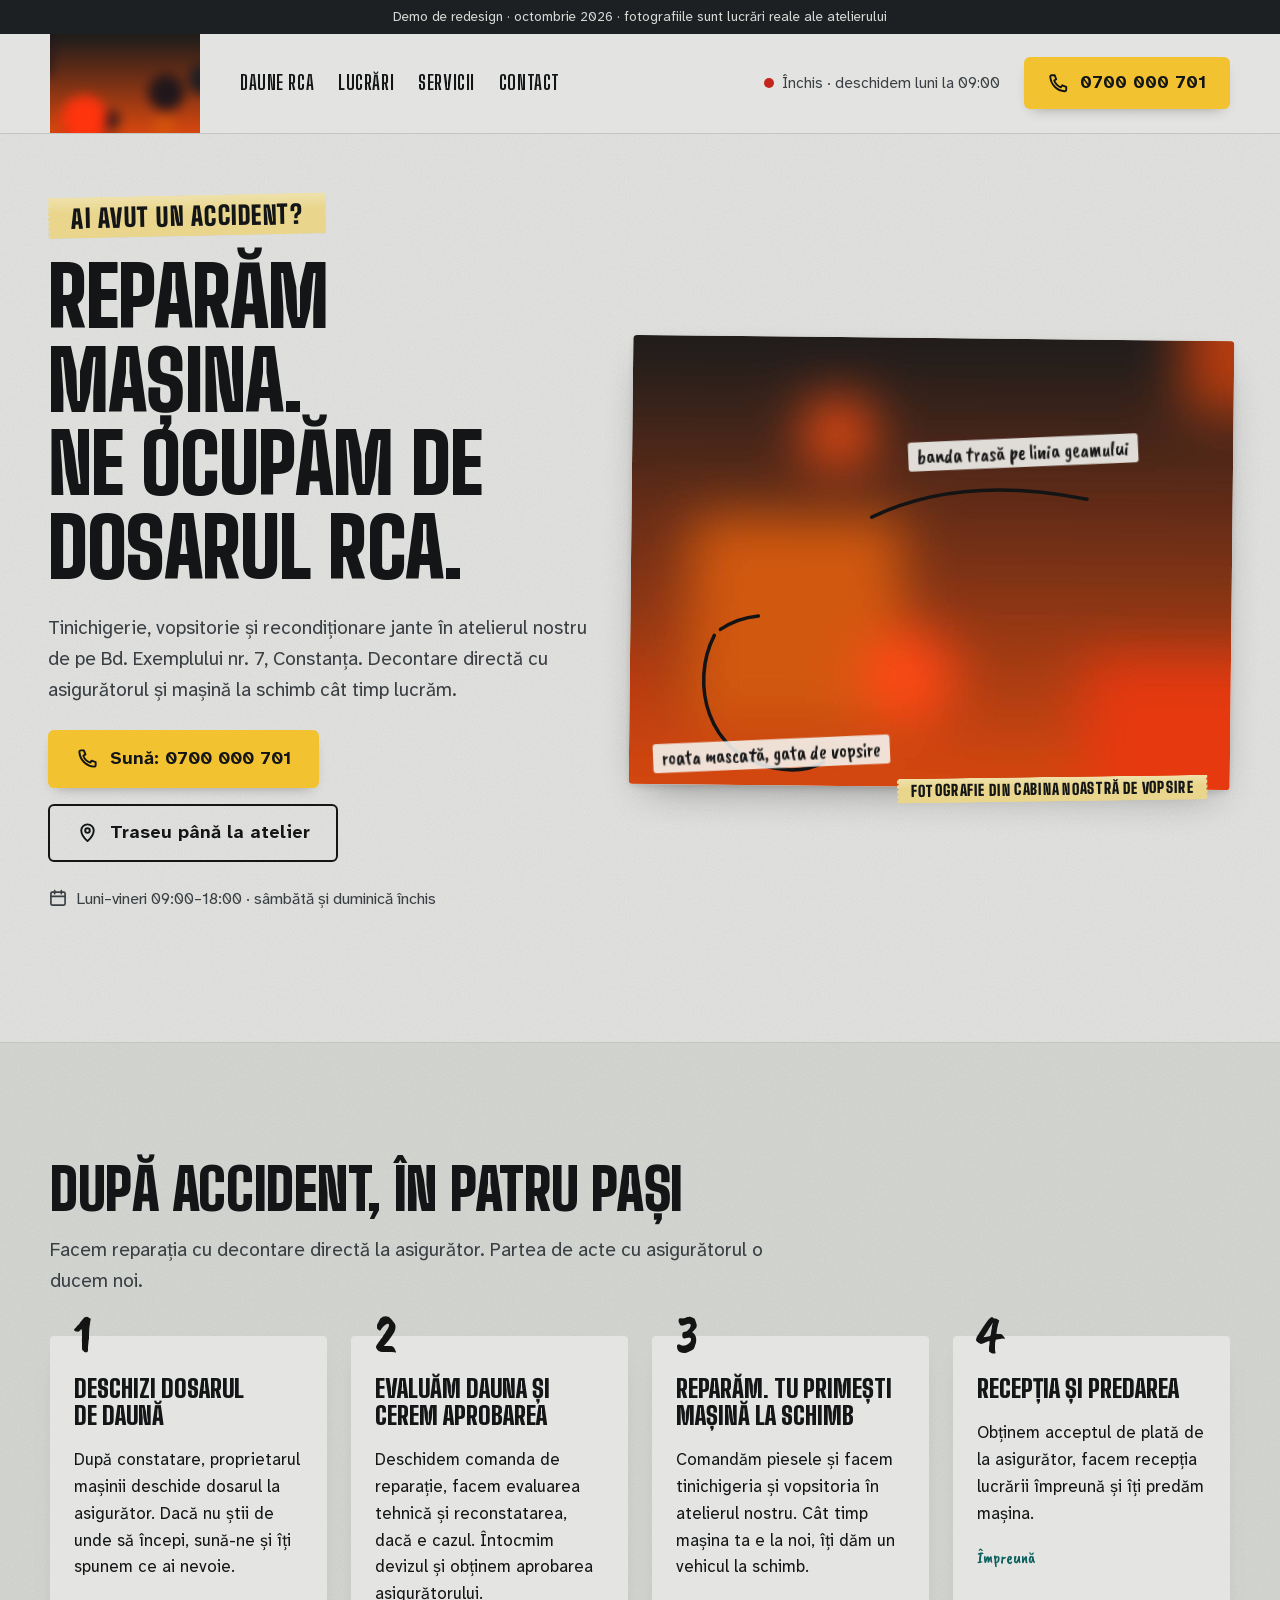
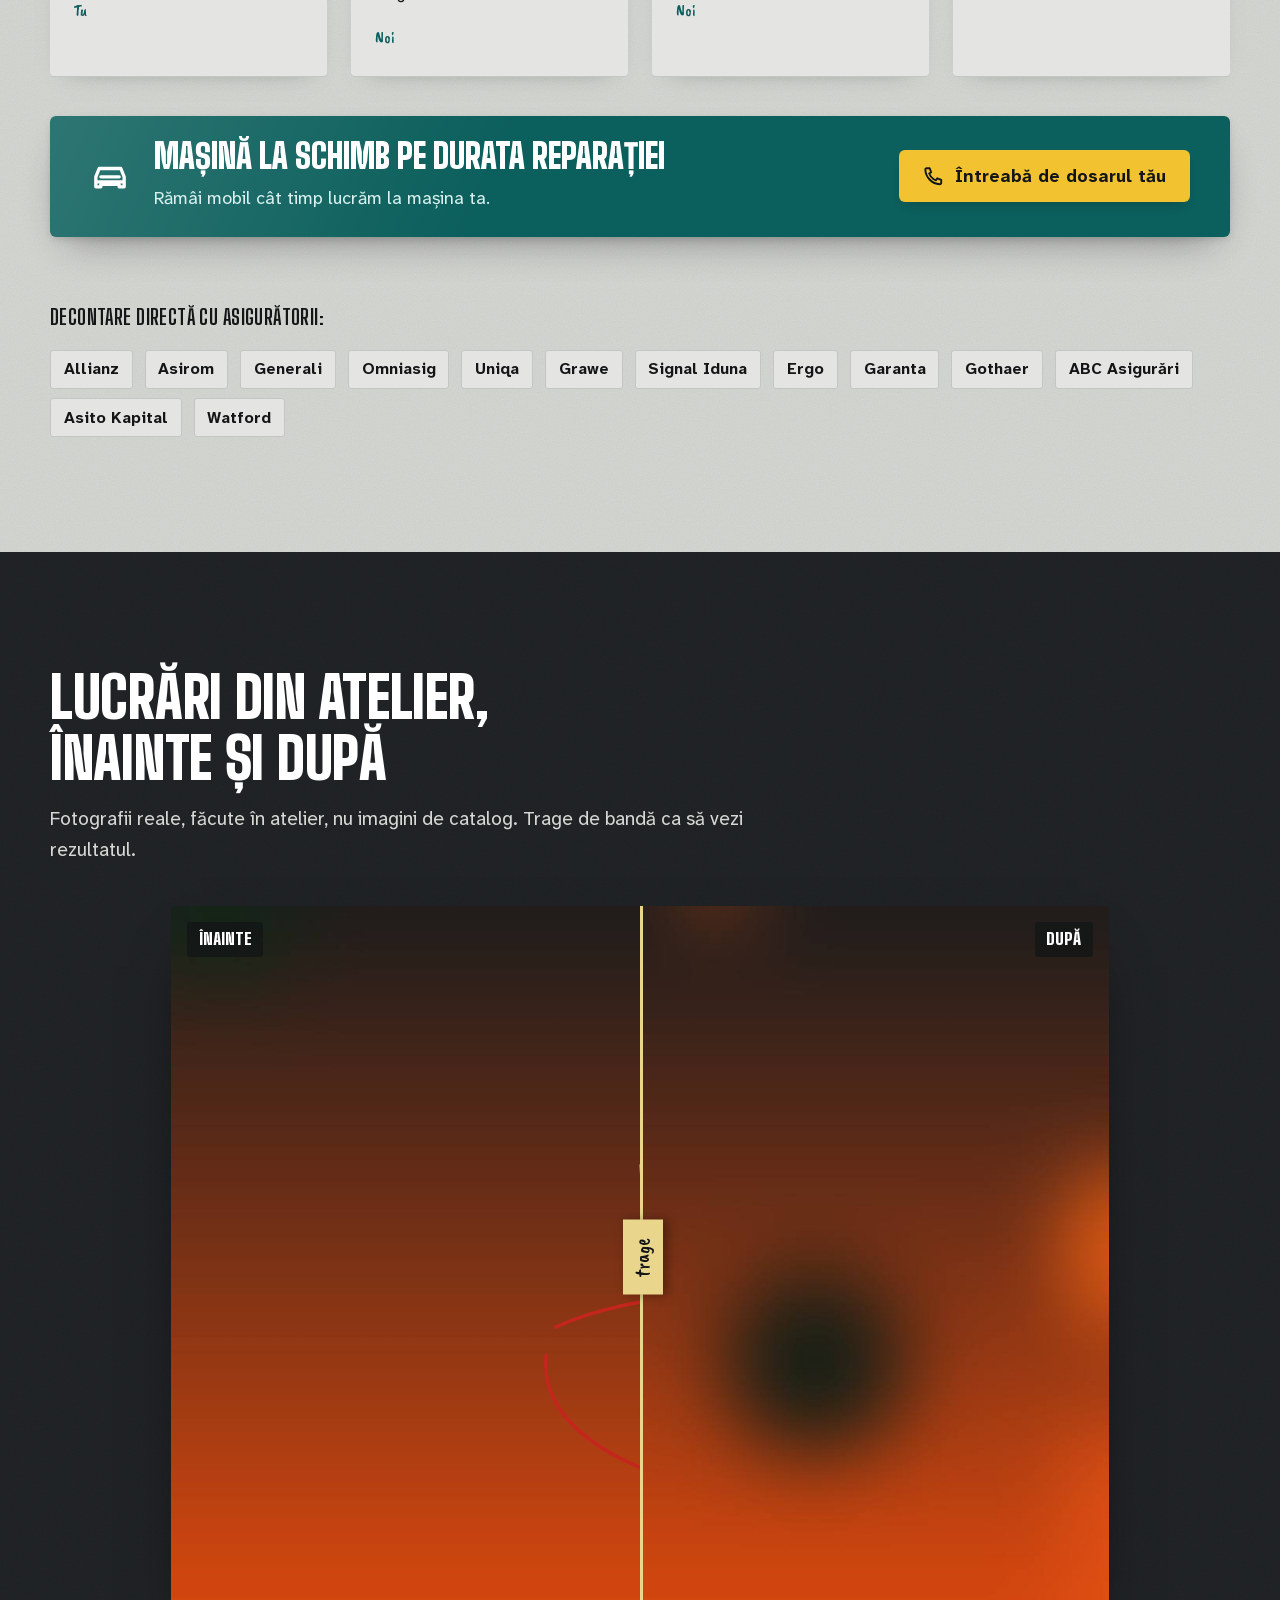
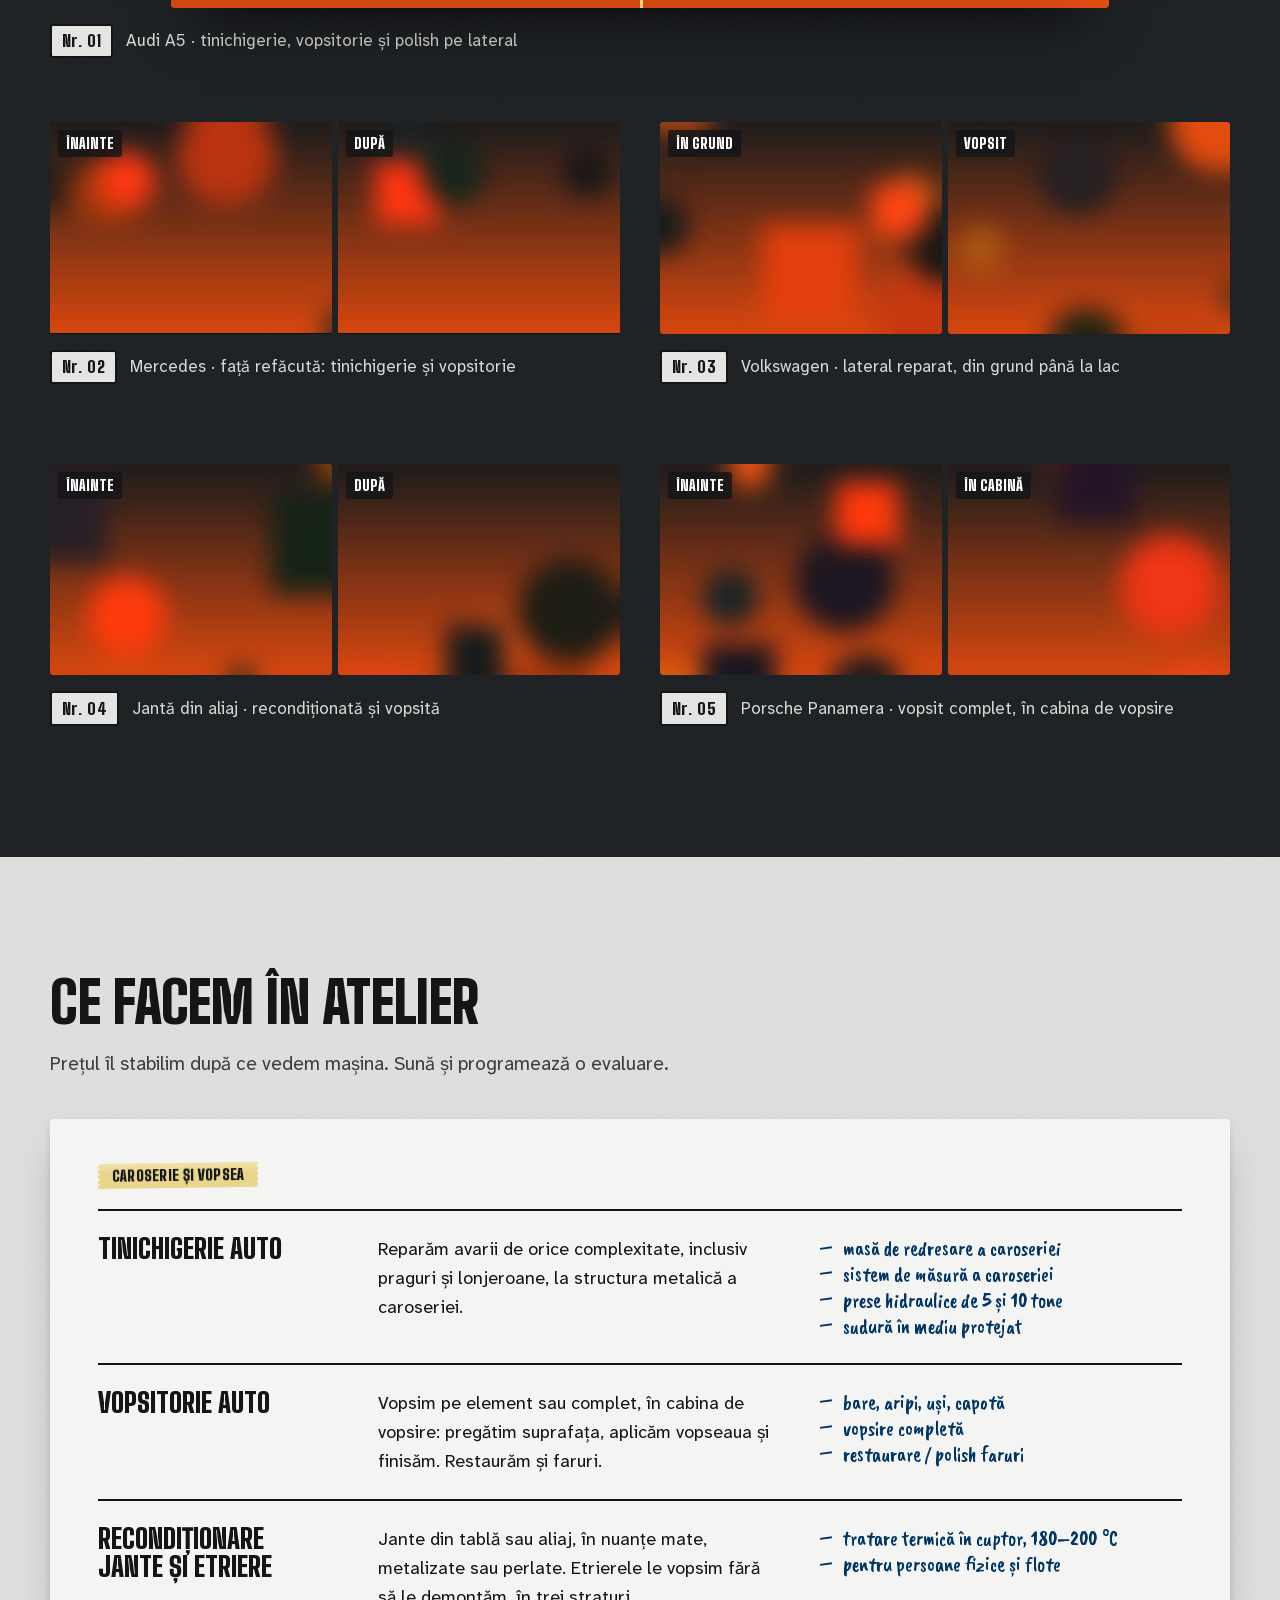
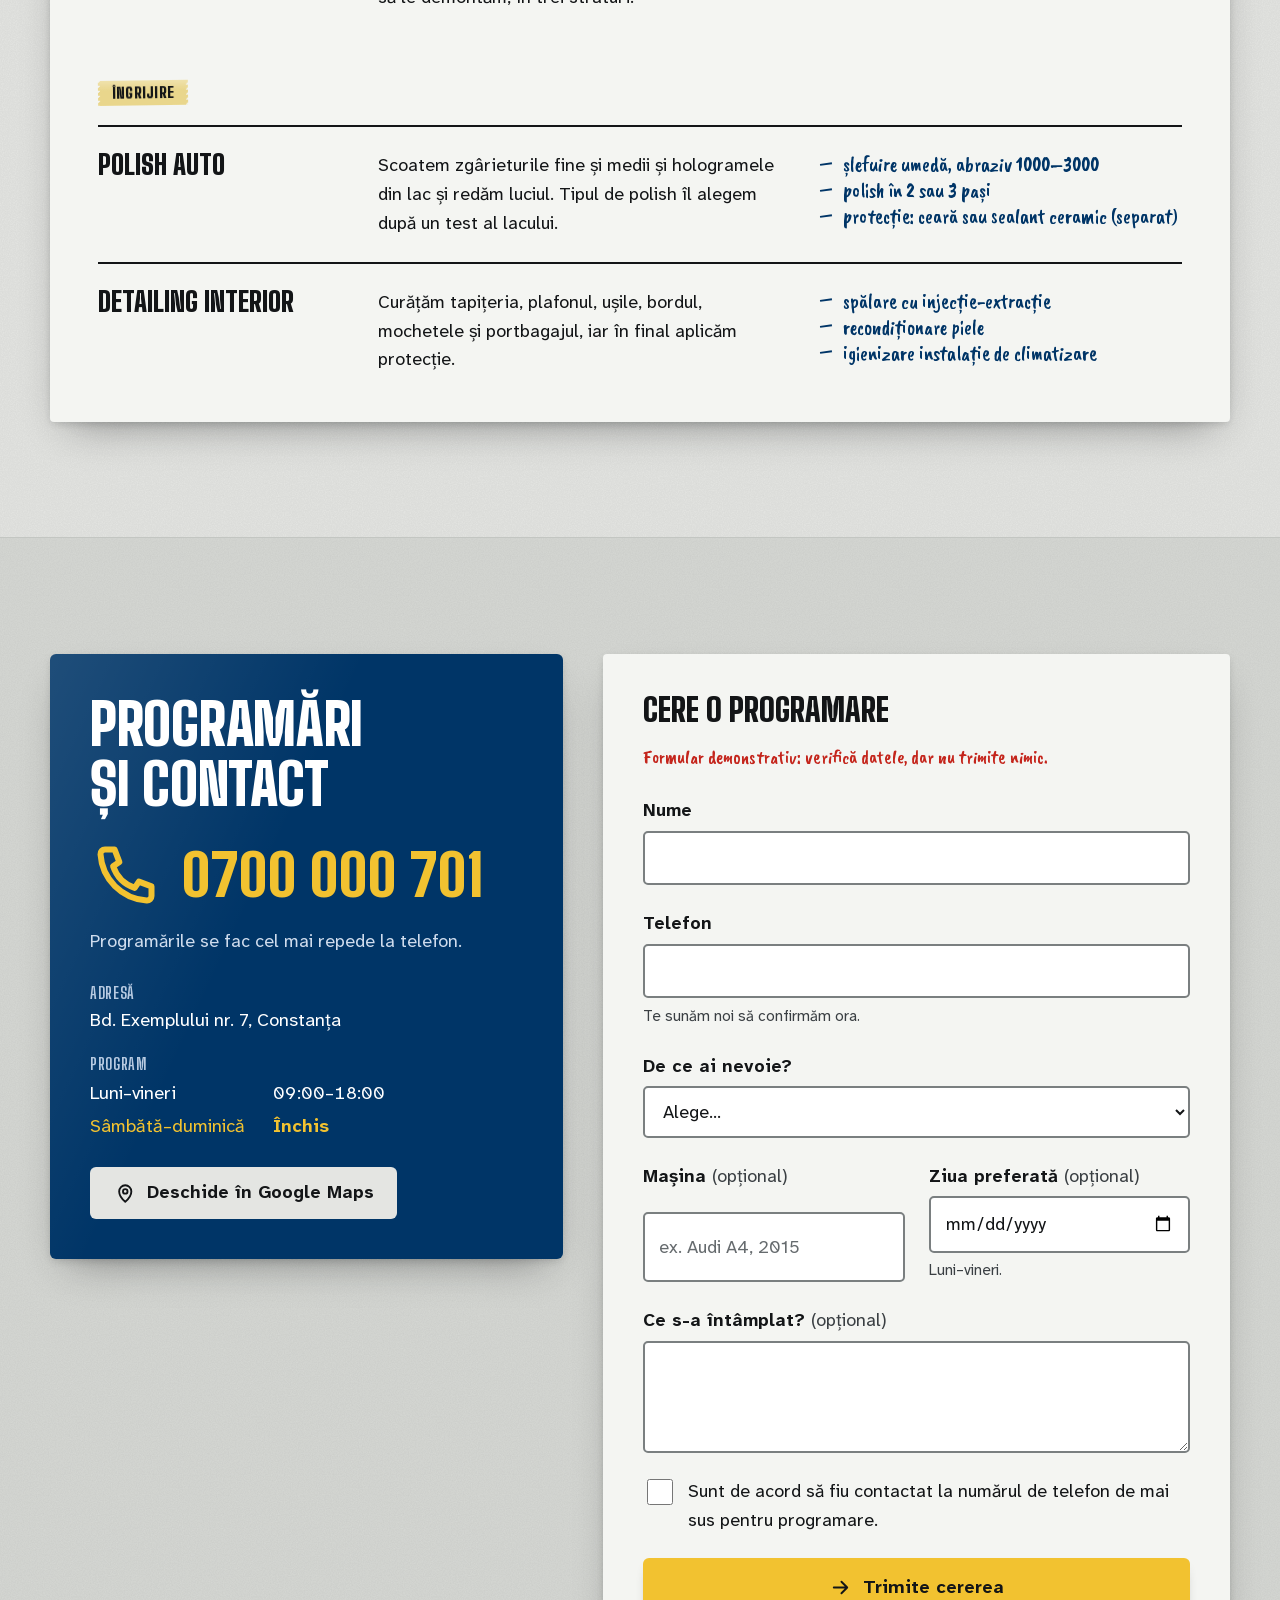
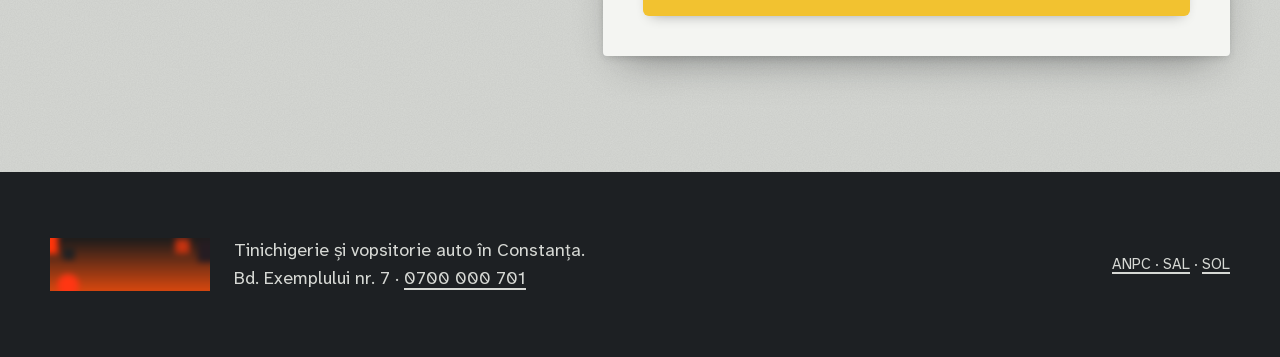
<file: var1/index.html>
<!doctype html>
<html lang="ro">
<head>
  <meta charset="utf-8">
  <meta name="viewport" content="width=device-width, initial-scale=1">
  <title>Caroserie Lumen — Tinichigerie și vopsitorie auto în Constanța</title>
  <meta name="description" content="Atelier de tinichigerie, vopsitorie și recondiționare jante pe Bd. Exemplului nr. 7, Constanța. Reparații de daune cu decontare directă RCA și mașină la schimb. Programări: 0700 000 701.">
  <meta name="theme-color" content="#e4e5e2">
  <link rel="preload" href="assets/fonts/big-shoulders-display-900-latin.woff2" as="font" type="font/woff2" crossorigin>
  <link rel="preload" href="assets/fonts/atkinson-hyperlegible-next-400-latin.woff2" as="font" type="font/woff2" crossorigin>
  <script>document.documentElement.classList.add('js');</script>
  <link rel="stylesheet" href="assets/fonts.css">
  <link rel="stylesheet" href="assets/styles.css">
  <link rel="icon" href="assets/img/logo-sm.png">
  <script type="application/ld+json">
  {
    "@context": "https://schema.org",
    "@type": "AutoBodyShop",
    "name": "Caroserie Lumen",
    "telephone": "+40700000701",
    
    "url": "https://caroserie-lumen.example/",
    "hasMap": "https://www.google.com/maps/search/?api=1&query=Constan%C8%9Ba",
    "address": {
      "@type": "PostalAddress",
      "streetAddress": "Bd. Exemplului nr. 7",
      "addressLocality": "Constanța",
      "addressRegion": "Constanța",
      "addressCountry": "RO"
    },
    "openingHoursSpecification": [{
      "@type": "OpeningHoursSpecification",
      "dayOfWeek": ["Monday", "Tuesday", "Wednesday", "Thursday", "Friday"],
      "opens": "09:00",
      "closes": "18:00"
    }]
  }
  </script>
</head>
<body>
  <svg class="sprite" aria-hidden="true" focusable="false">
    <symbol id="i-phone" viewBox="0 0 24 24"><path d="M5 3.5h3.2l1.6 4.2-2.1 1.4a11.5 11.5 0 0 0 7.2 7.2l1.4-2.1 4.2 1.6V19a1.5 1.5 0 0 1-1.6 1.5A16.5 16.5 0 0 1 3.5 5.1 1.5 1.5 0 0 1 5 3.5Z" fill="none" stroke="currentColor" stroke-width="2" stroke-linejoin="round"/></symbol>
    <symbol id="i-pin" viewBox="0 0 24 24"><path d="M12 21s-6.5-5.6-6.5-11a6.5 6.5 0 0 1 13 0c0 5.4-6.5 11-6.5 11Z" fill="none" stroke="currentColor" stroke-width="2" stroke-linejoin="round"/><circle cx="12" cy="10" r="2.4" fill="none" stroke="currentColor" stroke-width="2"/></symbol>
    <symbol id="i-calendar" viewBox="0 0 24 24"><rect x="3.5" y="5" width="17" height="15.5" rx="1.5" fill="none" stroke="currentColor" stroke-width="2"/><path d="M3.5 10h17M8 3v4M16 3v4" fill="none" stroke="currentColor" stroke-width="2" stroke-linecap="round"/></symbol>
    <symbol id="i-arrow" viewBox="0 0 24 24"><path d="M5 12h13M13 6l6 6-6 6" fill="none" stroke="currentColor" stroke-width="2" stroke-linecap="round" stroke-linejoin="round"/></symbol>
    <symbol id="i-menu" viewBox="0 0 24 24"><path d="M4 7h16M4 12h16M4 17h16" fill="none" stroke="currentColor" stroke-width="2" stroke-linecap="round"/></symbol>
    <symbol id="i-close" viewBox="0 0 24 24"><path d="M6 6l12 12M18 6 6 18" fill="none" stroke="currentColor" stroke-width="2" stroke-linecap="round"/></symbol>
    <symbol id="i-car" viewBox="0 0 24 24"><path d="M3.5 15.5v-3l2-5h13l2 5v3M3.5 15.5h17v3h-3v-1.5h-11V18.5h-3v-3ZM6.5 12.5h11" fill="none" stroke="currentColor" stroke-width="2" stroke-linejoin="round" stroke-linecap="round"/></symbol>
  </svg>

  <a class="skip" href="#continut">Sari la conținut</a>

  <div class="demo-flag" role="note">Demo de redesign · octombrie 2026 · fotografiile sunt lucrări reale ale atelierului</div>

  <header class="top">
    <div class="top__inner">
      <a class="top__logo" href="#acasa" aria-label="Caroserie Lumen, înapoi sus">
        <img src="assets/img/logo-sm.png" width="500" height="168" alt="Caroserie Lumen">
      </a>
      <nav class="top__nav" id="meniu" aria-label="Principal">
        <a href="#rca">Daune RCA</a>
        <a href="#lucrari">Lucrări</a>
        <a href="#servicii">Servicii</a>
        <a href="#contact">Contact</a>
      </nav>
      <p class="status" data-status><span class="status__dot" aria-hidden="true"></span><span data-status-text>Luni–vineri, 09:00–18:00</span></p>
      <a class="btn btn--call top__call" href="tel:+40700000701">
        <svg class="ico" aria-hidden="true"><use href="#i-phone"/></svg>
        <span>0700 000 701</span>
      </a>
      <button class="top__toggle" type="button" aria-expanded="false" aria-controls="meniu">
        <svg class="ico" aria-hidden="true"><use href="#i-menu"/></svg>
        <span class="visually-hidden">Meniu</span>
      </button>
    </div>
  </header>

  <main id="continut">
    <!-- HERO -->
    <section class="hero" id="acasa" aria-labelledby="hero-title">
      <div class="hero__copy">
        <h1 id="hero-title" class="hero__title">
          <span class="tape tape--lead">Ai avut un accident?</span>
          <span class="hero__big">Reparăm mașina.<br>Ne ocupăm de dosarul RCA.</span>
        </h1>
        <p class="hero__lede">Tinichigerie, vopsitorie și recondiționare jante în atelierul nostru de pe Bd. Exemplului nr. 7, Constanța. Decontare directă cu asigurătorul și mașină la schimb cât timp lucrăm. <strong></strong></p>
        <div class="hero__actions">
          <a class="btn btn--call btn--xl" href="tel:+40700000701">
            <svg class="ico" aria-hidden="true"><use href="#i-phone"/></svg>
            <span>Sună: 0700 000 701</span>
          </a>
          <a class="btn btn--ghost btn--xl" href="https://www.google.com/maps/search/?api=1&query=Constan%C8%9Ba" target="_blank" rel="noopener">
            <svg class="ico" aria-hidden="true"><use href="#i-pin"/></svg>
            <span>Traseu până la atelier</span>
          </a>
        </div>
        <p class="hero__hours"><svg class="ico" aria-hidden="true"><use href="#i-calendar"/></svg> Luni–vineri 09:00–18:00 · sâmbătă și duminică închis</p>
      </div>

      <figure class="hero__panel">
        <div class="hero__photo">
          <img src="assets/img/audi-cabina-mascat-1200.jpg"
               srcset="assets/img/audi-cabina-mascat-640.jpg 640w, assets/img/audi-cabina-mascat-1200.jpg 1200w"
               sizes="(min-width: 960px) 52vw, 100vw"
               width="1200" height="898" fetchpriority="high"
               alt="Audi argintiu în cabina de vopsire a atelierului, cu geamurile acoperite cu folie și roata din spate mascată cu hârtie și bandă.">
          <svg class="mark mark--hero" viewBox="0 0 100 75" preserveAspectRatio="none" aria-hidden="true">
            <path class="mark__line" d="M14 50 C 10 58, 13 70, 24 72 C 34 74, 40 66, 37 56 C 34 47, 22 44, 15 49" />
            <path class="mark__line" d="M40 30 C 52 24, 66 24, 82 28" />
          </svg>
          <span class="note note--a" aria-hidden="true">roata mascată, gata de vopsire</span>
          <span class="note note--b" aria-hidden="true">banda trasă pe linia geamului</span>
        </div>
        <figcaption><span class="tape tape--small">Fotografie din cabina noastră de vopsire</span></figcaption>
      </figure>
    </section>

    <!-- RCA -->
    <section class="rca" id="rca" aria-labelledby="rca-title">
      <div class="wrap">
        <header class="section-head">
          <h2 id="rca-title" class="h2">După accident, în patru pași</h2>
          <p class="section-head__lede">Facem reparația cu decontare directă la asigurător. Partea de acte cu asigurătorul o ducem noi.</p>
        </header>

        <ol class="steps">
          <li class="step">
            <span class="step__n" aria-hidden="true">1</span>
            <h3 class="step__t">Deschizi dosarul de daună</h3>
            <p>După constatare, proprietarul mașinii deschide dosarul la asigurător. Dacă nu știi de unde să începi, sună-ne și îți spunem ce ai nevoie.</p>
            <p class="step__who">Tu</p>
          </li>
          <li class="step">
            <span class="step__n" aria-hidden="true">2</span>
            <h3 class="step__t">Evaluăm dauna și cerem aprobarea</h3>
            <p>Deschidem comanda de reparație, facem evaluarea tehnică și reconstatarea, dacă e cazul. Întocmim devizul și obținem aprobarea asigurătorului.</p>
            <p class="step__who">Noi</p>
          </li>
          <li class="step">
            <span class="step__n" aria-hidden="true">3</span>
            <h3 class="step__t">Reparăm. Tu primești mașină la schimb</h3>
            <p>Comandăm piesele și facem tinichigeria și vopsitoria în atelierul nostru. Cât timp mașina ta e la noi, îți dăm un vehicul la schimb.</p>
            <p class="step__who">Noi</p>
          </li>
          <li class="step">
            <span class="step__n" aria-hidden="true">4</span>
            <h3 class="step__t">Recepția și predarea</h3>
            <p>Obținem acceptul de plată de la asigurător, facem recepția lucrării împreună și îți predăm mașina.</p>
            <p class="step__who">Împreună</p>
          </li>
        </ol>

        <div class="loaner">
          <svg class="ico ico--lg" aria-hidden="true"><use href="#i-car"/></svg>
          <div>
            <h3 class="loaner__t">Mașină la schimb pe durata reparației</h3>
            <p>Rămâi mobil cât timp lucrăm la mașina ta.</p>
          </div>
          <a class="btn btn--call" href="tel:+40700000701"><svg class="ico" aria-hidden="true"><use href="#i-phone"/></svg><span>Întreabă de dosarul tău</span></a>
        </div>

        <div class="insurers">
          <h3 class="insurers__t">Decontare directă cu asigurătorii:</h3>
          <ul class="insurers__list">
            <li>Allianz</li><li>Asirom</li><li>Generali</li><li>Omniasig</li><li>Uniqa</li><li>Grawe</li><li>Signal Iduna</li><li>Ergo</li><li>Garanta</li><li>Gothaer</li><li>ABC Asigurări</li><li>Asito Kapital</li><li>Watford</li>
          </ul>
        </div>
      </div>
    </section>

    <!-- LUCRARI -->
    <section class="work" id="lucrari" aria-labelledby="work-title">
      <div class="wrap">
        <header class="section-head section-head--light">
          <h2 id="work-title" class="h2">Lucrări din atelier, înainte și după</h2>
          <p class="section-head__lede">Fotografii reale, făcute în atelier, nu imagini de catalog. Trage de bandă ca să vezi rezultatul.</p>
        </header>

        <figure class="reveal" data-reveal>
          <div class="reveal__stage" style="--pos: 50%">
            <img class="reveal__after" src="assets/img/audi-a5-dupa-1200.jpg"
                 srcset="assets/img/audi-a5-dupa-640.jpg 640w, assets/img/audi-a5-dupa-1200.jpg 1200w"
                 sizes="(min-width: 1100px) 1040px, 100vw" width="1200" height="898"
                 alt="După: Audi A5 gri, lateral reparat și revopsit, fără urme de lovitură.">
            <div class="reveal__before">
              <img src="assets/img/audi-a5-inainte-1200.jpg"
                   srcset="assets/img/audi-a5-inainte-640.jpg 640w, assets/img/audi-a5-inainte-1200.jpg 1200w"
                   sizes="(min-width: 1100px) 1040px, 100vw" width="1200" height="898"
                   alt="Înainte: Audi A5 gri cu aripa spate și partea de jos a ușii lovite și zgâriate.">
              <svg class="mark mark--damage" viewBox="0 0 100 75" preserveAspectRatio="none" aria-hidden="true">
                <path class="mark__line mark__line--red" d="M41 45 C 56 38, 88 42, 98 52 C 102 60, 88 65, 70 64 C 52 63, 39 57, 40 48" />
              </svg>
              <span class="note note--damage" aria-hidden="true">lovit: aripa spate + ușa</span>
            </div>
            <span class="reveal__label reveal__label--before" aria-hidden="true">Înainte</span>
            <span class="reveal__label reveal__label--after" aria-hidden="true">După</span>
            <span class="reveal__handle" aria-hidden="true"><span class="reveal__tab">trage</span></span>
            <input class="reveal__range" type="range" min="0" max="100" value="50" aria-label="Compară înainte și după: Audi A5. Stânga arată mai mult după, dreapta mai mult înainte.">
          </div>
          <figcaption class="reveal__cap"><span class="plate">Nr. 01</span> Audi A5 · tinichigerie, vopsitorie și polish pe lateral</figcaption>
        </figure>

        <ol class="pairs">
          <li class="pair">
            <div class="pair__imgs">
              <figure><img src="assets/img/mercedes-inainte-640.jpg" srcset="assets/img/mercedes-inainte-640.jpg 640w, assets/img/mercedes-inainte-1200.jpg 1200w" sizes="(min-width: 960px) 24vw, 50vw" width="640" height="479" loading="lazy" alt="Înainte: Mercedes maro cu partea din față distrusă, bara și farurile lipsă, în atelier."><figcaption>Înainte</figcaption></figure>
              <figure><img src="assets/img/mercedes-dupa-640.jpg" srcset="assets/img/mercedes-dupa-640.jpg 640w, assets/img/mercedes-dupa-1200.jpg 1200w" sizes="(min-width: 960px) 24vw, 50vw" width="640" height="479" loading="lazy" alt="După: același Mercedes maro, cu fața refăcută complet, parcat pe stradă."><figcaption>După</figcaption></figure>
            </div>
            <p class="pair__cap"><span class="plate">Nr. 02</span> Mercedes · față refăcută: tinichigerie și vopsitorie</p>
          </li>
          <li class="pair">
            <div class="pair__imgs">
              <figure><img src="assets/img/vw-grund-640.jpg" srcset="assets/img/vw-grund-640.jpg 640w, assets/img/vw-grund-1200.jpg 1200w" sizes="(min-width: 960px) 24vw, 50vw" width="640" height="480" loading="lazy" alt="În lucru: Volkswagen dezechipat, cu lateralul în grund gri, în atelier."><figcaption>În grund</figcaption></figure>
              <figure><img src="assets/img/vw-dupa-640.jpg" srcset="assets/img/vw-dupa-640.jpg 640w, assets/img/vw-dupa-1200.jpg 1200w" sizes="(min-width: 960px) 24vw, 50vw" width="640" height="480" loading="lazy" alt="După vopsire: același Volkswagen, lateralul negru lucios, în atelier."><figcaption>Vopsit</figcaption></figure>
            </div>
            <p class="pair__cap"><span class="plate">Nr. 03</span> Volkswagen · lateral reparat, din grund până la lac</p>
          </li>
          <li class="pair">
            <div class="pair__imgs">
              <figure><img src="assets/img/janta-inainte-640.jpg" srcset="assets/img/janta-inainte-640.jpg 640w, assets/img/janta-inainte-1200.jpg 1200w" sizes="(min-width: 960px) 24vw, 50vw" width="640" height="480" loading="lazy" alt="Înainte: jantă din aliaj cu marginea zgâriată și coroziune."><figcaption>Înainte</figcaption></figure>
              <figure><img src="assets/img/janta-dupa-640.jpg" srcset="assets/img/janta-dupa-640.jpg 640w, assets/img/janta-dupa-1200.jpg 1200w" sizes="(min-width: 960px) 24vw, 50vw" width="640" height="480" loading="lazy" alt="După: aceeași jantă recondiționată, vopsită gri antracit lucios."><figcaption>După</figcaption></figure>
            </div>
            <p class="pair__cap"><span class="plate">Nr. 04</span> Jantă din aliaj · recondiționată și vopsită</p>
          </li>
          <li class="pair">
            <div class="pair__imgs">
              <figure><img src="assets/img/porsche-inainte-640.jpg" srcset="assets/img/porsche-inainte-640.jpg 640w, assets/img/porsche-inainte-1200.jpg 1200w" sizes="(min-width: 960px) 24vw, 50vw" width="640" height="479" loading="lazy" alt="Înainte: Porsche Panamera negru cu spatele lovit și bara lipsă, pe stradă."><figcaption>Înainte</figcaption></figure>
              <figure><img src="assets/img/porsche-cabina-640.jpg" srcset="assets/img/porsche-cabina-640.jpg 640w, assets/img/porsche-cabina-1200.jpg 1200w" sizes="(min-width: 960px) 24vw, 50vw" width="640" height="479" loading="lazy" alt="În lucru: același Porsche în cabina de vopsire, caroseria lucioasă, spatele încă dezechipat."><figcaption>În cabină</figcaption></figure>
            </div>
            <p class="pair__cap"><span class="plate">Nr. 05</span> Porsche Panamera · vopsit complet, în cabina de vopsire</p>
          </li>
        </ol>
      </div>
    </section>

    <!-- SERVICII -->
    <section class="services" id="servicii" aria-labelledby="services-title">
      <div class="wrap">
        <header class="section-head">
          <h2 id="services-title" class="h2">Ce facem în atelier</h2>
          <p class="section-head__lede">Prețul îl stabilim după ce vedem mașina. Sună și programează o evaluare.</p>
        </header>

        <div class="sheet">
          <h3 class="sheet__group"><span class="tape tape--small">Caroserie și vopsea</span></h3>
          <article class="job">
            <h4 class="job__t">Tinichigerie auto</h4>
            <p class="job__d">Reparăm avarii de orice complexitate, inclusiv praguri și lonjeroane, la structura metalică a caroseriei.</p>
            <ul class="job__kit" aria-label="Echipamente">
              <li>masă de redresare a caroseriei</li>
              <li>sistem de măsură a caroseriei</li>
              <li>prese hidraulice de 5 și 10 tone</li>
              <li>sudură în mediu protejat</li>
            </ul>
          </article>
          <article class="job">
            <h4 class="job__t">Vopsitorie auto</h4>
            <p class="job__d">Vopsim pe element sau complet, în cabina de vopsire: pregătim suprafața, aplicăm vopseaua și finisăm. Restaurăm și faruri.</p>
            <ul class="job__kit" aria-label="Exemple">
              <li>bare, aripi, uși, capotă</li>
              <li>vopsire completă</li>
              <li>restaurare / polish faruri</li>
            </ul>
          </article>
          <article class="job">
            <h4 class="job__t">Recondiționare jante și etriere</h4>
            <p class="job__d">Jante din tablă sau aliaj, în nuanțe mate, metalizate sau perlate. Etrierele le vopsim fără să le demontăm, în trei straturi.</p>
            <ul class="job__kit" aria-label="Detalii">
              <li>tratare termică în cuptor, 180–200 °C</li>
              <li>pentru persoane fizice și flote</li>
            </ul>
          </article>

          <h3 class="sheet__group"><span class="tape tape--small">Îngrijire</span></h3>
          <article class="job">
            <h4 class="job__t">Polish auto</h4>
            <p class="job__d">Scoatem zgârieturile fine și medii și hologramele din lac și redăm luciul. Tipul de polish îl alegem după un test al lacului.</p>
            <ul class="job__kit" aria-label="Detalii">
              <li>șlefuire umedă, abraziv 1000–3000</li>
              <li>polish în 2 sau 3 pași</li>
              <li>protecție: ceară sau sealant ceramic (separat)</li>
            </ul>
          </article>
          <article class="job">
            <h4 class="job__t">Detailing interior</h4>
            <p class="job__d">Curățăm tapițeria, plafonul, ușile, bordul, mochetele și portbagajul, iar în final aplicăm protecție.</p>
            <ul class="job__kit" aria-label="Detalii">
              <li>spălare cu injecție-extracție</li>
              <li>recondiționare piele</li>
              <li>igienizare instalație de climatizare</li>
            </ul>
          </article>
        </div>
      </div>
    </section>

    <!-- CONTACT -->
    <section class="contact" id="contact" aria-labelledby="contact-title">
      <div class="wrap contact__grid">
        <div class="contact__card">
          <h2 id="contact-title" class="h2 h2--on-dark">Programări și contact</h2>
          <a class="contact__phone" href="tel:+40700000701">
            <svg class="ico" aria-hidden="true"><use href="#i-phone"/></svg>0700 000 701
          </a>
          <p class="contact__hint">Programările se fac cel mai repede la telefon.</p>
          <dl class="contact__facts">
            <div><dt>Adresă</dt><dd>Bd. Exemplului nr. 7, Constanța</dd></div>
            <div><dt>Program</dt><dd>
              <table class="hours">
                <caption class="visually-hidden">Program de lucru</caption>
                <tbody>
                  <tr data-days="1-5"><th scope="row">Luni–vineri</th><td>09:00–18:00</td></tr>
                  <tr data-days="6-0"><th scope="row">Sâmbătă–duminică</th><td>Închis</td></tr>
                </tbody>
              </table>
            </dd></div>
          </dl>
          <a class="btn btn--paper" href="https://www.google.com/maps/search/?api=1&query=Constan%C8%9Ba" target="_blank" rel="noopener">
            <svg class="ico" aria-hidden="true"><use href="#i-pin"/></svg><span>Deschide în Google Maps</span>
          </a>
        </div>

        <form class="booking" novalidate data-booking aria-labelledby="booking-title">
          <h3 id="booking-title" class="booking__t">Cere o programare</h3>
          <p class="booking__demo" role="note">Formular demonstrativ: verifică datele, dar nu trimite nimic.</p>

          <div class="field">
            <label for="f-nume">Nume</label>
            <input id="f-nume" name="nume" type="text" autocomplete="name" required aria-describedby="e-nume">
            <p class="field__err" id="e-nume" hidden></p>
          </div>
          <div class="field">
            <label for="f-tel">Telefon</label>
            <input id="f-tel" name="telefon" type="tel" inputmode="tel" autocomplete="tel" required aria-describedby="h-tel e-tel">
            <p class="field__hint" id="h-tel">Te sunăm noi să confirmăm ora.</p>
            <p class="field__err" id="e-tel" hidden></p>
          </div>
          <div class="field">
            <label for="f-motiv">De ce ai nevoie?</label>
            <select id="f-motiv" name="motiv" required aria-describedby="e-motiv">
              <option value="">Alege…</option>
              <option>Reparație după accident (dosar RCA)</option>
              <option>Tinichigerie</option>
              <option>Vopsitorie</option>
              <option>Recondiționare jante sau etriere</option>
              <option>Polish auto</option>
              <option>Detailing interior</option>
              <option>Altceva</option>
            </select>
            <p class="field__err" id="e-motiv" hidden></p>
          </div>
          <div class="field-row">
            <div class="field">
              <label for="f-masina">Mașina <span class="opt">(opțional)</span></label>
              <input id="f-masina" name="masina" type="text" placeholder="ex. Audi A4, 2015">
            </div>
            <div class="field">
              <label for="f-zi">Ziua preferată <span class="opt">(opțional)</span></label>
              <input id="f-zi" name="zi" type="date" aria-describedby="h-zi e-zi">
              <p class="field__hint" id="h-zi">Luni–vineri.</p>
              <p class="field__err" id="e-zi" hidden></p>
            </div>
          </div>
          <div class="field">
            <label for="f-mesaj">Ce s-a întâmplat? <span class="opt">(opțional)</span></label>
            <textarea id="f-mesaj" name="mesaj" rows="3"></textarea>
          </div>
          <div class="field field--check">
            <input id="f-acord" name="acord" type="checkbox" required aria-describedby="e-acord">
            <label for="f-acord">Sunt de acord să fiu contactat la numărul de telefon de mai sus pentru programare.</label>
            <p class="field__err" id="e-acord" hidden></p>
          </div>
          <button class="btn btn--call btn--xl booking__submit" type="submit">
            <svg class="ico" aria-hidden="true"><use href="#i-arrow"/></svg><span>Trimite cererea</span>
          </button>
          <div class="booking__done" data-done hidden tabindex="-1">
            <p class="booking__done-t">Cererea e validă.</p>
            <p>În site-ul real, aici ar pleca cererea către atelier. În acest demo nu s-a trimis nimic. Pentru o programare reală, sună la <a href="tel:+40700000701">0700 000 701</a>.</p>
          </div>
        </form>
      </div>
    </section>
  </main>

  <footer class="foot">
    <div class="wrap foot__inner">
      <img class="foot__logo" src="assets/img/logo-sm-w.png" width="500" height="168" alt="Caroserie Lumen" loading="lazy">
      <p>Tinichigerie și vopsitorie auto în Constanța.<br>Bd. Exemplului nr. 7 · <a href="tel:+40700000701">0700 000 701</a></p>
      <p class="foot__legal"><a href="https://anpc.ro/ce-este-sal/" target="_blank" rel="noopener">ANPC · SAL</a> · <a href="https://ec.europa.eu/consumers/odr/main/index.cfm?event=main.home2.show&amp;lng=RO" target="_blank" rel="noopener">SOL</a></p>
    </div>
  </footer>

  <nav class="dock" aria-label="Acțiuni rapide">
    <a class="dock__btn dock__btn--call" href="tel:+40700000701"><svg class="ico" aria-hidden="true"><use href="#i-phone"/></svg><span>Sună</span></a>
    <a class="dock__btn" href="https://www.google.com/maps/search/?api=1&query=Constan%C8%9Ba" target="_blank" rel="noopener"><svg class="ico" aria-hidden="true"><use href="#i-pin"/></svg><span>Traseu</span></a>
    <a class="dock__btn" href="#contact"><svg class="ico" aria-hidden="true"><use href="#i-calendar"/></svg><span>Programare</span></a>
  </nav>

  <script src="assets/app.js" defer></script>
</body>
</html>
</file>
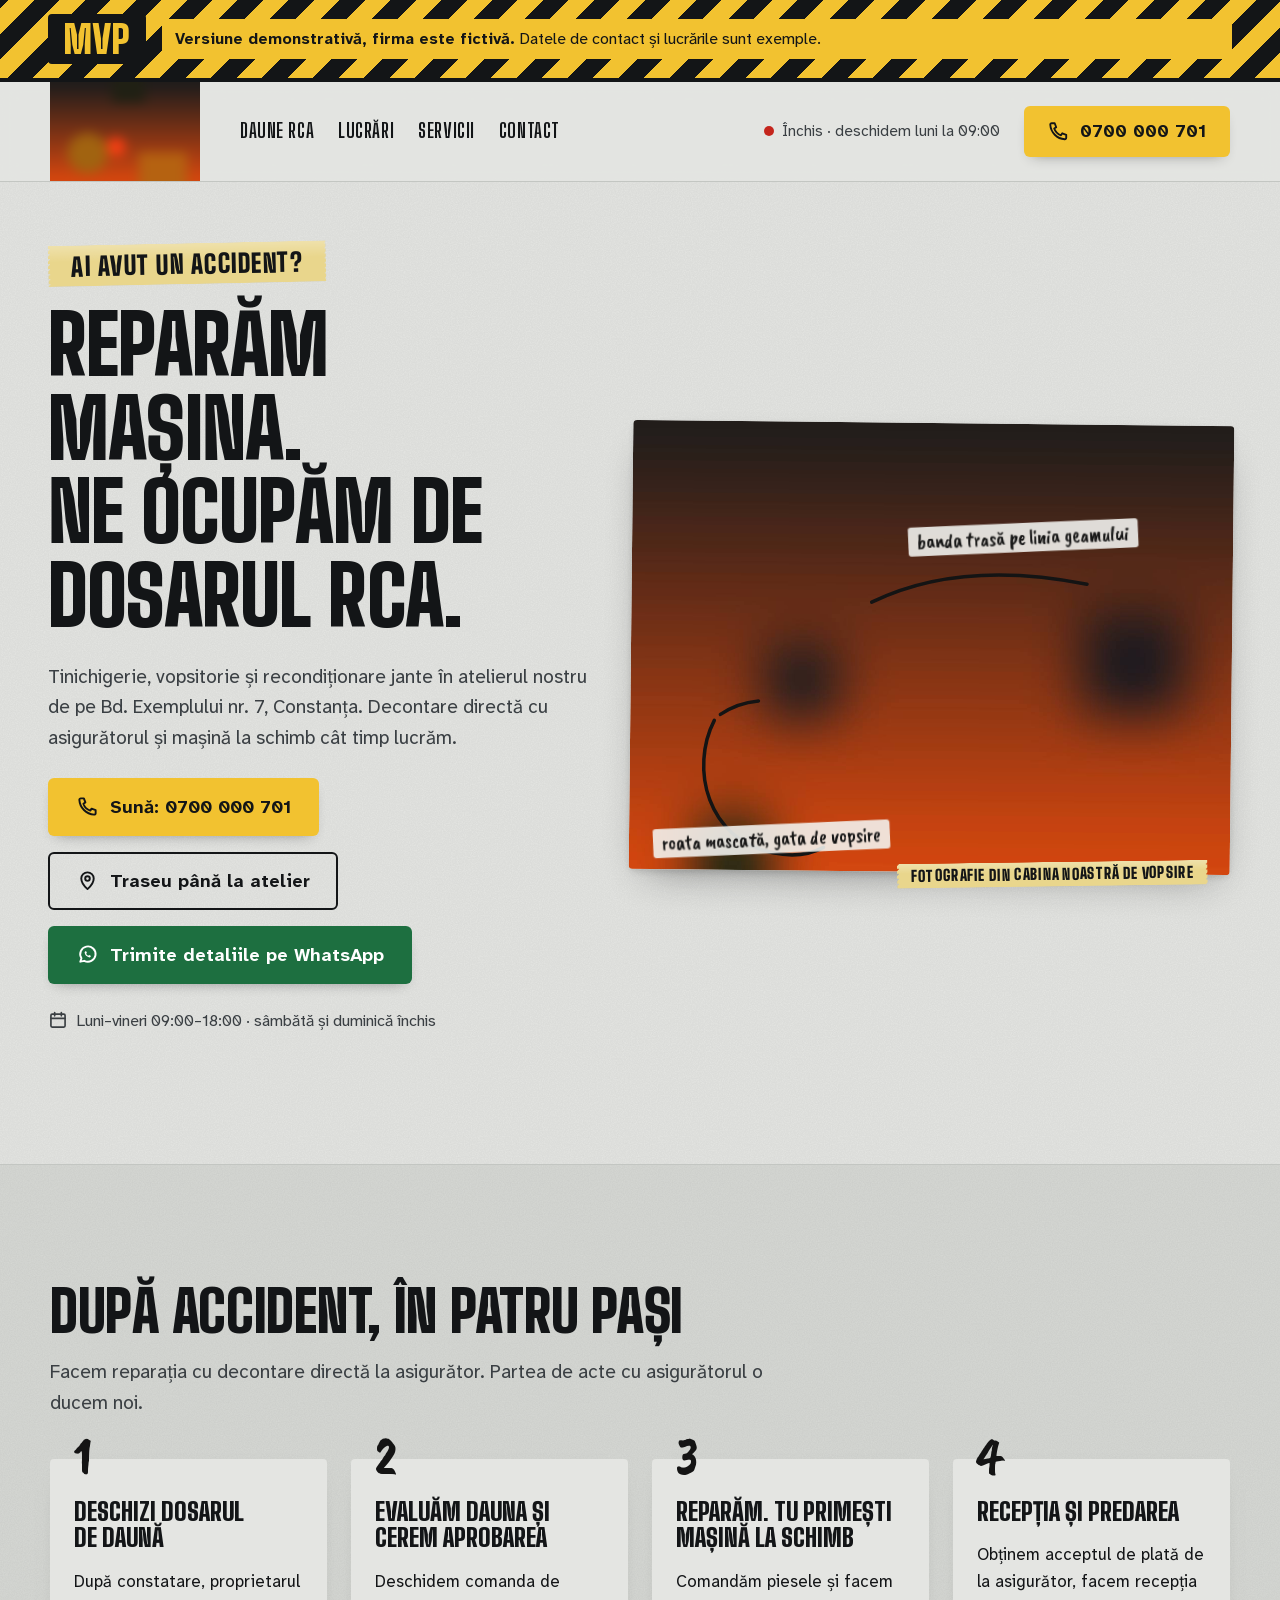
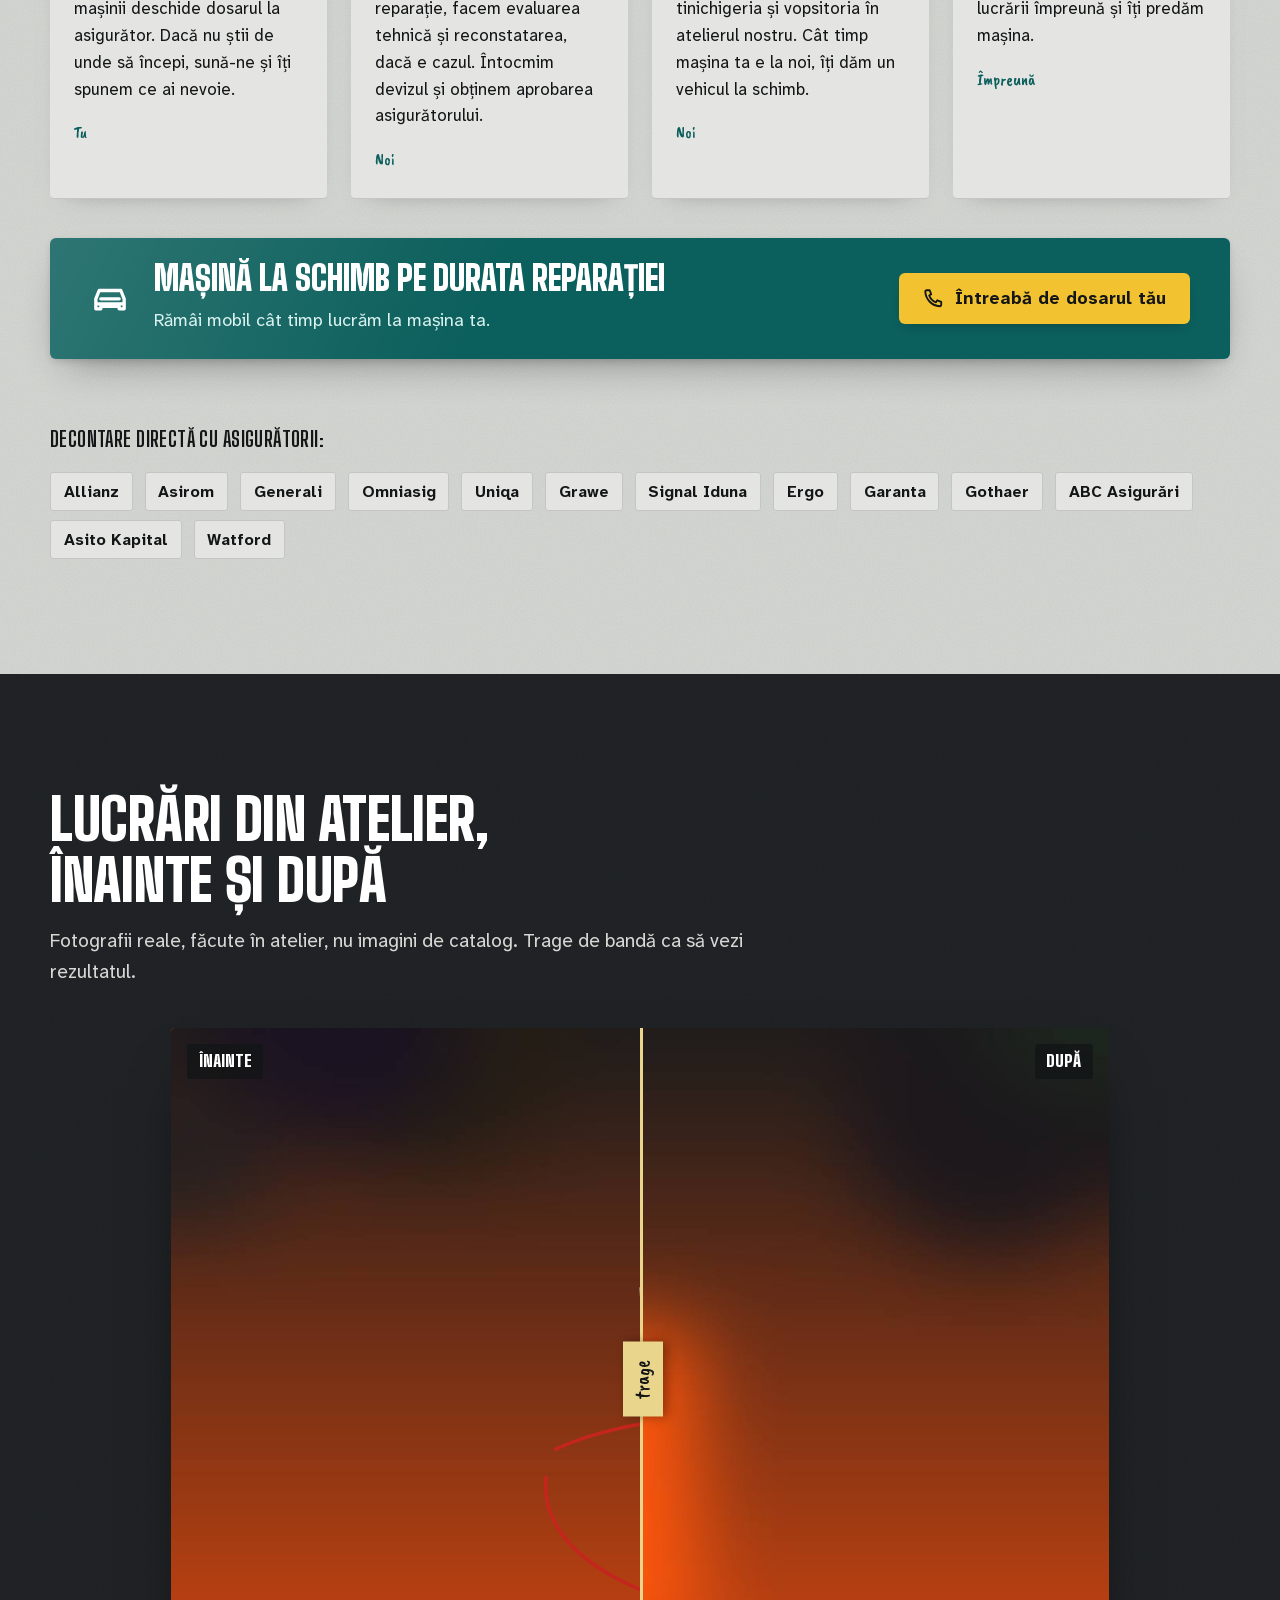
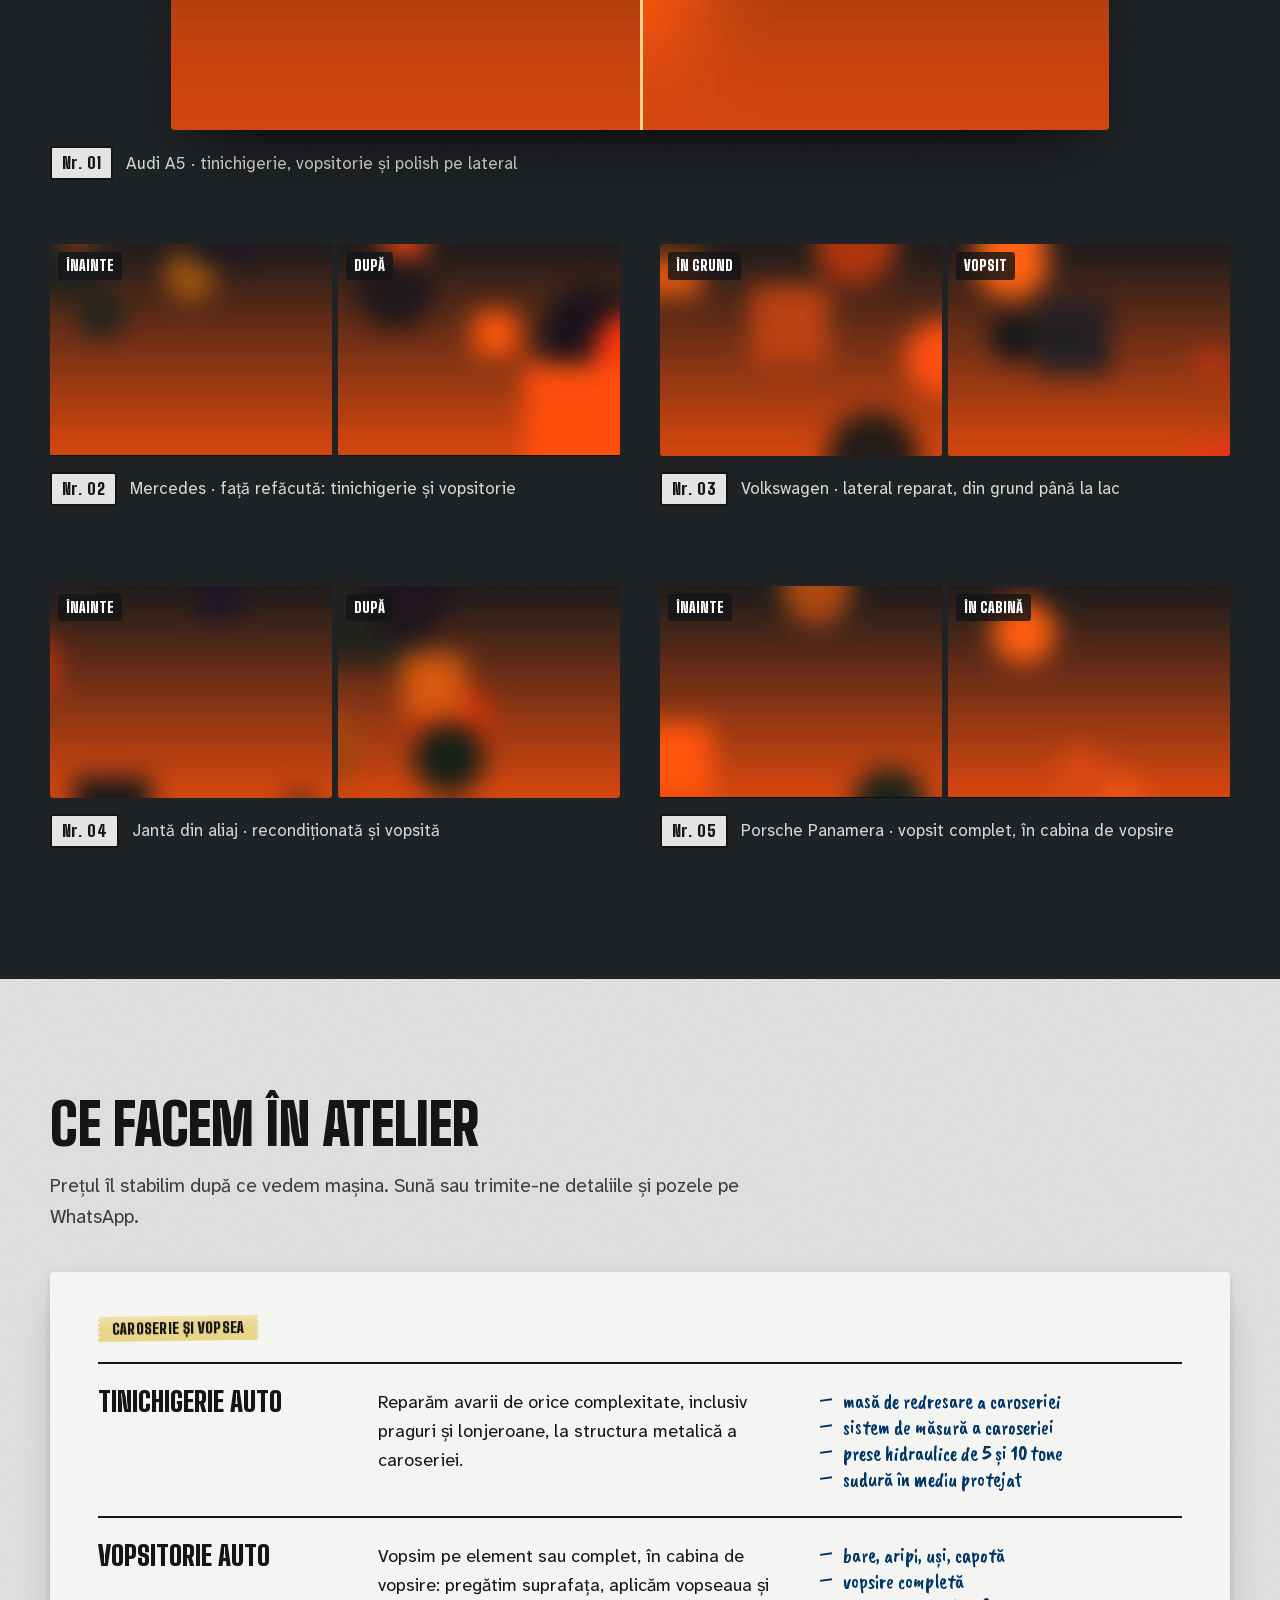
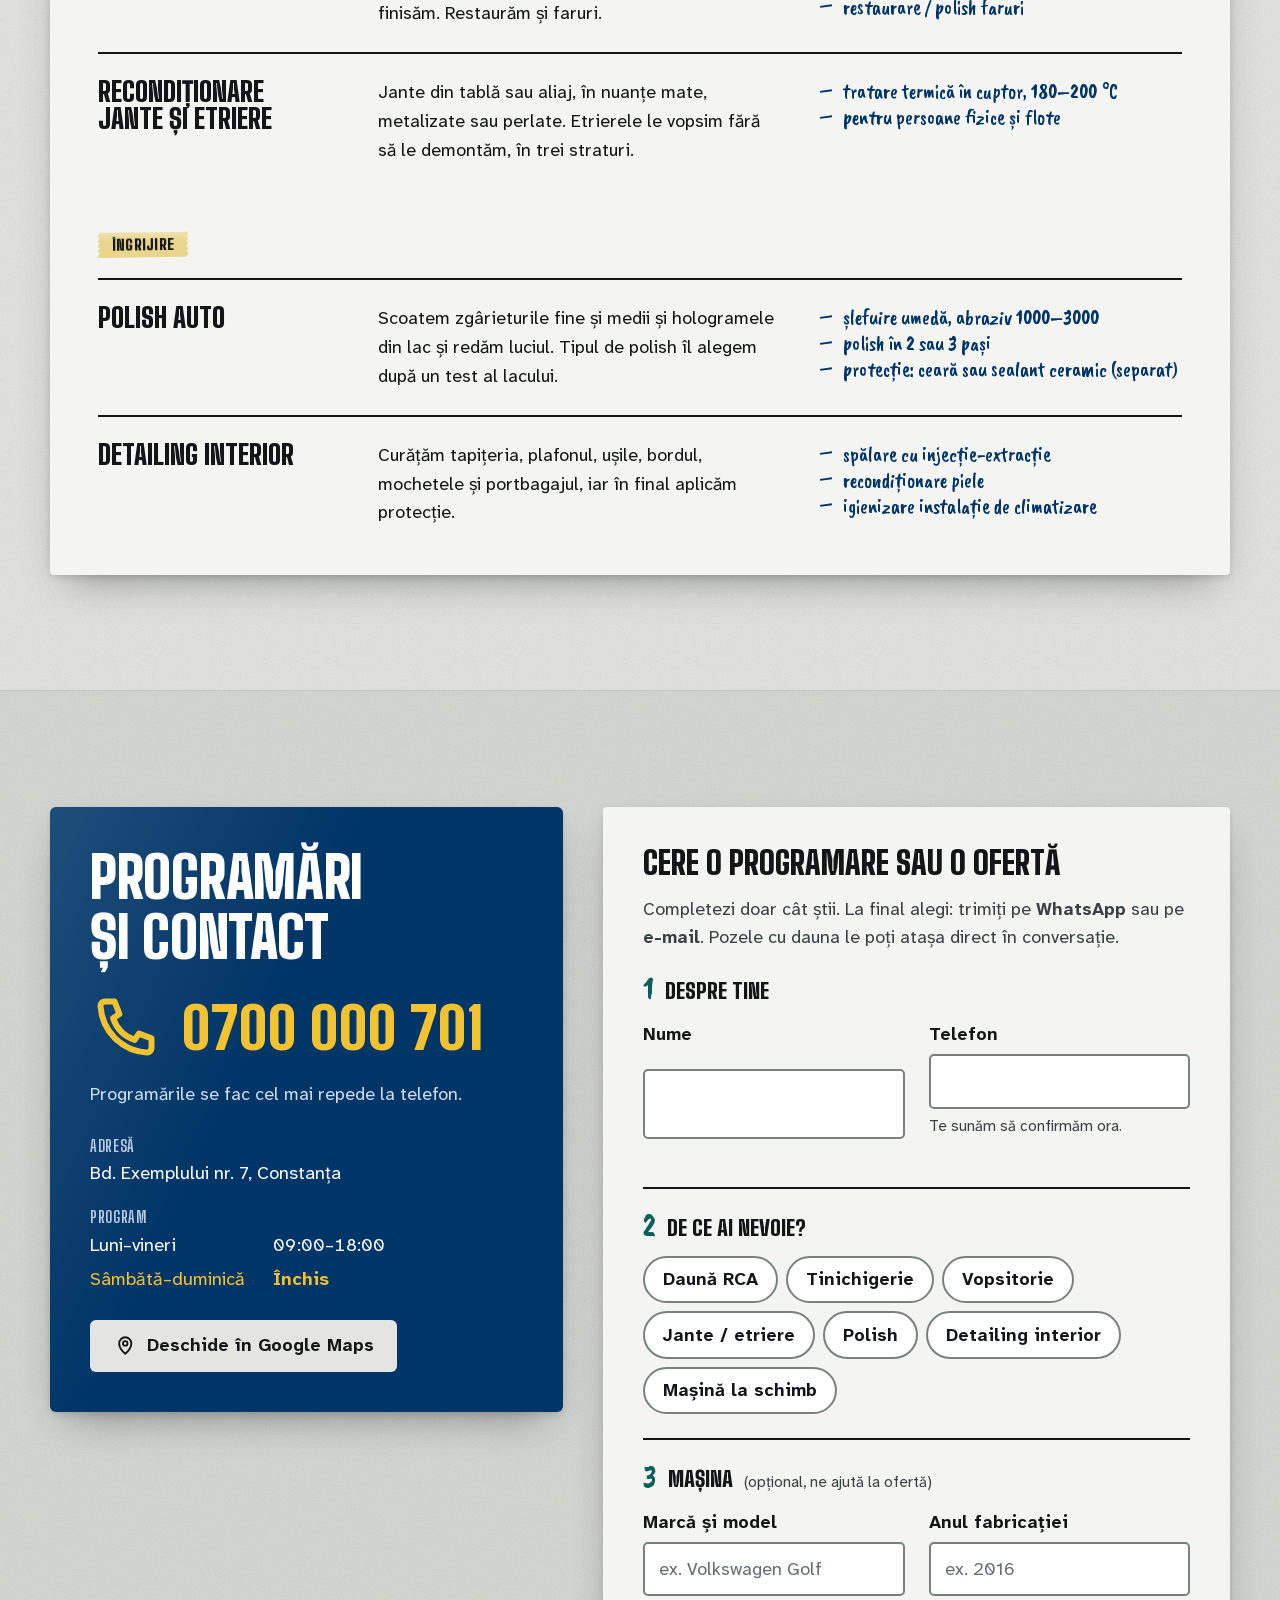
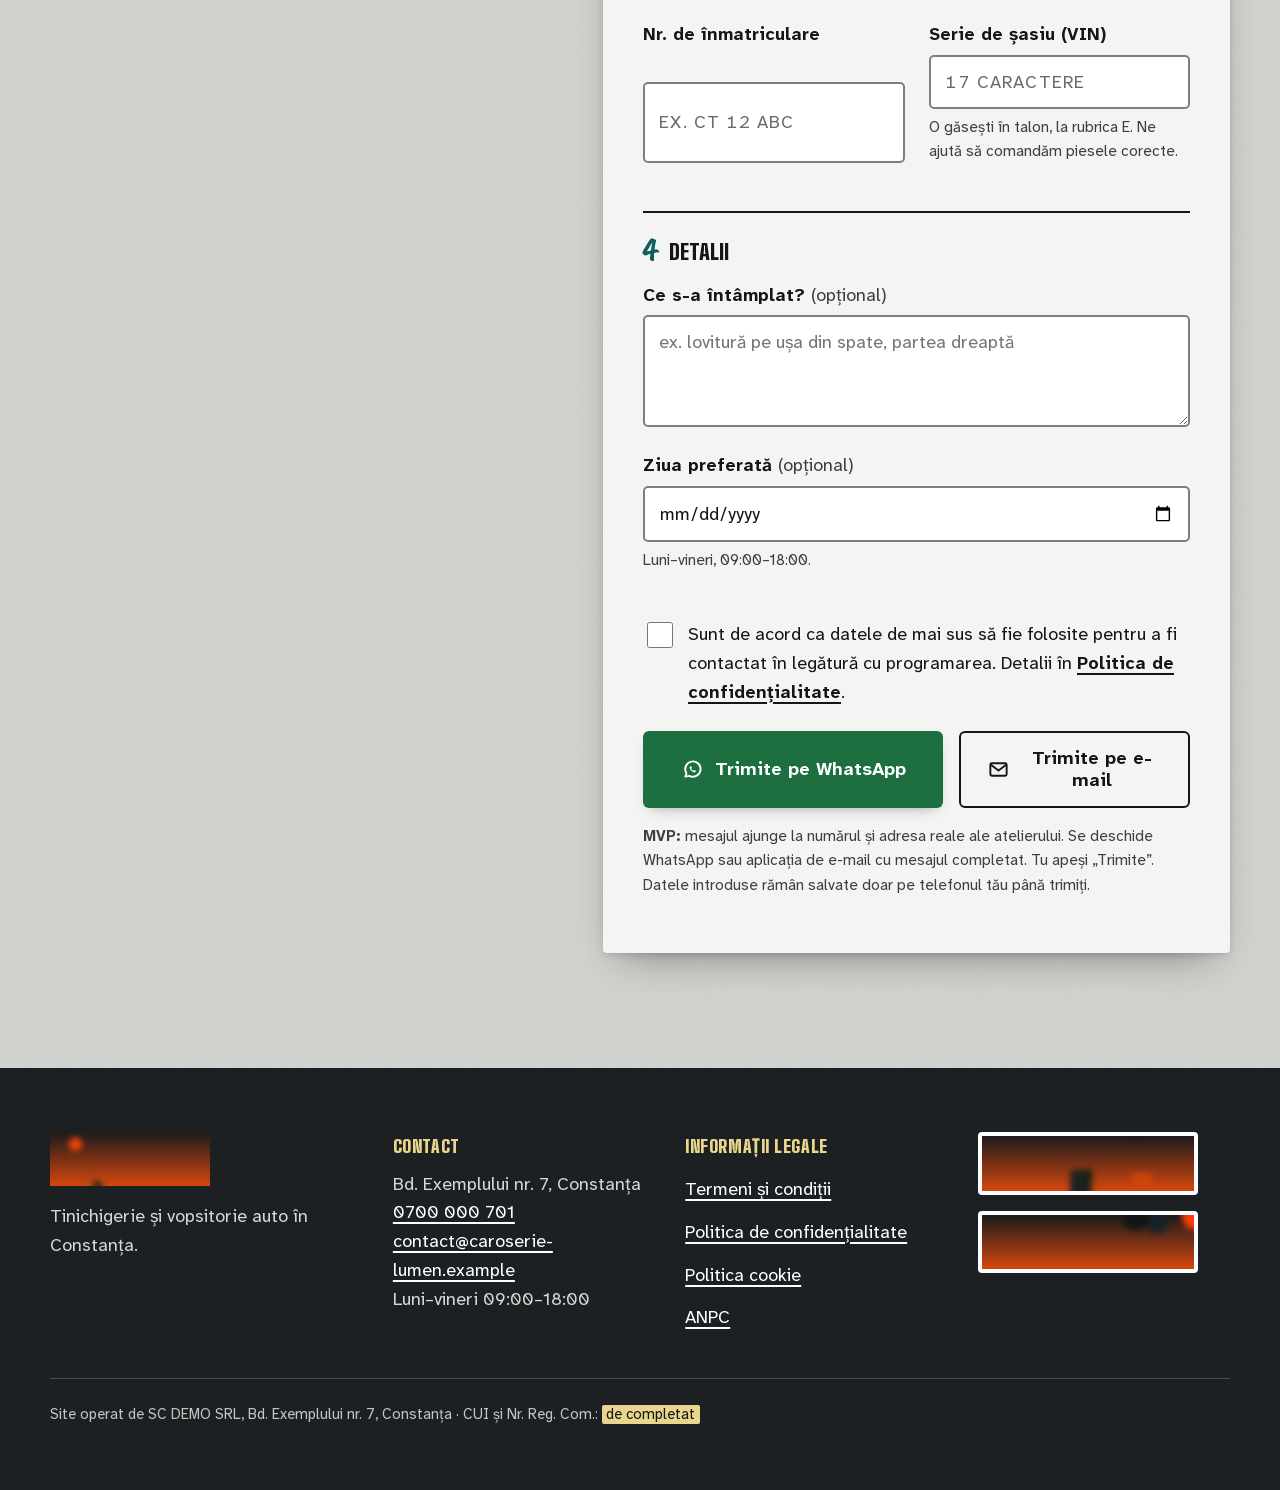
<file: var2/index.html>
<!doctype html>
<html lang="ro">
<head>
  <meta charset="utf-8">
  <meta name="viewport" content="width=device-width, initial-scale=1">
  <meta name="robots" content="noindex, nofollow">
  <title>Caroserie Lumen — Tinichigerie și vopsitorie auto în Constanța</title>
  <meta name="description" content="Atelier de tinichigerie, vopsitorie și recondiționare jante pe Bd. Exemplului nr. 7, Constanța. Reparații de daune cu decontare directă RCA și mașină la schimb. Programări: 0700 000 701.">
  <meta name="theme-color" content="#e4e5e2">
  <link rel="preload" href="assets/fonts/big-shoulders-display-900-latin.woff2" as="font" type="font/woff2" crossorigin>
  <link rel="preload" href="assets/fonts/atkinson-hyperlegible-next-400-latin.woff2" as="font" type="font/woff2" crossorigin>
  <script>document.documentElement.classList.add('js');</script>
  <link rel="stylesheet" href="assets/fonts.css">
  <link rel="stylesheet" href="assets/styles.css">
  <link rel="icon" href="assets/img/logo-sm.png">
  <script type="application/ld+json">
  {
    "@context": "https://schema.org",
    "@type": "AutoBodyShop",
    "name": "Caroserie Lumen",
    "telephone": "+40700000701",
    
    "url": "https://caroserie-lumen.example/",
    "hasMap": "https://www.google.com/maps/search/?api=1&query=Constan%C8%9Ba",
    "address": {
      "@type": "PostalAddress",
      "streetAddress": "Bd. Exemplului nr. 7",
      "addressLocality": "Constanța",
      "addressRegion": "Constanța",
      "addressCountry": "RO"
    },
    "openingHoursSpecification": [{
      "@type": "OpeningHoursSpecification",
      "dayOfWeek": ["Monday", "Tuesday", "Wednesday", "Thursday", "Friday"],
      "opens": "09:00",
      "closes": "18:00"
    }]
  }
  </script>
</head>
<body>
  <svg class="sprite" aria-hidden="true" focusable="false">
    <symbol id="i-phone" viewBox="0 0 24 24"><path d="M5 3.5h3.2l1.6 4.2-2.1 1.4a11.5 11.5 0 0 0 7.2 7.2l1.4-2.1 4.2 1.6V19a1.5 1.5 0 0 1-1.6 1.5A16.5 16.5 0 0 1 3.5 5.1 1.5 1.5 0 0 1 5 3.5Z" fill="none" stroke="currentColor" stroke-width="2" stroke-linejoin="round"/></symbol>
    <symbol id="i-pin" viewBox="0 0 24 24"><path d="M12 21s-6.5-5.6-6.5-11a6.5 6.5 0 0 1 13 0c0 5.4-6.5 11-6.5 11Z" fill="none" stroke="currentColor" stroke-width="2" stroke-linejoin="round"/><circle cx="12" cy="10" r="2.4" fill="none" stroke="currentColor" stroke-width="2"/></symbol>
    <symbol id="i-calendar" viewBox="0 0 24 24"><rect x="3.5" y="5" width="17" height="15.5" rx="1.5" fill="none" stroke="currentColor" stroke-width="2"/><path d="M3.5 10h17M8 3v4M16 3v4" fill="none" stroke="currentColor" stroke-width="2" stroke-linecap="round"/></symbol>
    <symbol id="i-arrow" viewBox="0 0 24 24"><path d="M5 12h13M13 6l6 6-6 6" fill="none" stroke="currentColor" stroke-width="2" stroke-linecap="round" stroke-linejoin="round"/></symbol>
    <symbol id="i-menu" viewBox="0 0 24 24"><path d="M4 7h16M4 12h16M4 17h16" fill="none" stroke="currentColor" stroke-width="2" stroke-linecap="round"/></symbol>
    <symbol id="i-close" viewBox="0 0 24 24"><path d="M6 6l12 12M18 6 6 18" fill="none" stroke="currentColor" stroke-width="2" stroke-linecap="round"/></symbol>
    <symbol id="i-chat" viewBox="0 0 24 24"><path d="M4.5 19.5l1.2-3.6A8 8 0 1 1 8.6 18.6Z" fill="none" stroke="currentColor" stroke-width="2" stroke-linejoin="round"/><path d="M9 9.5c0 3 2.5 5.5 5.5 5.5l1.2-1.4-2-1-.9.8a4 4 0 0 1-2.2-2.2l.8-.9-1-2Z" fill="currentColor"/></symbol>
    <symbol id="i-mail" viewBox="0 0 24 24"><rect x="3.5" y="5.5" width="17" height="13" rx="1.5" fill="none" stroke="currentColor" stroke-width="2"/><path d="M4 7l8 6 8-6" fill="none" stroke="currentColor" stroke-width="2" stroke-linejoin="round"/></symbol>
    <symbol id="i-car" viewBox="0 0 24 24"><path d="M3.5 15.5v-3l2-5h13l2 5v3M3.5 15.5h17v3h-3v-1.5h-11V18.5h-3v-3ZM6.5 12.5h11" fill="none" stroke="currentColor" stroke-width="2" stroke-linejoin="round" stroke-linecap="round"/></symbol>
  </svg>

  <a class="skip" href="#continut">Sari la conținut</a>
  <div class="mvp" role="note" aria-label="Avertisment MVP">
    <p class="mvp__tag">MVP</p>
    <p class="mvp__text"><strong>Versiune demonstrativă, firma este fictivă.</strong> Datele de contact și lucrările sunt exemple.</p>
  </div>


  <header class="top">
    <div class="top__inner">
      <a class="top__logo" href="#acasa" aria-label="Caroserie Lumen, înapoi sus">
        <img src="assets/img/logo-sm.png" width="500" height="168" alt="Caroserie Lumen">
      </a>
      <nav class="top__nav" id="meniu" aria-label="Principal">
        <a href="#rca">Daune RCA</a>
        <a href="#lucrari">Lucrări</a>
        <a href="#servicii">Servicii</a>
        <a href="#contact">Contact</a>
      </nav>
      <p class="status" data-status><span class="status__dot" aria-hidden="true"></span><span data-status-text>Luni–vineri, 09:00–18:00</span></p>
      <a class="btn btn--call top__call" href="tel:+40700000701">
        <svg class="ico" aria-hidden="true"><use href="#i-phone"/></svg>
        <span>0700 000 701</span>
      </a>
      <button class="top__toggle" type="button" aria-expanded="false" aria-controls="meniu">
        <svg class="ico" aria-hidden="true"><use href="#i-menu"/></svg>
        <span class="visually-hidden">Meniu</span>
      </button>
    </div>
  </header>

  <main id="continut">
    <!-- HERO -->
    <section class="hero" id="acasa" aria-labelledby="hero-title">
      <div class="hero__copy">
        <h1 id="hero-title" class="hero__title">
          <span class="tape tape--lead">Ai avut un accident?</span>
          <span class="hero__big">Reparăm mașina.<br>Ne ocupăm de dosarul RCA.</span>
        </h1>
        <p class="hero__lede">Tinichigerie, vopsitorie și recondiționare jante în atelierul nostru de pe Bd. Exemplului nr. 7, Constanța. Decontare directă cu asigurătorul și mașină la schimb cât timp lucrăm. <strong></strong></p>
        <div class="hero__actions">
          <a class="btn btn--call btn--xl" href="tel:+40700000701">
            <svg class="ico" aria-hidden="true"><use href="#i-phone"/></svg>
            <span>Sună: 0700 000 701</span>
          </a>
          <a class="btn btn--ghost btn--xl" href="https://www.google.com/maps/search/?api=1&query=Constan%C8%9Ba" target="_blank" rel="noopener">
            <svg class="ico" aria-hidden="true"><use href="#i-pin"/></svg>
            <span>Traseu până la atelier</span>
          </a>
          <a class="btn btn--wa btn--xl hero__wa" href="#contact">
            <svg class="ico" aria-hidden="true"><use href="#i-chat"/></svg>
            <span>Trimite detaliile pe WhatsApp</span>
          </a>
        </div>
        <p class="hero__hours"><svg class="ico" aria-hidden="true"><use href="#i-calendar"/></svg> Luni–vineri 09:00–18:00 · sâmbătă și duminică închis</p>
      </div>

      <figure class="hero__panel">
        <div class="hero__photo">
          <img src="assets/img/audi-cabina-mascat-1200.jpg"
               srcset="assets/img/audi-cabina-mascat-640.jpg 640w, assets/img/audi-cabina-mascat-1200.jpg 1200w"
               sizes="(min-width: 960px) 52vw, 100vw"
               width="1200" height="898" fetchpriority="high"
               alt="Audi argintiu în cabina de vopsire a atelierului, cu geamurile acoperite cu folie și roata din spate mascată cu hârtie și bandă.">
          <svg class="mark mark--hero" viewBox="0 0 100 75" preserveAspectRatio="none" aria-hidden="true">
            <path class="mark__line" d="M14 50 C 10 58, 13 70, 24 72 C 34 74, 40 66, 37 56 C 34 47, 22 44, 15 49" />
            <path class="mark__line" d="M40 30 C 52 24, 66 24, 82 28" />
          </svg>
          <span class="note note--a" aria-hidden="true">roata mascată, gata de vopsire</span>
          <span class="note note--b" aria-hidden="true">banda trasă pe linia geamului</span>
        </div>
        <figcaption><span class="tape tape--small">Fotografie din cabina noastră de vopsire</span></figcaption>
      </figure>
    </section>

    <!-- RCA -->
    <section class="rca" id="rca" aria-labelledby="rca-title">
      <div class="wrap">
        <header class="section-head">
          <h2 id="rca-title" class="h2">După accident, în patru pași</h2>
          <p class="section-head__lede">Facem reparația cu decontare directă la asigurător. Partea de acte cu asigurătorul o ducem noi.</p>
        </header>

        <ol class="steps">
          <li class="step">
            <span class="step__n" aria-hidden="true">1</span>
            <h3 class="step__t">Deschizi dosarul de daună</h3>
            <p>După constatare, proprietarul mașinii deschide dosarul la asigurător. Dacă nu știi de unde să începi, sună-ne și îți spunem ce ai nevoie.</p>
            <p class="step__who">Tu</p>
          </li>
          <li class="step">
            <span class="step__n" aria-hidden="true">2</span>
            <h3 class="step__t">Evaluăm dauna și cerem aprobarea</h3>
            <p>Deschidem comanda de reparație, facem evaluarea tehnică și reconstatarea, dacă e cazul. Întocmim devizul și obținem aprobarea asigurătorului.</p>
            <p class="step__who">Noi</p>
          </li>
          <li class="step">
            <span class="step__n" aria-hidden="true">3</span>
            <h3 class="step__t">Reparăm. Tu primești mașină la schimb</h3>
            <p>Comandăm piesele și facem tinichigeria și vopsitoria în atelierul nostru. Cât timp mașina ta e la noi, îți dăm un vehicul la schimb.</p>
            <p class="step__who">Noi</p>
          </li>
          <li class="step">
            <span class="step__n" aria-hidden="true">4</span>
            <h3 class="step__t">Recepția și predarea</h3>
            <p>Obținem acceptul de plată de la asigurător, facem recepția lucrării împreună și îți predăm mașina.</p>
            <p class="step__who">Împreună</p>
          </li>
        </ol>

        <div class="loaner">
          <svg class="ico ico--lg" aria-hidden="true"><use href="#i-car"/></svg>
          <div>
            <h3 class="loaner__t">Mașină la schimb pe durata reparației</h3>
            <p>Rămâi mobil cât timp lucrăm la mașina ta.</p>
          </div>
          <a class="btn btn--call" href="tel:+40700000701"><svg class="ico" aria-hidden="true"><use href="#i-phone"/></svg><span>Întreabă de dosarul tău</span></a>
        </div>

        <div class="insurers">
          <h3 class="insurers__t">Decontare directă cu asigurătorii:</h3>
          <ul class="insurers__list">
            <li>Allianz</li><li>Asirom</li><li>Generali</li><li>Omniasig</li><li>Uniqa</li><li>Grawe</li><li>Signal Iduna</li><li>Ergo</li><li>Garanta</li><li>Gothaer</li><li>ABC Asigurări</li><li>Asito Kapital</li><li>Watford</li>
          </ul>
        </div>
      </div>
    </section>

    <!-- LUCRARI -->
    <section class="work" id="lucrari" aria-labelledby="work-title">
      <div class="wrap">
        <header class="section-head section-head--light">
          <h2 id="work-title" class="h2">Lucrări din atelier, înainte și după</h2>
          <p class="section-head__lede">Fotografii reale, făcute în atelier, nu imagini de catalog. Trage de bandă ca să vezi rezultatul.</p>
        </header>

        <figure class="reveal" data-reveal>
          <div class="reveal__stage" style="--pos: 50%">
            <img class="reveal__after" src="assets/img/audi-a5-dupa-1200.jpg"
                 srcset="assets/img/audi-a5-dupa-640.jpg 640w, assets/img/audi-a5-dupa-1200.jpg 1200w"
                 sizes="(min-width: 1100px) 1040px, 100vw" width="1200" height="898"
                 alt="După: Audi A5 gri, lateral reparat și revopsit, fără urme de lovitură.">
            <div class="reveal__before">
              <img src="assets/img/audi-a5-inainte-1200.jpg"
                   srcset="assets/img/audi-a5-inainte-640.jpg 640w, assets/img/audi-a5-inainte-1200.jpg 1200w"
                   sizes="(min-width: 1100px) 1040px, 100vw" width="1200" height="898"
                   alt="Înainte: Audi A5 gri cu aripa spate și partea de jos a ușii lovite și zgâriate.">
              <svg class="mark mark--damage" viewBox="0 0 100 75" preserveAspectRatio="none" aria-hidden="true">
                <path class="mark__line mark__line--red" d="M41 45 C 56 38, 88 42, 98 52 C 102 60, 88 65, 70 64 C 52 63, 39 57, 40 48" />
              </svg>
              <span class="note note--damage" aria-hidden="true">lovit: aripa spate + ușa</span>
            </div>
            <span class="reveal__label reveal__label--before" aria-hidden="true">Înainte</span>
            <span class="reveal__label reveal__label--after" aria-hidden="true">După</span>
            <span class="reveal__handle" aria-hidden="true"><span class="reveal__tab">trage</span></span>
            <input class="reveal__range" type="range" min="0" max="100" value="50" aria-label="Compară înainte și după: Audi A5. Stânga arată mai mult după, dreapta mai mult înainte.">
          </div>
          <figcaption class="reveal__cap"><span class="plate">Nr. 01</span> Audi A5 · tinichigerie, vopsitorie și polish pe lateral</figcaption>
        </figure>

        <ol class="pairs">
          <li class="pair">
            <div class="pair__imgs">
              <figure><img src="assets/img/mercedes-inainte-640.jpg" srcset="assets/img/mercedes-inainte-640.jpg 640w, assets/img/mercedes-inainte-1200.jpg 1200w" sizes="(min-width: 960px) 24vw, 50vw" width="640" height="479" loading="lazy" alt="Înainte: Mercedes maro cu partea din față distrusă, bara și farurile lipsă, în atelier."><figcaption>Înainte</figcaption></figure>
              <figure><img src="assets/img/mercedes-dupa-640.jpg" srcset="assets/img/mercedes-dupa-640.jpg 640w, assets/img/mercedes-dupa-1200.jpg 1200w" sizes="(min-width: 960px) 24vw, 50vw" width="640" height="479" loading="lazy" alt="După: același Mercedes maro, cu fața refăcută complet, parcat pe stradă."><figcaption>După</figcaption></figure>
            </div>
            <p class="pair__cap"><span class="plate">Nr. 02</span> Mercedes · față refăcută: tinichigerie și vopsitorie</p>
          </li>
          <li class="pair">
            <div class="pair__imgs">
              <figure><img src="assets/img/vw-grund-640.jpg" srcset="assets/img/vw-grund-640.jpg 640w, assets/img/vw-grund-1200.jpg 1200w" sizes="(min-width: 960px) 24vw, 50vw" width="640" height="480" loading="lazy" alt="În lucru: Volkswagen dezechipat, cu lateralul în grund gri, în atelier."><figcaption>În grund</figcaption></figure>
              <figure><img src="assets/img/vw-dupa-640.jpg" srcset="assets/img/vw-dupa-640.jpg 640w, assets/img/vw-dupa-1200.jpg 1200w" sizes="(min-width: 960px) 24vw, 50vw" width="640" height="480" loading="lazy" alt="După vopsire: același Volkswagen, lateralul negru lucios, în atelier."><figcaption>Vopsit</figcaption></figure>
            </div>
            <p class="pair__cap"><span class="plate">Nr. 03</span> Volkswagen · lateral reparat, din grund până la lac</p>
          </li>
          <li class="pair">
            <div class="pair__imgs">
              <figure><img src="assets/img/janta-inainte-640.jpg" srcset="assets/img/janta-inainte-640.jpg 640w, assets/img/janta-inainte-1200.jpg 1200w" sizes="(min-width: 960px) 24vw, 50vw" width="640" height="480" loading="lazy" alt="Înainte: jantă din aliaj cu marginea zgâriată și coroziune."><figcaption>Înainte</figcaption></figure>
              <figure><img src="assets/img/janta-dupa-640.jpg" srcset="assets/img/janta-dupa-640.jpg 640w, assets/img/janta-dupa-1200.jpg 1200w" sizes="(min-width: 960px) 24vw, 50vw" width="640" height="480" loading="lazy" alt="După: aceeași jantă recondiționată, vopsită gri antracit lucios."><figcaption>După</figcaption></figure>
            </div>
            <p class="pair__cap"><span class="plate">Nr. 04</span> Jantă din aliaj · recondiționată și vopsită</p>
          </li>
          <li class="pair">
            <div class="pair__imgs">
              <figure><img src="assets/img/porsche-inainte-640.jpg" srcset="assets/img/porsche-inainte-640.jpg 640w, assets/img/porsche-inainte-1200.jpg 1200w" sizes="(min-width: 960px) 24vw, 50vw" width="640" height="479" loading="lazy" alt="Înainte: Porsche Panamera negru cu spatele lovit și bara lipsă, pe stradă."><figcaption>Înainte</figcaption></figure>
              <figure><img src="assets/img/porsche-cabina-640.jpg" srcset="assets/img/porsche-cabina-640.jpg 640w, assets/img/porsche-cabina-1200.jpg 1200w" sizes="(min-width: 960px) 24vw, 50vw" width="640" height="479" loading="lazy" alt="În lucru: același Porsche în cabina de vopsire, caroseria lucioasă, spatele încă dezechipat."><figcaption>În cabină</figcaption></figure>
            </div>
            <p class="pair__cap"><span class="plate">Nr. 05</span> Porsche Panamera · vopsit complet, în cabina de vopsire</p>
          </li>
        </ol>
      </div>
    </section>

    <!-- SERVICII -->
    <section class="services" id="servicii" aria-labelledby="services-title">
      <div class="wrap">
        <header class="section-head">
          <h2 id="services-title" class="h2">Ce facem în atelier</h2>
          <p class="section-head__lede">Prețul îl stabilim după ce vedem mașina. Sună sau trimite-ne detaliile și pozele pe WhatsApp.</p>
        </header>

        <div class="sheet">
          <h3 class="sheet__group"><span class="tape tape--small">Caroserie și vopsea</span></h3>
          <details class="job" open>
            <summary class="job__t"><h4>Tinichigerie auto</h4></summary>
            <div class="job__body">
            <p class="job__d">Reparăm avarii de orice complexitate, inclusiv praguri și lonjeroane, la structura metalică a caroseriei.</p>
            <ul class="job__kit" aria-label="Echipamente">
              <li>masă de redresare a caroseriei</li>
              <li>sistem de măsură a caroseriei</li>
              <li>prese hidraulice de 5 și 10 tone</li>
              <li>sudură în mediu protejat</li>
            </ul>
          
            </div>
          </details>
          <details class="job" open>
            <summary class="job__t"><h4>Vopsitorie auto</h4></summary>
            <div class="job__body">
            <p class="job__d">Vopsim pe element sau complet, în cabina de vopsire: pregătim suprafața, aplicăm vopseaua și finisăm. Restaurăm și faruri.</p>
            <ul class="job__kit" aria-label="Exemple">
              <li>bare, aripi, uși, capotă</li>
              <li>vopsire completă</li>
              <li>restaurare / polish faruri</li>
            </ul>
          
            </div>
          </details>
          <details class="job" open>
            <summary class="job__t"><h4>Recondiționare jante și etriere</h4></summary>
            <div class="job__body">
            <p class="job__d">Jante din tablă sau aliaj, în nuanțe mate, metalizate sau perlate. Etrierele le vopsim fără să le demontăm, în trei straturi.</p>
            <ul class="job__kit" aria-label="Detalii">
              <li>tratare termică în cuptor, 180–200 °C</li>
              <li>pentru persoane fizice și flote</li>
            </ul>
          
            </div>
          </details>

          <h3 class="sheet__group"><span class="tape tape--small">Îngrijire</span></h3>
          <details class="job" open>
            <summary class="job__t"><h4>Polish auto</h4></summary>
            <div class="job__body">
            <p class="job__d">Scoatem zgârieturile fine și medii și hologramele din lac și redăm luciul. Tipul de polish îl alegem după un test al lacului.</p>
            <ul class="job__kit" aria-label="Detalii">
              <li>șlefuire umedă, abraziv 1000–3000</li>
              <li>polish în 2 sau 3 pași</li>
              <li>protecție: ceară sau sealant ceramic (separat)</li>
            </ul>
          
            </div>
          </details>
          <details class="job" open>
            <summary class="job__t"><h4>Detailing interior</h4></summary>
            <div class="job__body">
            <p class="job__d">Curățăm tapițeria, plafonul, ușile, bordul, mochetele și portbagajul, iar în final aplicăm protecție.</p>
            <ul class="job__kit" aria-label="Detalii">
              <li>spălare cu injecție-extracție</li>
              <li>recondiționare piele</li>
              <li>igienizare instalație de climatizare</li>
            </ul>
          
            </div>
          </details>
        </div>
      </div>
    </section>

    <!-- CONTACT -->
    <section class="contact" id="contact" aria-labelledby="contact-title">
      <div class="wrap contact__grid">
        <div class="contact__card">
          <h2 id="contact-title" class="h2 h2--on-dark">Programări și contact</h2>
          <a class="contact__phone" href="tel:+40700000701">
            <svg class="ico" aria-hidden="true"><use href="#i-phone"/></svg>0700 000 701
          </a>
          <p class="contact__hint">Programările se fac cel mai repede la telefon.</p>
          <dl class="contact__facts">
            <div><dt>Adresă</dt><dd>Bd. Exemplului nr. 7, Constanța</dd></div>
            <div><dt>Program</dt><dd>
              <table class="hours">
                <caption class="visually-hidden">Program de lucru</caption>
                <tbody>
                  <tr data-days="1-5"><th scope="row">Luni–vineri</th><td>09:00–18:00</td></tr>
                  <tr data-days="6-0"><th scope="row">Sâmbătă–duminică</th><td>Închis</td></tr>
                </tbody>
              </table>
            </dd></div>
          </dl>
          <a class="btn btn--paper" href="https://www.google.com/maps/search/?api=1&query=Constan%C8%9Ba" target="_blank" rel="noopener">
            <svg class="ico" aria-hidden="true"><use href="#i-pin"/></svg><span>Deschide în Google Maps</span>
          </a>
        </div>

        <form class="booking" novalidate data-booking aria-labelledby="booking-title">
          <h3 id="booking-title" class="booking__t">Cere o programare sau o ofertă</h3>
          <p class="booking__lede">Completezi doar cât știi. La final alegi: trimiți pe <strong>WhatsApp</strong> sau pe <strong>e-mail</strong>. Pozele cu dauna le poți atașa direct în conversație.</p>

          <fieldset class="block">
            <legend class="block__t"><span class="block__n" aria-hidden="true">1</span> Despre tine</legend>
            <div class="field-row">
              <div class="field">
                <label for="f-nume">Nume</label>
                <input id="f-nume" name="nume" type="text" autocomplete="name" required aria-describedby="e-nume">
                <p class="field__err" id="e-nume" hidden></p>
              </div>
              <div class="field">
                <label for="f-tel">Telefon</label>
                <input id="f-tel" name="telefon" type="tel" inputmode="tel" autocomplete="tel" required aria-describedby="h-tel e-tel">
                <p class="field__hint" id="h-tel">Te sunăm să confirmăm ora.</p>
                <p class="field__err" id="e-tel" hidden></p>
              </div>
            </div>
          </fieldset>

          <fieldset class="block">
            <legend class="block__t"><span class="block__n" aria-hidden="true">2</span> De ce ai nevoie?</legend>
            <div class="chips" role="group" aria-describedby="e-servicii">
              <label class="chip"><input type="checkbox" name="servicii" value="Reparație după accident (dosar RCA)"><span>Daună RCA</span></label>
              <label class="chip"><input type="checkbox" name="servicii" value="Tinichigerie"><span>Tinichigerie</span></label>
              <label class="chip"><input type="checkbox" name="servicii" value="Vopsitorie"><span>Vopsitorie</span></label>
              <label class="chip"><input type="checkbox" name="servicii" value="Recondiționare jante / etriere"><span>Jante / etriere</span></label>
              <label class="chip"><input type="checkbox" name="servicii" value="Polish auto"><span>Polish</span></label>
              <label class="chip"><input type="checkbox" name="servicii" value="Detailing interior"><span>Detailing interior</span></label>
              <label class="chip"><input type="checkbox" name="servicii" value="Mașină la schimb"><span>Mașină la schimb</span></label>
            </div>
            <p class="field__err" id="e-servicii" hidden></p>

            <div class="claim" data-claim hidden>
              <div class="field-row">
                <div class="field">
                  <label for="f-asig">Asigurătorul <span class="opt">(opțional)</span></label>
                  <input id="f-asig" name="asigurator" type="text" list="asiguratori" autocomplete="off">
                  <datalist id="asiguratori">
                    <option value="Allianz"><option value="Asirom"><option value="Generali"><option value="Omniasig"><option value="Uniqa"><option value="Grawe"><option value="Signal Iduna"><option value="Ergo"><option value="Garanta"><option value="Gothaer"><option value="ABC Asigurări"><option value="Asito Kapital"><option value="Watford">
                  </datalist>
                </div>
                <div class="field">
                  <label for="f-dosar">Nr. dosar de daună <span class="opt">(dacă îl ai)</span></label>
                  <input id="f-dosar" name="dosar" type="text" autocomplete="off">
                </div>
              </div>
            </div>
          </fieldset>

          <fieldset class="block">
            <legend class="block__t"><span class="block__n" aria-hidden="true">3</span> Mașina <span class="opt">(opțional, ne ajută la ofertă)</span></legend>
            <div class="field-row">
              <div class="field">
                <label for="f-marca">Marcă și model</label>
                <input id="f-marca" name="marca" type="text" placeholder="ex. Volkswagen Golf" autocomplete="off">
              </div>
              <div class="field">
                <label for="f-an">Anul fabricației</label>
                <input id="f-an" name="an" type="text" inputmode="numeric" maxlength="4" placeholder="ex. 2016" aria-describedby="e-an" autocomplete="off">
                <p class="field__err" id="e-an" hidden></p>
              </div>
            </div>
            <div class="field-row">
              <div class="field">
                <label for="f-nr">Nr. de înmatriculare</label>
                <input id="f-nr" name="nr" type="text" placeholder="ex. CT 12 ABC" autocapitalize="characters" autocomplete="off">
              </div>
              <div class="field">
                <label for="f-vin">Serie de șasiu (VIN)</label>
                <input id="f-vin" name="vin" type="text" maxlength="17" placeholder="17 caractere" autocapitalize="characters" spellcheck="false" autocomplete="off" aria-describedby="h-vin e-vin">
                <p class="field__hint" id="h-vin">O găsești în talon, la rubrica E. Ne ajută să comandăm piesele corecte.</p>
                <p class="field__err" id="e-vin" hidden></p>
              </div>
            </div>
          </fieldset>

          <fieldset class="block">
            <legend class="block__t"><span class="block__n" aria-hidden="true">4</span> Detalii</legend>
            <div class="field">
              <label for="f-mesaj">Ce s-a întâmplat? <span class="opt">(opțional)</span></label>
              <textarea id="f-mesaj" name="mesaj" rows="3" placeholder="ex. lovitură pe ușa din spate, partea dreaptă"></textarea>
            </div>
            <div class="field">
              <label for="f-zi">Ziua preferată <span class="opt">(opțional)</span></label>
              <input id="f-zi" name="zi" type="date" aria-describedby="h-zi e-zi">
              <p class="field__hint" id="h-zi">Luni–vineri, 09:00–18:00.</p>
              <p class="field__err" id="e-zi" hidden></p>
            </div>
          </fieldset>

          <div class="field field--check">
            <input id="f-acord" name="acord" type="checkbox" required aria-describedby="e-acord">
            <label for="f-acord">Sunt de acord ca datele de mai sus să fie folosite pentru a fi contactat în legătură cu programarea. Detalii în <a href="politica-de-confidentialitate.html">Politica de confidențialitate</a>.</label>
            <p class="field__err" id="e-acord" hidden></p>
          </div>

          <div class="send">
            <button class="btn btn--wa btn--xl" type="submit" value="whatsapp">
              <svg class="ico" aria-hidden="true"><use href="#i-chat"/></svg><span>Trimite pe WhatsApp</span>
            </button>
            <button class="btn btn--ghost btn--xl" type="submit" value="email">
              <svg class="ico" aria-hidden="true"><use href="#i-mail"/></svg><span>Trimite pe e-mail</span>
            </button>
          </div>
          <p class="send__note"><strong>MVP:</strong> mesajul ajunge la numărul și adresa reale ale atelierului. Se deschide WhatsApp sau aplicația de e-mail cu mesajul completat. Tu apeși „Trimite”. Datele introduse rămân salvate doar pe telefonul tău până trimiți.</p>
          <div class="booking__done" data-done hidden tabindex="-1" role="status">
            <p class="booking__done-t">Mesajul e pregătit.</p>
            <p>Dacă nu s-a deschis nimic, sună-ne la <a href="tel:+40700000701">0700 000 701</a>.</p>
          </div>
        </form>
      </div>
    </section>
  </main>

  <footer class="foot">
    <div class="wrap foot__grid">
      <div class="foot__brand">
        <img class="foot__logo" src="assets/img/logo-sm-w.png" width="500" height="168" alt="Caroserie Lumen" loading="lazy">
        <p>Tinichigerie și vopsitorie auto în Constanța.</p>
      </div>
      <div>
        <h2 class="foot__t">Contact</h2>
        <p>Bd. Exemplului nr. 7, Constanța<br><a href="tel:+40700000701">0700 000 701</a><br><a href="mailto:contact@caroserie-lumen.example">contact@caroserie-lumen.example</a><br>Luni–vineri 09:00–18:00</p>
      </div>
      <div>
        <h2 class="foot__t">Informații legale</h2>
        <ul class="foot__links">
          <li><a href="termeni-si-conditii.html">Termeni și condiții</a></li>
          <li><a href="politica-de-confidentialitate.html">Politica de confidențialitate</a></li>
          <li><a href="politica-cookie.html">Politica cookie</a></li>
          <li><a href="https://anpc.ro/" target="_blank" rel="noopener">ANPC</a></li>
        </ul>
      </div>
      <div class="foot__anpc">
        <a href="https://anpc.ro/ce-este-sal/" target="_blank" rel="noopener"><img src="assets/img/anpc-sal.png" width="250" height="64" alt="ANPC – Soluționarea alternativă a litigiilor" loading="lazy"></a>
        <a href="https://ec.europa.eu/consumers/odr/main/index.cfm?event=main.home2.show&amp;lng=RO" target="_blank" rel="noopener"><img src="assets/img/anpc-sol.png" width="250" height="64" alt="Soluționarea online a litigiilor (SOL)" loading="lazy"></a>
      </div>
    </div>
    <div class="wrap foot__company">
      <p>Site operat de SC DEMO SRL, Bd. Exemplului nr. 7, Constanța · CUI și Nr. Reg. Com.: <mark class="todo">de completat</mark></p>
    </div>
  </footer>

  <nav class="dock" aria-label="Acțiuni rapide">
    <a class="dock__btn dock__btn--call" href="tel:+40700000701"><svg class="ico" aria-hidden="true"><use href="#i-phone"/></svg><span>Sună</span></a>
    <a class="dock__btn dock__btn--wa" href="https://wa.me/40700000701?text=Bun%C4%83%20ziua!%20A%C8%99%20dori%20o%20programare." target="_blank" rel="noopener"><svg class="ico" aria-hidden="true"><use href="#i-chat"/></svg><span>WhatsApp</span></a>
    <a class="dock__btn" href="https://www.google.com/maps/search/?api=1&query=Constan%C8%9Ba" target="_blank" rel="noopener"><svg class="ico" aria-hidden="true"><use href="#i-pin"/></svg><span>Traseu</span></a>
    <a class="dock__btn" href="#contact"><svg class="ico" aria-hidden="true"><use href="#i-calendar"/></svg><span>Ofertă</span></a>
  </nav>

  <script src="assets/app.js" defer></script>
</body>
</html>
</file>
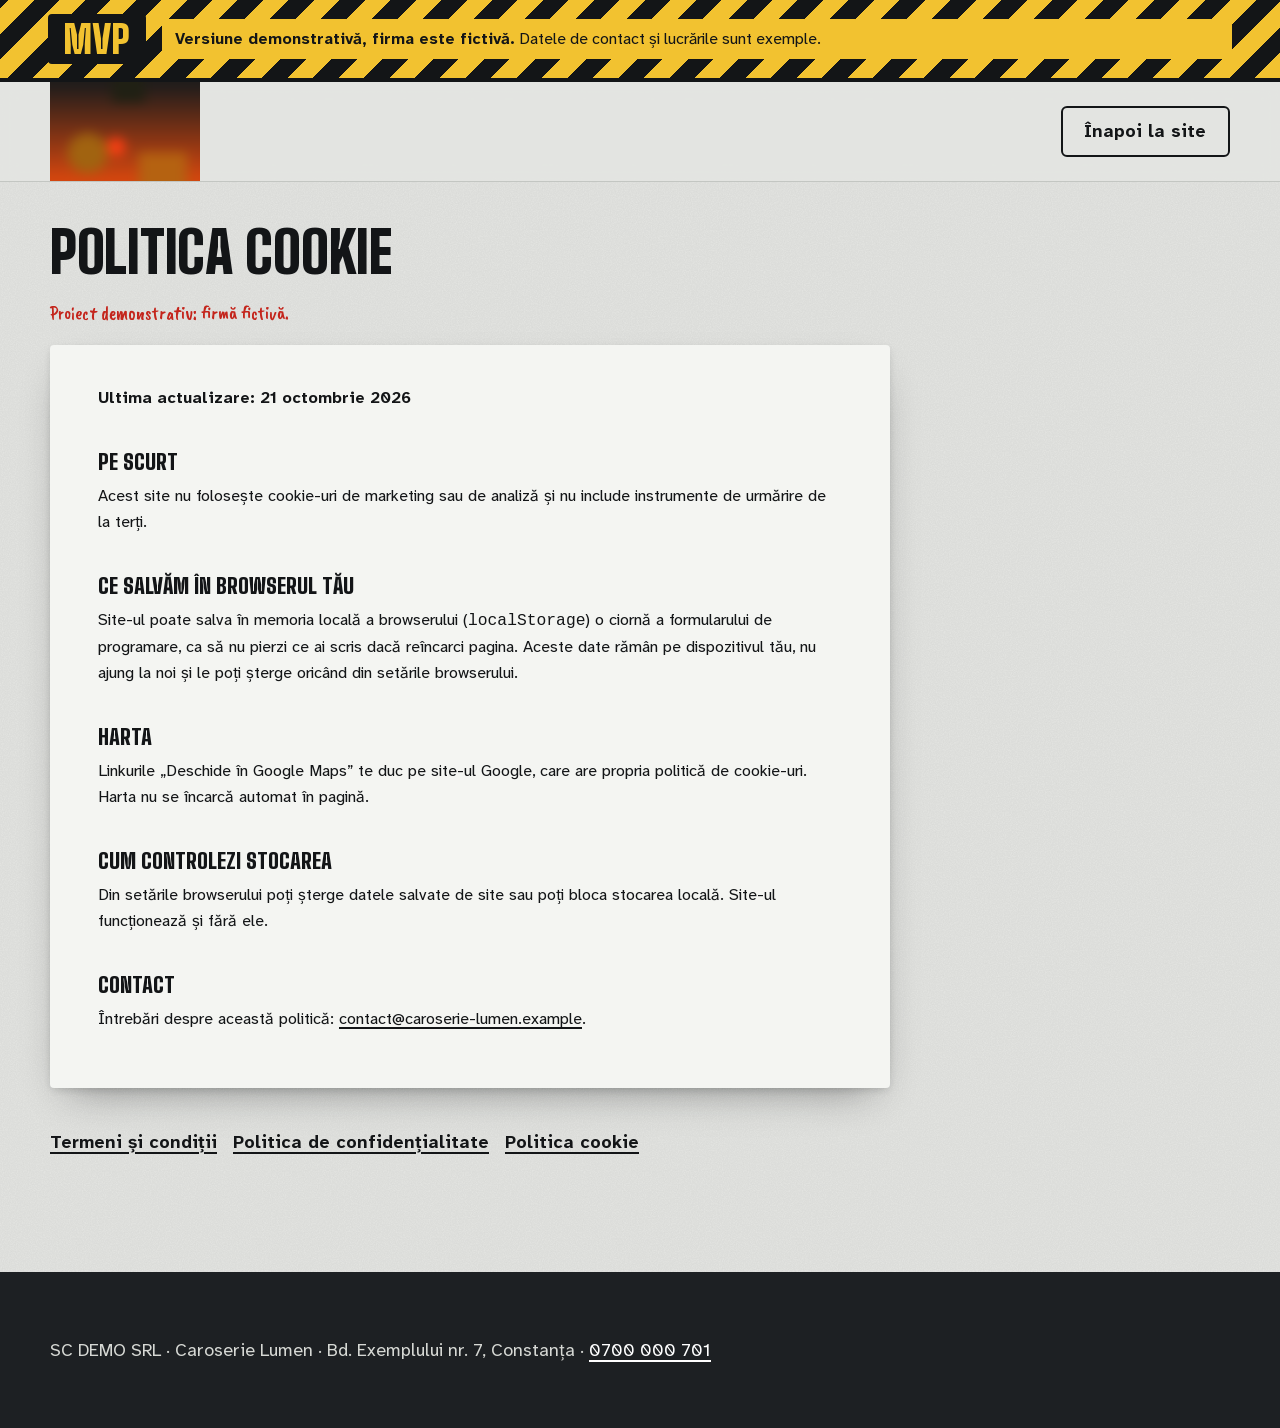
<file: var2/politica-cookie.html>
<!doctype html>
<html lang="ro">
<head>
<meta charset="utf-8">
<meta name="viewport" content="width=device-width, initial-scale=1">
<title>Politica cookie — Caroserie Lumen</title>
<meta name="robots" content="noindex">
<link rel="stylesheet" href="assets/fonts.css">
<link rel="stylesheet" href="assets/styles.css">
<link rel="icon" href="assets/img/logo-sm.png">
</head>
<body class="legal-page">
<a class="skip" href="#continut">Sari la conținut</a>
  <div class="mvp" role="note" aria-label="Avertisment MVP">
    <p class="mvp__tag">MVP</p>
    <p class="mvp__text"><strong>Versiune demonstrativă, firma este fictivă.</strong> Datele de contact și lucrările sunt exemple.</p>
  </div>
<header class="top"><div class="top__inner">
<a class="top__logo" href="index.html" aria-label="Caroserie Lumen, pagina principală"><img src="assets/img/logo-sm.png" width="500" height="168" alt="Caroserie Lumen"></a>
<a class="btn btn--ghost legal__back" href="index.html">Înapoi la site</a>
</div></header>
<main id="continut" class="legal wrap">
<h1 class="h2">Politica cookie</h1>
<p class="legal__src">Proiect demonstrativ: firmă fictivă.</p>
<article class="legal__body">
      <p><strong>Ultima actualizare: 21 octombrie 2026</strong></p>
      <h2>Pe scurt</h2>
      <p>Acest site nu folosește cookie-uri de marketing sau de analiză și nu include instrumente de urmărire de la terți.</p>
      <h2>Ce salvăm în browserul tău</h2>
      <p>Site-ul poate salva în memoria locală a browserului (<code>localStorage</code>) o ciornă a formularului de programare, ca să nu pierzi ce ai scris dacă reîncarci pagina. Aceste date rămân pe dispozitivul tău, nu ajung la noi și le poți șterge oricând din setările browserului.</p>
      <h2>Harta</h2>
      <p>Linkurile „Deschide în Google Maps” te duc pe site-ul Google, care are propria politică de cookie-uri. Harta nu se încarcă automat în pagină.</p>
      <h2>Cum controlezi stocarea</h2>
      <p>Din setările browserului poți șterge datele salvate de site sau poți bloca stocarea locală. Site-ul funcționează și fără ele.</p>
      <h2>Contact</h2>
      <p>Întrebări despre această politică: <a href="mailto:contact@caroserie-lumen.example">contact@caroserie-lumen.example</a>.</p>
    </article>
<nav class="legal__nav" aria-label="Documente legale"><ul><li><a href="termeni-si-conditii.html">Termeni și condiții</a></li><li><a href="politica-de-confidentialitate.html">Politica de confidențialitate</a></li><li><a href="politica-cookie.html">Politica cookie</a></li></ul></nav>
</main>
<footer class="foot"><div class="wrap foot__inner"><p>SC DEMO SRL · Caroserie Lumen · Bd. Exemplului nr. 7, Constanța · <a href="tel:+40700000701">0700 000 701</a></p></div></footer>
</body>
</html>
</file>
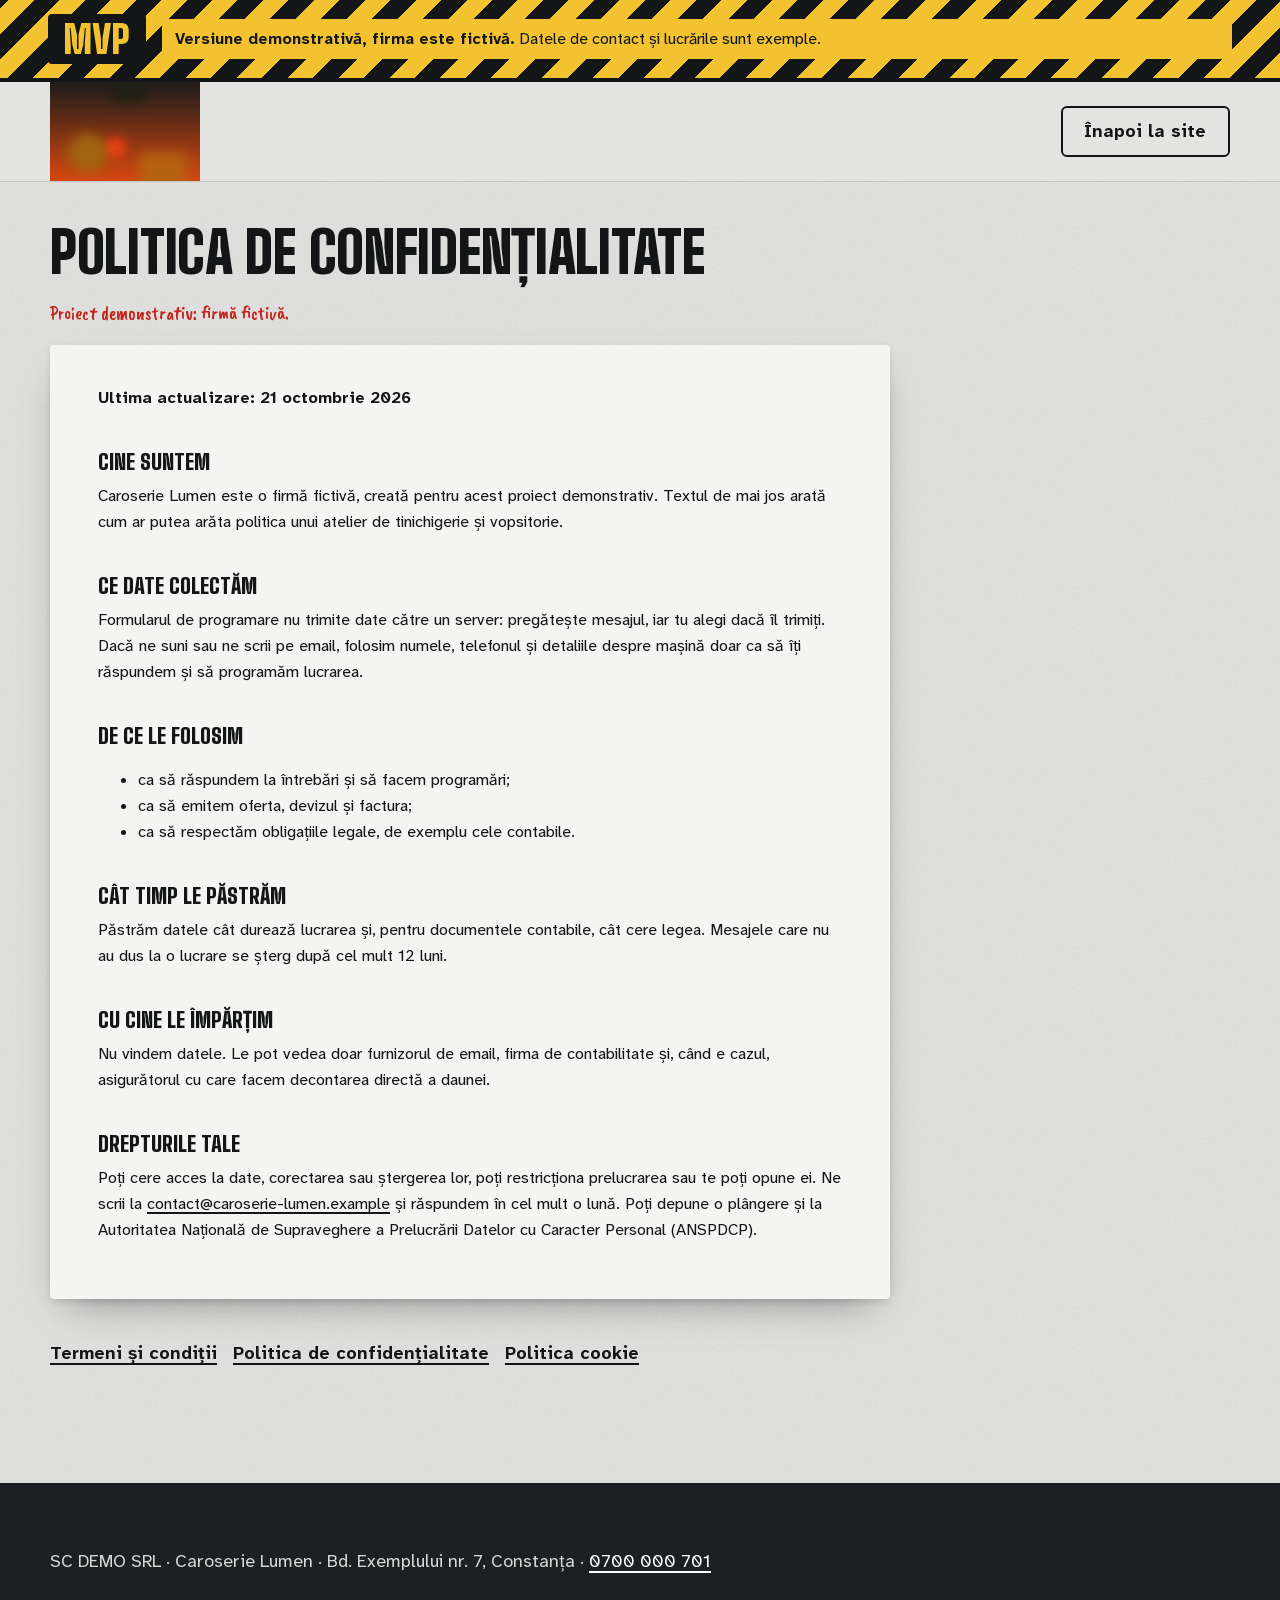
<file: var2/politica-de-confidentialitate.html>
<!doctype html>
<html lang="ro">
<head>
<meta charset="utf-8">
<meta name="viewport" content="width=device-width, initial-scale=1">
<title>Politica de confidențialitate — Caroserie Lumen</title>
<meta name="robots" content="noindex">
<link rel="stylesheet" href="assets/fonts.css">
<link rel="stylesheet" href="assets/styles.css">
<link rel="icon" href="assets/img/logo-sm.png">
</head>
<body class="legal-page">
<a class="skip" href="#continut">Sari la conținut</a>
  <div class="mvp" role="note" aria-label="Avertisment MVP">
    <p class="mvp__tag">MVP</p>
    <p class="mvp__text"><strong>Versiune demonstrativă, firma este fictivă.</strong> Datele de contact și lucrările sunt exemple.</p>
  </div>
<header class="top"><div class="top__inner">
<a class="top__logo" href="index.html" aria-label="Caroserie Lumen, pagina principală"><img src="assets/img/logo-sm.png" width="500" height="168" alt="Caroserie Lumen"></a>
<a class="btn btn--ghost legal__back" href="index.html">Înapoi la site</a>
</div></header>
<main id="continut" class="legal wrap">
<h1 class="h2">Politica de confidențialitate</h1>
<p class="legal__src">Proiect demonstrativ: firmă fictivă.</p>
<article class="legal__body">
      <p><strong>Ultima actualizare: 21 octombrie 2026</strong></p>
      <h2>Cine suntem</h2>
      <p>Caroserie Lumen este o firmă fictivă, creată pentru acest proiect demonstrativ. Textul de mai jos arată cum ar putea arăta politica unui atelier de tinichigerie și vopsitorie.</p>
      <h2>Ce date colectăm</h2>
      <p>Formularul de programare nu trimite date către un server: pregătește mesajul, iar tu alegi dacă îl trimiți. Dacă ne suni sau ne scrii pe email, folosim numele, telefonul și detaliile despre mașină doar ca să îți răspundem și să programăm lucrarea.</p>
      <h2>De ce le folosim</h2>
      <ul>
        <li>ca să răspundem la întrebări și să facem programări;</li>
        <li>ca să emitem oferta, devizul și factura;</li>
        <li>ca să respectăm obligațiile legale, de exemplu cele contabile.</li>
      </ul>
      <h2>Cât timp le păstrăm</h2>
      <p>Păstrăm datele cât durează lucrarea și, pentru documentele contabile, cât cere legea. Mesajele care nu au dus la o lucrare se șterg după cel mult 12 luni.</p>
      <h2>Cu cine le împărțim</h2>
      <p>Nu vindem datele. Le pot vedea doar furnizorul de email, firma de contabilitate și, când e cazul, asigurătorul cu care facem decontarea directă a daunei.</p>
      <h2>Drepturile tale</h2>
      <p>Poți cere acces la date, corectarea sau ștergerea lor, poți restricționa prelucrarea sau te poți opune ei. Ne scrii la <a href="mailto:contact@caroserie-lumen.example">contact@caroserie-lumen.example</a> și răspundem în cel mult o lună. Poți depune o plângere și la Autoritatea Națională de Supraveghere a Prelucrării Datelor cu Caracter Personal (ANSPDCP).</p>
    </article>
<nav class="legal__nav" aria-label="Documente legale"><ul><li><a href="termeni-si-conditii.html">Termeni și condiții</a></li><li><a href="politica-de-confidentialitate.html">Politica de confidențialitate</a></li><li><a href="politica-cookie.html">Politica cookie</a></li></ul></nav>
</main>
<footer class="foot"><div class="wrap foot__inner"><p>SC DEMO SRL · Caroserie Lumen · Bd. Exemplului nr. 7, Constanța · <a href="tel:+40700000701">0700 000 701</a></p></div></footer>
</body>
</html>
</file>
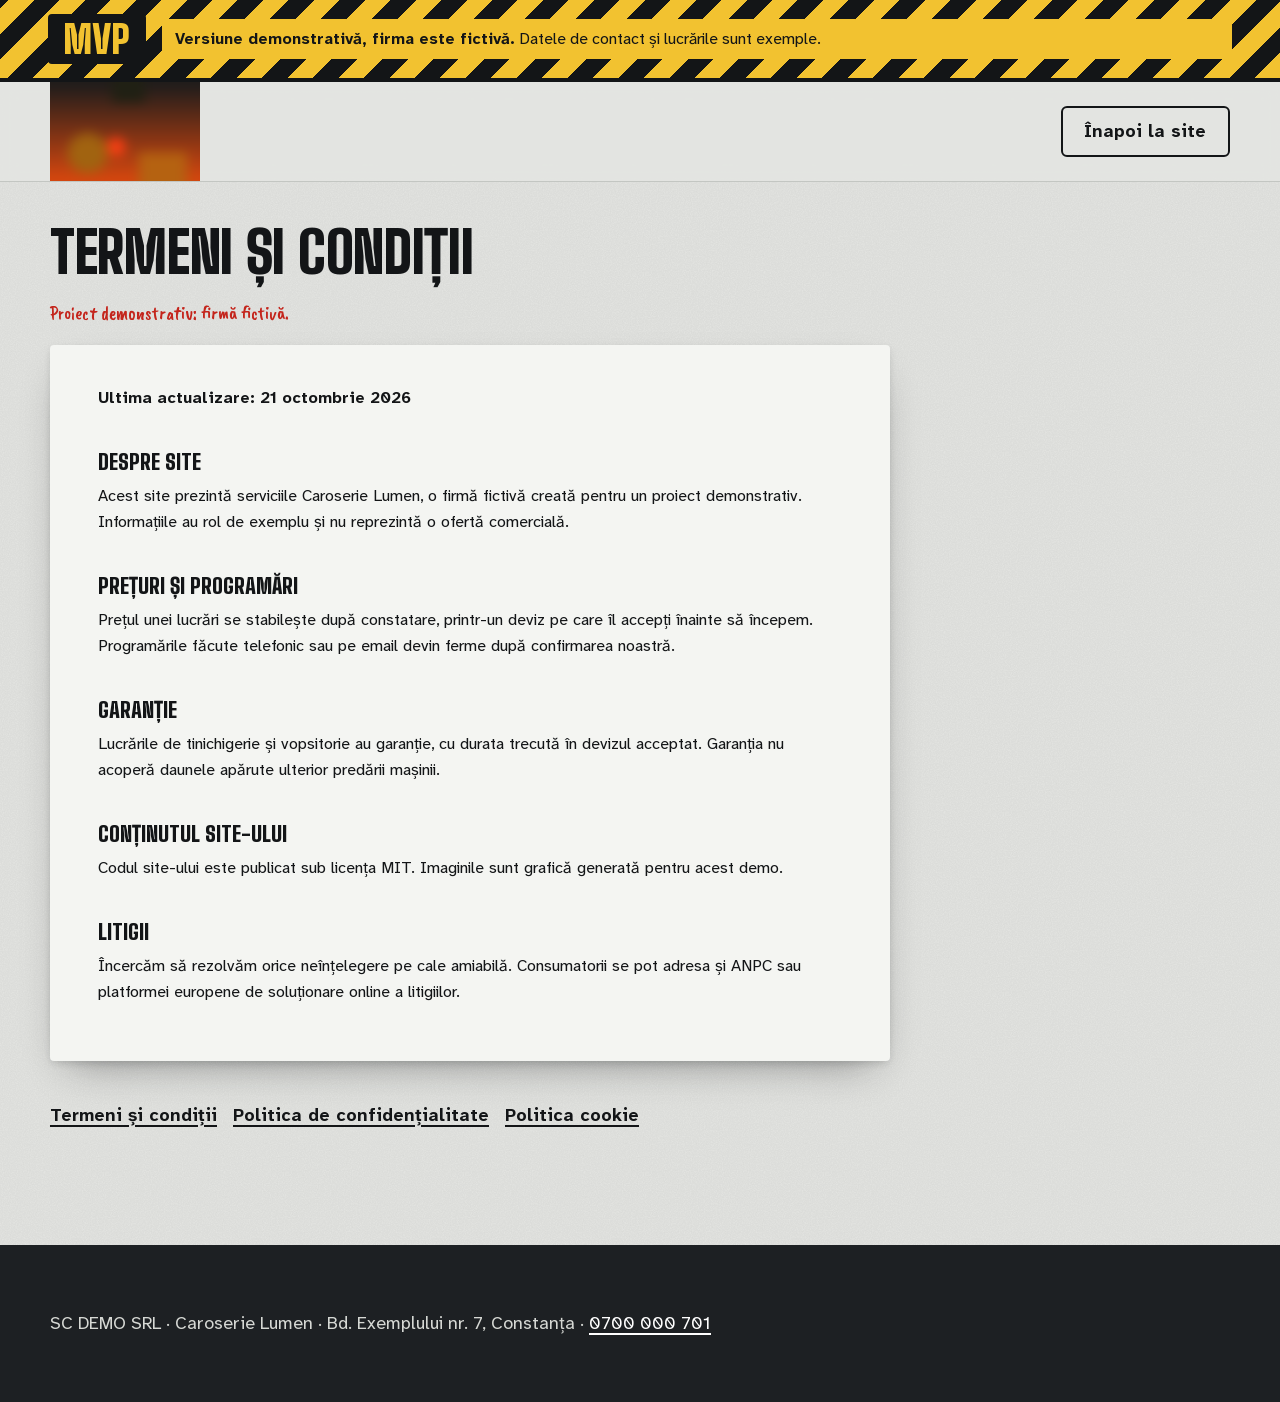
<file: var2/termeni-si-conditii.html>
<!doctype html>
<html lang="ro">
<head>
<meta charset="utf-8">
<meta name="viewport" content="width=device-width, initial-scale=1">
<title>Termeni și condiții — Caroserie Lumen</title>
<meta name="robots" content="noindex">
<link rel="stylesheet" href="assets/fonts.css">
<link rel="stylesheet" href="assets/styles.css">
<link rel="icon" href="assets/img/logo-sm.png">
</head>
<body class="legal-page">
<a class="skip" href="#continut">Sari la conținut</a>
  <div class="mvp" role="note" aria-label="Avertisment MVP">
    <p class="mvp__tag">MVP</p>
    <p class="mvp__text"><strong>Versiune demonstrativă, firma este fictivă.</strong> Datele de contact și lucrările sunt exemple.</p>
  </div>
<header class="top"><div class="top__inner">
<a class="top__logo" href="index.html" aria-label="Caroserie Lumen, pagina principală"><img src="assets/img/logo-sm.png" width="500" height="168" alt="Caroserie Lumen"></a>
<a class="btn btn--ghost legal__back" href="index.html">Înapoi la site</a>
</div></header>
<main id="continut" class="legal wrap">
<h1 class="h2">Termeni și condiții</h1>
<p class="legal__src">Proiect demonstrativ: firmă fictivă.</p>
<article class="legal__body">
      <p><strong>Ultima actualizare: 21 octombrie 2026</strong></p>
      <h2>Despre site</h2>
      <p>Acest site prezintă serviciile Caroserie Lumen, o firmă fictivă creată pentru un proiect demonstrativ. Informațiile au rol de exemplu și nu reprezintă o ofertă comercială.</p>
      <h2>Prețuri și programări</h2>
      <p>Prețul unei lucrări se stabilește după constatare, printr-un deviz pe care îl accepți înainte să începem. Programările făcute telefonic sau pe email devin ferme după confirmarea noastră.</p>
      <h2>Garanție</h2>
      <p>Lucrările de tinichigerie și vopsitorie au garanție, cu durata trecută în devizul acceptat. Garanția nu acoperă daunele apărute ulterior predării mașinii.</p>
      <h2>Conținutul site-ului</h2>
      <p>Codul site-ului este publicat sub licența MIT. Imaginile sunt grafică generată pentru acest demo.</p>
      <h2>Litigii</h2>
      <p>Încercăm să rezolvăm orice neînțelegere pe cale amiabilă. Consumatorii se pot adresa și ANPC sau platformei europene de soluționare online a litigiilor.</p>
    </article>
<nav class="legal__nav" aria-label="Documente legale"><ul><li><a href="termeni-si-conditii.html">Termeni și condiții</a></li><li><a href="politica-de-confidentialitate.html">Politica de confidențialitate</a></li><li><a href="politica-cookie.html">Politica cookie</a></li></ul></nav>
</main>
<footer class="foot"><div class="wrap foot__inner"><p>SC DEMO SRL · Caroserie Lumen · Bd. Exemplului nr. 7, Constanța · <a href="tel:+40700000701">0700 000 701</a></p></div></footer>
</body>
</html>
</file>
<file: var1/assets/fonts.css>
@font-face {
  font-family: 'Atkinson Hyperlegible Next';
  font-style: normal;
  font-weight: 400;
  font-display: swap;
  src: url(fonts/atkinson-hyperlegible-next-400-latin-ext.woff2) format('woff2');
  unicode-range: U+0100-02BA, U+02BD-02C5, U+02C7-02CC, U+02CE-02D7, U+02DD-02FF, U+0304, U+0308, U+0329, U+1D00-1DBF, U+1E00-1E9F, U+1EF2-1EFF, U+2020, U+20A0-20AB, U+20AD-20C4, U+2113, U+2C60-2C7F, U+A720-A7FF;
}
@font-face {
  font-family: 'Atkinson Hyperlegible Next';
  font-style: normal;
  font-weight: 400;
  font-display: swap;
  src: url(fonts/atkinson-hyperlegible-next-400-latin.woff2) format('woff2');
  unicode-range: U+0000-00FF, U+0131, U+0152-0153, U+02BB-02BC, U+02C6, U+02DA, U+02DC, U+0304, U+0308, U+0329, U+2000-206F, U+20AC, U+2122, U+2191, U+2193, U+2212, U+2215, U+FEFF, U+FFFD;
}
@font-face {
  font-family: 'Atkinson Hyperlegible Next';
  font-style: normal;
  font-weight: 700;
  font-display: swap;
  src: url(fonts/atkinson-hyperlegible-next-700-latin-ext.woff2) format('woff2');
  unicode-range: U+0100-02BA, U+02BD-02C5, U+02C7-02CC, U+02CE-02D7, U+02DD-02FF, U+0304, U+0308, U+0329, U+1D00-1DBF, U+1E00-1E9F, U+1EF2-1EFF, U+2020, U+20A0-20AB, U+20AD-20C4, U+2113, U+2C60-2C7F, U+A720-A7FF;
}
@font-face {
  font-family: 'Atkinson Hyperlegible Next';
  font-style: normal;
  font-weight: 700;
  font-display: swap;
  src: url(fonts/atkinson-hyperlegible-next-700-latin.woff2) format('woff2');
  unicode-range: U+0000-00FF, U+0131, U+0152-0153, U+02BB-02BC, U+02C6, U+02DA, U+02DC, U+0304, U+0308, U+0329, U+2000-206F, U+20AC, U+2122, U+2191, U+2193, U+2212, U+2215, U+FEFF, U+FFFD;
}
@font-face {
  font-family: 'Big Shoulders Display';
  font-style: normal;
  font-weight: 700;
  font-display: swap;
  src: url(fonts/big-shoulders-display-700-latin-ext.woff2) format('woff2');
  unicode-range: U+0100-02BA, U+02BD-02C5, U+02C7-02CC, U+02CE-02D7, U+02DD-02FF, U+0304, U+0308, U+0329, U+1D00-1DBF, U+1E00-1E9F, U+1EF2-1EFF, U+2020, U+20A0-20AB, U+20AD-20C4, U+2113, U+2C60-2C7F, U+A720-A7FF;
}
@font-face {
  font-family: 'Big Shoulders Display';
  font-style: normal;
  font-weight: 700;
  font-display: swap;
  src: url(fonts/big-shoulders-display-700-latin.woff2) format('woff2');
  unicode-range: U+0000-00FF, U+0131, U+0152-0153, U+02BB-02BC, U+02C6, U+02DA, U+02DC, U+0304, U+0308, U+0329, U+2000-206F, U+20AC, U+2122, U+2191, U+2193, U+2212, U+2215, U+FEFF, U+FFFD;
}
@font-face {
  font-family: 'Big Shoulders Display';
  font-style: normal;
  font-weight: 900;
  font-display: swap;
  src: url(fonts/big-shoulders-display-900-latin-ext.woff2) format('woff2');
  unicode-range: U+0100-02BA, U+02BD-02C5, U+02C7-02CC, U+02CE-02D7, U+02DD-02FF, U+0304, U+0308, U+0329, U+1D00-1DBF, U+1E00-1E9F, U+1EF2-1EFF, U+2020, U+20A0-20AB, U+20AD-20C4, U+2113, U+2C60-2C7F, U+A720-A7FF;
}
@font-face {
  font-family: 'Big Shoulders Display';
  font-style: normal;
  font-weight: 900;
  font-display: swap;
  src: url(fonts/big-shoulders-display-900-latin.woff2) format('woff2');
  unicode-range: U+0000-00FF, U+0131, U+0152-0153, U+02BB-02BC, U+02C6, U+02DA, U+02DC, U+0304, U+0308, U+0329, U+2000-206F, U+20AC, U+2122, U+2191, U+2193, U+2212, U+2215, U+FEFF, U+FFFD;
}
@font-face {
  font-family: 'Caveat Brush';
  font-style: normal;
  font-weight: 400;
  font-display: swap;
  src: url(fonts/caveat-brush-400-latin-ext.woff2) format('woff2');
  unicode-range: U+0100-02BA, U+02BD-02C5, U+02C7-02CC, U+02CE-02D7, U+02DD-02FF, U+0304, U+0308, U+0329, U+1D00-1DBF, U+1E00-1E9F, U+1EF2-1EFF, U+2020, U+20A0-20AB, U+20AD-20C4, U+2113, U+2C60-2C7F, U+A720-A7FF;
}
@font-face {
  font-family: 'Caveat Brush';
  font-style: normal;
  font-weight: 400;
  font-display: swap;
  src: url(fonts/caveat-brush-400-latin.woff2) format('woff2');
  unicode-range: U+0000-00FF, U+0131, U+0152-0153, U+02BB-02BC, U+02C6, U+02DA, U+02DC, U+0304, U+0308, U+0329, U+2000-206F, U+20AC, U+2122, U+2191, U+2193, U+2212, U+2215, U+FEFF, U+FFFD;
}
</file>
<file: var1/assets/styles.css>
/* Caroserie Lumen — demo redesign
   World: a body panel mid-repair. Primer ground, masking tape, marker, one gloss finish. */

:root {
  /* primer */
  --primer-050: #e4e5e2;
  --primer-100: #d6d8d4;
  --primer-200: #c3c6c2;
  --primer-500: #7a7f80;
  --primer-700: #464b4e;
  --primer-900: #1d2023;
  --ink: #131517;
  --ink-soft: #3a3f43;

  /* tape + marker */
  --tape: #e9d68c;
  --tape-shade: #d8c272;
  --marker: #141414;
  --marker-red: #c4251c;

  /* finish */
  --gloss: #0b5f5c;
  --gloss-deep: #073f3d;
  --gloss-bright: #13bfb9;
  --navy: #003567;
  --signal: #f2c230;
  --signal-hover: #ffd34a;

  --font-display: "Big Shoulders Display", "Arial Narrow", sans-serif;
  --font-body: "Atkinson Hyperlegible Next", system-ui, sans-serif;
  --font-hand: "Caveat Brush", "Comic Sans MS", cursive;

  --gutter: clamp(16px, 4vw, 48px);
  --wrap: 1180px;
  --space-1: 0.5rem;
  --space-2: 1rem;
  --space-3: 1.5rem;
  --space-4: 2.5rem;
  --space-5: 4rem;
  --space-6: clamp(4.5rem, 9vw, 8rem);

  --ease-out: cubic-bezier(0.16, 1, 0.3, 1);
  --shadow-panel: 0 18px 40px -18px rgb(19 21 23 / 0.45), 0 3px 8px -2px rgb(19 21 23 / 0.18);

  /* sanded primer grain */
  --grain: url("data:image/svg+xml,%3Csvg xmlns='http://www.w3.org/2000/svg' width='180' height='180'%3E%3Cfilter id='n'%3E%3CfeTurbulence type='fractalNoise' baseFrequency='.85' numOctaves='2' stitchTiles='stitch'/%3E%3CfeColorMatrix values='0 0 0 0 0.1 0 0 0 0 0.1 0 0 0 0 0.1 0 0 0 .09 0'/%3E%3C/filter%3E%3Crect width='100%25' height='100%25' filter='url(%23n)'/%3E%3C/svg%3E");

  color-scheme: light;
}

*, *::before, *::after { box-sizing: border-box; }

html { scroll-behavior: smooth; scroll-padding-top: 88px; -webkit-text-size-adjust: 100%; }
@media (prefers-reduced-motion: reduce) { html { scroll-behavior: auto; } }

body {
  margin: 0;
  background: var(--primer-050) var(--grain);
  color: var(--ink);
  font-family: var(--font-body);
  font-size: 1.125rem;
  line-height: 1.6;
  text-rendering: optimizeLegibility;
  padding-bottom: 76px; /* room for the phone dock */
}
@media (min-width: 960px) { body { padding-bottom: 0; } }

img { display: block; max-width: 100%; height: auto; }
a { color: inherit; text-decoration-thickness: 2px; text-underline-offset: 0.2em; }
a:hover { text-decoration-color: var(--gloss); }
p { margin: 0 0 var(--space-2); }
h1, h2, h3, h4 { margin: 0; text-wrap: balance; }

::selection { background: var(--tape); color: var(--ink); }
:focus-visible { outline: 3px solid var(--navy); outline-offset: 3px; border-radius: 2px; }
input, select, textarea, button { font: inherit; color: inherit; caret-color: var(--gloss); }
html { scrollbar-color: var(--primer-500) var(--primer-100); }

.sprite { position: absolute; width: 0; height: 0; overflow: hidden; }
.visually-hidden {
  position: absolute !important; width: 1px; height: 1px; padding: 0; margin: -1px;
  overflow: hidden; clip: rect(0 0 0 0); white-space: nowrap; border: 0;
}
.skip {
  position: absolute; left: 12px; top: -60px; z-index: 100;
  background: var(--ink); color: #fff; padding: 10px 16px; border-radius: 4px;
}
.skip:focus { top: 12px; }

.ico { width: 1.25em; height: 1.25em; flex: none; }
.ico--lg { width: 2.5rem; height: 2.5rem; }

.wrap { width: min(100% - 2 * var(--gutter), var(--wrap)); margin-inline: auto; }

/* ---------- masking tape ---------- */
.tape {
  --tooth: 5px;
  display: inline-block;
  position: relative;
  background:
    linear-gradient(180deg, rgb(255 255 255 / 0.28), rgb(255 255 255 / 0) 40%),
    var(--tape);
  color: var(--ink);
  font-family: var(--font-display);
  font-weight: 900;
  text-transform: uppercase;
  letter-spacing: 0.02em;
  line-height: 1.1;
  padding: 0.28em 0.9em 0.24em;
  box-shadow: 0 1px 2px rgb(19 21 23 / 0.18);
  /* torn ends */
  -webkit-mask:
    conic-gradient(from -45deg at left, #0000 25%, #000 0) left / 51% var(--tooth) repeat-y,
    conic-gradient(from 135deg at right, #0000 25%, #000 0) right / 51% var(--tooth) repeat-y;
  mask:
    conic-gradient(from -45deg at left, #0000 25%, #000 0) left / 51% var(--tooth) repeat-y,
    conic-gradient(from 135deg at right, #0000 25%, #000 0) right / 51% var(--tooth) repeat-y;
  transform: rotate(-1.2deg);
  transform-origin: left center;
}
.tape--small { font-size: 0.95rem; transform: rotate(-0.8deg); }

/* ---------- marker notes ---------- */
.note {
  position: absolute;
  font-family: var(--font-hand);
  font-size: clamp(1rem, 1.6vw, 1.35rem);
  line-height: 1.1;
  color: var(--marker);
  background: rgb(244 245 242 / 0.88);
  padding: 0.15em 0.45em;
  border-radius: 3px;
  transform: rotate(-3deg);
  white-space: nowrap;
  pointer-events: none;
}
.mark { position: absolute; inset: 0; width: 100%; height: 100%; pointer-events: none; }
.mark__line {
  fill: none; stroke: var(--marker); stroke-width: 0.9; stroke-linecap: round;
  vector-effect: non-scaling-stroke; stroke-width: 3.5px;
}
.mark__line--red { stroke: var(--marker-red); }

/* ---------- buttons ---------- */
.btn {
  display: inline-flex; align-items: center; justify-content: center; gap: 0.6em;
  min-height: 48px; padding: 0.7em 1.2em;
  border: 2px solid transparent; border-radius: 6px;
  font-weight: 700; text-decoration: none; line-height: 1.2;
  cursor: pointer;
  transition: background-color 160ms var(--ease-out), transform 160ms var(--ease-out), box-shadow 160ms var(--ease-out);
}
.btn:active { transform: translateY(1px); }
.btn--xl { min-height: 58px; font-size: 1.15rem; padding: 0.8em 1.4em; }
.btn--call {
  background: var(--signal); color: var(--ink);
  box-shadow: 0 6px 14px -8px rgb(19 21 23 / 0.45);
}
.btn--call:hover { background: var(--signal-hover); box-shadow: 0 10px 20px -10px rgb(19 21 23 / 0.5); }
.btn--ghost { border-color: var(--ink); color: var(--ink); background: transparent; }
.btn--ghost:hover { background: rgb(19 21 23 / 0.06); }
.btn--paper { background: var(--primer-050); color: var(--ink); }
.btn--paper:hover { background: #fff; }

/* ---------- demo flag ---------- */
.demo-flag {
  background: var(--primer-900); color: var(--primer-100);
  font-size: 0.85rem; text-align: center; padding: 6px var(--gutter);
}

/* ---------- header ---------- */
.top {
  position: sticky; top: 0; z-index: 50;
  background: rgb(228 229 226 / 0.94);
  border-bottom: 1px solid var(--primer-200);
  backdrop-filter: saturate(1.2) blur(8px);
}
.top__inner {
  width: min(100% - 2 * var(--gutter), var(--wrap)); margin-inline: auto;
  display: flex; align-items: center; gap: var(--space-3);
  min-height: 72px;
}
.top__logo img { width: 150px; }
.top__nav { display: flex; gap: var(--space-3); margin-left: var(--space-2); }
.top__nav a {
  font-family: var(--font-display); font-weight: 700; font-size: 1.2rem;
  text-transform: uppercase; letter-spacing: 0.03em; text-decoration: none;
  padding: 0.4em 0;
  background: linear-gradient(var(--tape), var(--tape)) left bottom / 0 6px no-repeat;
  transition: background-size 220ms var(--ease-out);
}
.top__nav a:hover, .top__nav a[aria-current="true"] { background-size: 100% 6px; }
.status {
  margin: 0 0 0 auto; display: inline-flex; align-items: center; gap: 0.5em;
  font-size: 0.95rem; color: var(--ink-soft); white-space: nowrap;
}
.status__dot { width: 10px; height: 10px; border-radius: 50%; background: var(--primer-500); }
.status[data-open="true"] .status__dot { background: #1c8a3a; box-shadow: 0 0 0 4px rgb(28 138 58 / 0.18); }
.status[data-open="false"] .status__dot { background: var(--marker-red); }
.top__toggle {
  display: none; align-items: center; justify-content: center;
  width: 48px; height: 48px; border: 2px solid var(--ink); border-radius: 6px; background: transparent;
  cursor: pointer;
}

@media (max-width: 959px) {
  .top__inner { gap: var(--space-2); min-height: 64px; }
  .top__logo img { width: 124px; }
  .top__call { display: none; }
  .top__toggle { display: inline-flex; }
  .status { font-size: 0.85rem; }
  .top__nav {
    position: absolute; left: 0; right: 0; top: 100%;
    flex-direction: column; gap: 0; margin: 0;
    background: var(--primer-050); border-bottom: 1px solid var(--primer-200);
    padding: var(--space-1) var(--gutter) var(--space-2);
    box-shadow: 0 16px 30px -20px rgb(0 0 0 / 0.5);
  }
  .top__nav a { padding: 0.75em 0; font-size: 1.4rem; border-bottom: 1px solid var(--primer-200); }
  .js .top__nav:not(.is-open) { display: none; }
}

/* ---------- hero ---------- */
.hero {
  width: min(100% - 2 * var(--gutter), 1320px); margin-inline: auto;
  display: grid; gap: var(--space-4);
  padding-block: var(--space-4) var(--space-6);
  align-items: center;
}
@media (min-width: 960px) {
  .hero { grid-template-columns: minmax(0, 0.95fr) minmax(0, 1.05fr); padding-block: var(--space-5) var(--space-6); }
}
.hero__title { display: grid; gap: var(--space-2); justify-items: start; }
.tape--lead { font-size: clamp(1.15rem, 2.4vw, 1.6rem); }
.hero__big {
  font-family: var(--font-display); font-weight: 900; text-transform: uppercase;
  font-size: clamp(2.6rem, 6.4vw, 5.6rem); line-height: 1.02; letter-spacing: -0.01em;
  color: var(--ink);
}
.hero__lede { max-width: 36em; margin-top: var(--space-3); font-size: 1.2rem; color: var(--ink-soft); }
.hero__lede strong { color: var(--ink); }
.hero__actions { display: flex; flex-wrap: wrap; gap: var(--space-2); margin-top: var(--space-3); }
.hero__hours { display: flex; align-items: center; gap: 0.5em; margin-top: var(--space-3); font-size: 1rem; color: var(--ink-soft); }
@media (max-width: 520px) { .hero__actions .btn { width: 100%; } }

.hero__panel { margin: 0; position: relative; }
.hero__photo {
  position: relative; border-radius: 4px; overflow: hidden;
  box-shadow: var(--shadow-panel);
  transform: rotate(0.6deg);
}
.hero__photo img { width: 100%; aspect-ratio: 1200 / 898; object-fit: cover; }
.note--a { left: 4%; bottom: 4%; }
.note--b { left: 46%; top: 22%; }
.hero__panel figcaption { position: absolute; right: 4%; bottom: -1.2rem; }
@media (max-width: 600px) {
  .note { font-size: 0.95rem; }
  .note--b { left: 38%; top: 14%; }
}

/* entrance: tape gets laid down once, content is visible by default */
@media (prefers-reduced-motion: no-preference) {
  .js .hero .tape, .js .hero__big { animation: lay 700ms var(--ease-out) both; }
  .js .hero__big { animation-name: rise; animation-delay: 120ms; }
  .js .hero .mark__line { stroke-dasharray: 220; animation: draw 900ms 450ms var(--ease-out) both; }
  .js .hero .note { animation: rise 600ms 700ms var(--ease-out) both; }
}
@keyframes lay { from { clip-path: inset(0 100% 0 0); } to { clip-path: inset(0 0 0 0); } }
@keyframes rise { from { opacity: 0; transform: translateY(10px); } }
@keyframes draw { from { stroke-dashoffset: 220; } to { stroke-dashoffset: 0; } }

/* ---------- section heads ---------- */
.section-head { max-width: 46rem; margin-bottom: var(--space-4); }
.h2 {
  font-family: var(--font-display); font-weight: 900; text-transform: uppercase;
  font-size: clamp(2.1rem, 4.6vw, 3.6rem); line-height: 1.05; letter-spacing: -0.005em;
}
.section-head__lede { margin-top: var(--space-2); font-size: 1.2rem; color: var(--ink-soft); }
.section-head--light .h2, .h2--on-dark { color: #fff; }
.section-head--light .section-head__lede { color: var(--primer-100); }

/* ---------- RCA ---------- */
.rca { padding-block: var(--space-6); background: var(--primer-100) var(--grain); border-top: 1px solid var(--primer-200); }
.steps {
  list-style: none; margin: 0; padding: 0;
  display: grid; gap: var(--space-3);
  counter-reset: step;
}
@media (min-width: 720px) { .steps { grid-template-columns: repeat(2, minmax(0, 1fr)); } }
@media (min-width: 1100px) { .steps { grid-template-columns: repeat(4, minmax(0, 1fr)); } }
.step {
  position: relative;
  background: var(--primer-050);
  border-radius: 4px;
  padding: var(--space-4) var(--space-3) var(--space-3);
  box-shadow: 0 1px 0 var(--primer-200), 0 10px 24px -20px rgb(0 0 0 / 0.5);
}
.step__n {
  position: absolute; top: -0.55em; left: var(--space-3);
  font-family: var(--font-hand); font-size: 3.4rem; line-height: 1; color: var(--marker);
}
.step__t { font-family: var(--font-display); font-weight: 900; font-size: 1.55rem; line-height: 1.08; text-transform: uppercase; margin-bottom: var(--space-2); }
.step p { font-size: 1.05rem; }
.step__who {
  display: inline-block; margin: 0;
  font-family: var(--font-hand); font-size: 1.3rem; color: var(--gloss);
}

.loaner {
  margin-top: var(--space-4);
  display: grid; gap: var(--space-2) var(--space-3); align-items: center;
  grid-template-columns: auto 1fr;
  background: var(--gloss) linear-gradient(115deg, rgb(255 255 255 / 0.14), rgb(255 255 255 / 0) 38%);
  color: #fff; border-radius: 6px;
  padding: var(--space-3) var(--space-4);
  box-shadow: var(--shadow-panel);
}
.loaner__t { font-family: var(--font-display); font-weight: 900; text-transform: uppercase; font-size: clamp(1.5rem, 3vw, 2.1rem); line-height: 1; margin-bottom: 0.3em; }
.loaner p { margin: 0; color: #d9f2f0; }
.loaner .btn { grid-column: 1 / -1; justify-self: start; }
@media (min-width: 820px) {
  .loaner { grid-template-columns: auto 1fr auto; }
  .loaner .btn { grid-column: auto; }
}

.insurers { margin-top: var(--space-5); }
.insurers__t { font-family: var(--font-display); font-weight: 700; font-size: 1.3rem; text-transform: uppercase; letter-spacing: 0.02em; margin-bottom: var(--space-2); }
.insurers__list { list-style: none; margin: 0; padding: 0; display: flex; flex-wrap: wrap; gap: 0.6rem 0.75rem; }
.insurers__list li {
  font-weight: 700; font-size: 1rem;
  padding: 0.35em 0.8em;
  background: var(--primer-050); border: 1px solid var(--primer-200); border-radius: 3px;
}

/* ---------- work ---------- */
.work {
  padding-block: var(--space-6);
  background: var(--primer-900) var(--grain);
  color: var(--primer-100);
}
.reveal { margin: 0 0 var(--space-5); }
.reveal__stage {
  --pos: 50%;
  position: relative; overflow: hidden; border-radius: 4px;
  aspect-ratio: 1200 / 898; max-height: 78vh; margin-inline: auto;
  box-shadow: 0 30px 60px -30px rgb(0 0 0 / 0.9);
  user-select: none; touch-action: pan-y;
}
.reveal__stage img, .reveal__before { position: absolute; inset: 0; width: 100%; height: 100%; object-fit: cover; }
.reveal__before { clip-path: inset(0 calc(100% - var(--pos)) 0 0); }
.reveal__before img { position: absolute; inset: 0; width: 100%; height: 100%; object-fit: cover; }
.note--damage { left: 50%; top: 36%; color: var(--marker-red); }
.reveal__label {
  position: absolute; top: 16px; padding: 0.25em 0.7em;
  font-family: var(--font-display); font-weight: 900; text-transform: uppercase; font-size: 1.05rem;
  background: rgb(19 21 23 / 0.78); color: #fff; border-radius: 3px;
}
.reveal__label--before { left: 16px; }
.reveal__label--after { right: 16px; }
.reveal__handle {
  position: absolute; top: 0; bottom: 0; left: var(--pos); width: 0;
  border-left: 3px solid var(--tape);
  pointer-events: none;
}
.reveal__tab {
  position: absolute; top: 50%; left: 0; transform: translate(-50%, -50%) rotate(-90deg);
  background: var(--tape); color: var(--ink);
  font-family: var(--font-hand); font-size: 1.25rem; padding: 0.2em 0.9em;
  box-shadow: 0 4px 10px rgb(0 0 0 / 0.35);
  white-space: nowrap;
}
.reveal__range {
  position: absolute; inset: 0; width: 100%; height: 100%; margin: 0;
  opacity: 0; cursor: ew-resize;
}
.reveal__range:focus-visible + .reveal__handle,
.reveal__stage:has(.reveal__range:focus-visible) { outline: 3px solid var(--tape); outline-offset: 4px; }
.reveal__cap, .pair__cap { margin-top: var(--space-2); font-size: 1.05rem; color: var(--primer-100); display: flex; align-items: center; gap: 0.75em; flex-wrap: wrap; }
.plate {
  font-family: var(--font-display); font-weight: 900; font-size: 1rem; letter-spacing: 0.04em;
  background: var(--primer-050); color: var(--ink); padding: 0.15em 0.6em; border-radius: 3px;
  border: 2px solid var(--ink);
}

.pairs { list-style: none; margin: 0; padding: 0; display: grid; gap: var(--space-5) var(--space-4); }
@media (min-width: 960px) { .pairs { grid-template-columns: repeat(2, minmax(0, 1fr)); } }
.pair__imgs { display: grid; grid-template-columns: 1fr 1fr; gap: 6px; }
.pair__imgs figure { margin: 0; position: relative; }
.pair__imgs img { width: 100%; aspect-ratio: 4 / 3; object-fit: contain; background: #0e0f10; border-radius: 3px; }
.pair__imgs figcaption {
  position: absolute; left: 8px; top: 8px;
  font-family: var(--font-display); font-weight: 900; text-transform: uppercase; font-size: 0.9rem;
  background: rgb(19 21 23 / 0.8); color: #fff; padding: 0.15em 0.55em; border-radius: 3px;
}

/* ---------- services: the job sheet ---------- */
.services { padding-block: var(--space-6); }
.sheet {
  background: #f4f5f2;
  border-radius: 4px;
  padding: var(--space-4) clamp(1rem, 4vw, 3rem) var(--space-3);
  box-shadow: var(--shadow-panel);
}
.sheet__group { margin: var(--space-3) 0 var(--space-2); }
.sheet__group:first-child { margin-top: 0; }
.job {
  display: grid; gap: var(--space-1) var(--space-4);
  padding: var(--space-3) 0;
  border-top: 2px solid var(--ink);
}
.job + .sheet__group { margin-top: var(--space-4); }
@media (min-width: 860px) {
  .job { grid-template-columns: 15rem minmax(0, 1fr) minmax(0, 0.9fr); align-items: start; }
}
.job__t { font-family: var(--font-display); font-weight: 900; text-transform: uppercase; font-size: 1.7rem; line-height: 1; }
.job__d { margin: 0; max-width: 38em; }
.job__kit { list-style: none; margin: 0; padding: 0; font-family: var(--font-hand); font-size: 1.3rem; line-height: 1.25; color: var(--navy); }
.job__kit li { padding-left: 1.1em; position: relative; }
.job__kit li::before { content: ""; position: absolute; left: 0; top: 0.55em; width: 0.6em; height: 2px; background: currentColor; transform: rotate(-8deg); }

/* ---------- contact ---------- */
.contact { padding-block: var(--space-6); background: var(--primer-100) var(--grain); border-top: 1px solid var(--primer-200); }
.contact__grid { display: grid; gap: var(--space-4); align-items: start; }
@media (min-width: 960px) { .contact__grid { grid-template-columns: minmax(0, 0.9fr) minmax(0, 1.1fr); } }
.contact__card {
  background: var(--navy) linear-gradient(115deg, rgb(255 255 255 / 0.12), rgb(255 255 255 / 0) 40%);
  color: #fff; border-radius: 6px; padding: var(--space-4) var(--space-4) var(--space-4);
  box-shadow: var(--shadow-panel);
}
.contact__phone {
  display: inline-flex; align-items: center; gap: 0.35em; margin-top: var(--space-3);
  font-family: var(--font-display); font-weight: 900; font-size: clamp(2.4rem, 6vw, 3.6rem); line-height: 1;
  color: var(--signal); text-decoration: none;
}
.contact__phone:hover { text-decoration: underline; text-decoration-color: var(--signal); }
.contact__hint { color: #cfdced; margin-top: var(--space-1); }
.contact__facts { margin: var(--space-3) 0; display: grid; gap: var(--space-2); }
.contact__facts dt { font-family: var(--font-display); font-weight: 700; text-transform: uppercase; letter-spacing: 0.04em; color: #b8cbe2; font-size: 1rem; }
.contact__facts dd { margin: 0; font-size: 1.15rem; }
.hours { border-collapse: collapse; font-variant-numeric: tabular-nums; }
.hours th { text-align: left; font-weight: 400; padding: 0.1em 1.5em 0.1em 0; }
.hours td { padding: 0.1em 0; white-space: nowrap; }
.hours tr.is-today { font-weight: 700; color: var(--signal); }

.booking {
  background: #f4f5f2; border-radius: 4px; padding: var(--space-4) clamp(1rem, 4vw, 2.5rem);
  box-shadow: var(--shadow-panel);
}
.booking__t { font-family: var(--font-display); font-weight: 900; text-transform: uppercase; font-size: 2rem; line-height: 1; }
.booking__demo {
  display: inline-block; margin: var(--space-2) 0 var(--space-3);
  font-family: var(--font-hand); font-size: 1.2rem; color: var(--marker-red);
}
.field { display: grid; gap: 0.35rem; margin-bottom: var(--space-3); }
.field-row { display: grid; gap: 0 var(--space-3); }
@media (min-width: 600px) { .field-row { grid-template-columns: 1fr 1fr; } }
.field label { font-weight: 700; }
.opt { font-weight: 400; color: var(--ink-soft); }
.field input, .field select, .field textarea {
  width: 100%; min-height: 50px; padding: 0.6em 0.8em;
  background: #fff; border: 2px solid var(--primer-500); border-radius: 5px;
  transition: border-color 140ms var(--ease-out), box-shadow 140ms var(--ease-out);
}
.field textarea { resize: vertical; }
.field input::placeholder { color: #666b6e; }
.field input:hover, .field select:hover, .field textarea:hover { border-color: var(--ink-soft); }
.field input:focus-visible, .field select:focus-visible, .field textarea:focus-visible {
  outline: none; border-color: var(--navy); box-shadow: 0 0 0 3px rgb(0 53 103 / 0.25);
}
.field [aria-invalid="true"] { border-color: var(--marker-red); }
.field__hint { margin: 0; font-size: 0.95rem; color: var(--ink-soft); }
.field__err { margin: 0; font-size: 0.98rem; font-weight: 700; color: var(--marker-red); }
.field--check { grid-template-columns: auto 1fr; align-items: start; column-gap: 0.75rem; }
.field--check input { width: 26px; height: 26px; min-height: 0; margin-top: 2px; accent-color: var(--gloss); }
.field--check label { font-weight: 400; }
.field--check .field__err { grid-column: 1 / -1; }
.booking__submit { width: 100%; }
.booking__submit[aria-busy="true"] { opacity: 0.7; cursor: progress; }
.booking__done {
  margin-top: var(--space-3); padding: var(--space-3);
  background: var(--tape); border-radius: 3px;
}
.booking__done-t { font-family: var(--font-display); font-weight: 900; text-transform: uppercase; font-size: 1.5rem; margin-bottom: 0.3em; }
.booking__done p:last-child { margin: 0; }

/* ---------- footer ---------- */
.foot { background: var(--primer-900); color: var(--primer-100); padding-block: var(--space-5); }
.foot__inner { display: grid; gap: var(--space-3); }
@media (min-width: 860px) { .foot__inner { grid-template-columns: auto 1fr auto; align-items: center; } }
.foot__logo { width: 160px; }
.foot p { margin: 0; }
.foot__legal { font-size: 0.95rem; }

/* ---------- phone dock ---------- */
.dock {
  position: fixed; left: 0; right: 0; bottom: 0; z-index: 60;
  display: grid; grid-template-columns: 1.3fr 1fr 1fr; gap: 6px;
  padding: 8px 8px calc(8px + env(safe-area-inset-bottom));
  background: rgb(29 32 35 / 0.96);
  box-shadow: 0 -8px 24px -12px rgb(0 0 0 / 0.6);
}
.dock__btn {
  display: flex; flex-direction: column; align-items: center; justify-content: center; gap: 2px;
  min-height: 56px; border-radius: 6px;
  background: var(--primer-700); color: #fff; text-decoration: none; font-weight: 700; font-size: 0.95rem;
}
.dock__btn--call { background: var(--signal); color: var(--ink); flex-direction: row; gap: 0.5em; font-size: 1.15rem; }
@media (min-width: 960px) { .dock { display: none; } }
</file>
<file: var2/assets/fonts.css>
@font-face {
  font-family: 'Atkinson Hyperlegible Next';
  font-style: normal;
  font-weight: 400;
  font-display: swap;
  src: url(fonts/atkinson-hyperlegible-next-400-latin-ext.woff2) format('woff2');
  unicode-range: U+0100-02BA, U+02BD-02C5, U+02C7-02CC, U+02CE-02D7, U+02DD-02FF, U+0304, U+0308, U+0329, U+1D00-1DBF, U+1E00-1E9F, U+1EF2-1EFF, U+2020, U+20A0-20AB, U+20AD-20C4, U+2113, U+2C60-2C7F, U+A720-A7FF;
}
@font-face {
  font-family: 'Atkinson Hyperlegible Next';
  font-style: normal;
  font-weight: 400;
  font-display: swap;
  src: url(fonts/atkinson-hyperlegible-next-400-latin.woff2) format('woff2');
  unicode-range: U+0000-00FF, U+0131, U+0152-0153, U+02BB-02BC, U+02C6, U+02DA, U+02DC, U+0304, U+0308, U+0329, U+2000-206F, U+20AC, U+2122, U+2191, U+2193, U+2212, U+2215, U+FEFF, U+FFFD;
}
@font-face {
  font-family: 'Atkinson Hyperlegible Next';
  font-style: normal;
  font-weight: 700;
  font-display: swap;
  src: url(fonts/atkinson-hyperlegible-next-700-latin-ext.woff2) format('woff2');
  unicode-range: U+0100-02BA, U+02BD-02C5, U+02C7-02CC, U+02CE-02D7, U+02DD-02FF, U+0304, U+0308, U+0329, U+1D00-1DBF, U+1E00-1E9F, U+1EF2-1EFF, U+2020, U+20A0-20AB, U+20AD-20C4, U+2113, U+2C60-2C7F, U+A720-A7FF;
}
@font-face {
  font-family: 'Atkinson Hyperlegible Next';
  font-style: normal;
  font-weight: 700;
  font-display: swap;
  src: url(fonts/atkinson-hyperlegible-next-700-latin.woff2) format('woff2');
  unicode-range: U+0000-00FF, U+0131, U+0152-0153, U+02BB-02BC, U+02C6, U+02DA, U+02DC, U+0304, U+0308, U+0329, U+2000-206F, U+20AC, U+2122, U+2191, U+2193, U+2212, U+2215, U+FEFF, U+FFFD;
}
@font-face {
  font-family: 'Big Shoulders Display';
  font-style: normal;
  font-weight: 700;
  font-display: swap;
  src: url(fonts/big-shoulders-display-700-latin-ext.woff2) format('woff2');
  unicode-range: U+0100-02BA, U+02BD-02C5, U+02C7-02CC, U+02CE-02D7, U+02DD-02FF, U+0304, U+0308, U+0329, U+1D00-1DBF, U+1E00-1E9F, U+1EF2-1EFF, U+2020, U+20A0-20AB, U+20AD-20C4, U+2113, U+2C60-2C7F, U+A720-A7FF;
}
@font-face {
  font-family: 'Big Shoulders Display';
  font-style: normal;
  font-weight: 700;
  font-display: swap;
  src: url(fonts/big-shoulders-display-700-latin.woff2) format('woff2');
  unicode-range: U+0000-00FF, U+0131, U+0152-0153, U+02BB-02BC, U+02C6, U+02DA, U+02DC, U+0304, U+0308, U+0329, U+2000-206F, U+20AC, U+2122, U+2191, U+2193, U+2212, U+2215, U+FEFF, U+FFFD;
}
@font-face {
  font-family: 'Big Shoulders Display';
  font-style: normal;
  font-weight: 900;
  font-display: swap;
  src: url(fonts/big-shoulders-display-900-latin-ext.woff2) format('woff2');
  unicode-range: U+0100-02BA, U+02BD-02C5, U+02C7-02CC, U+02CE-02D7, U+02DD-02FF, U+0304, U+0308, U+0329, U+1D00-1DBF, U+1E00-1E9F, U+1EF2-1EFF, U+2020, U+20A0-20AB, U+20AD-20C4, U+2113, U+2C60-2C7F, U+A720-A7FF;
}
@font-face {
  font-family: 'Big Shoulders Display';
  font-style: normal;
  font-weight: 900;
  font-display: swap;
  src: url(fonts/big-shoulders-display-900-latin.woff2) format('woff2');
  unicode-range: U+0000-00FF, U+0131, U+0152-0153, U+02BB-02BC, U+02C6, U+02DA, U+02DC, U+0304, U+0308, U+0329, U+2000-206F, U+20AC, U+2122, U+2191, U+2193, U+2212, U+2215, U+FEFF, U+FFFD;
}
@font-face {
  font-family: 'Caveat Brush';
  font-style: normal;
  font-weight: 400;
  font-display: swap;
  src: url(fonts/caveat-brush-400-latin-ext.woff2) format('woff2');
  unicode-range: U+0100-02BA, U+02BD-02C5, U+02C7-02CC, U+02CE-02D7, U+02DD-02FF, U+0304, U+0308, U+0329, U+1D00-1DBF, U+1E00-1E9F, U+1EF2-1EFF, U+2020, U+20A0-20AB, U+20AD-20C4, U+2113, U+2C60-2C7F, U+A720-A7FF;
}
@font-face {
  font-family: 'Caveat Brush';
  font-style: normal;
  font-weight: 400;
  font-display: swap;
  src: url(fonts/caveat-brush-400-latin.woff2) format('woff2');
  unicode-range: U+0000-00FF, U+0131, U+0152-0153, U+02BB-02BC, U+02C6, U+02DA, U+02DC, U+0304, U+0308, U+0329, U+2000-206F, U+20AC, U+2122, U+2191, U+2193, U+2212, U+2215, U+FEFF, U+FFFD;
}
</file>
<file: var2/assets/styles.css>
/* Caroserie Lumen — demo redesign
   World: a body panel mid-repair. Primer ground, masking tape, marker, one gloss finish. */

:root {
  /* primer */
  --primer-050: #e4e5e2;
  --primer-100: #d6d8d4;
  --primer-200: #c3c6c2;
  --primer-500: #7a7f80;
  --primer-700: #464b4e;
  --primer-900: #1d2023;
  --ink: #131517;
  --ink-soft: #3a3f43;

  /* tape + marker */
  --tape: #e9d68c;
  --tape-shade: #d8c272;
  --marker: #141414;
  --marker-red: #c4251c;

  /* finish */
  --gloss: #0b5f5c;
  --gloss-deep: #073f3d;
  --gloss-bright: #13bfb9;
  --navy: #003567;
  --signal: #f2c230;
  --signal-hover: #ffd34a;
  --wa: #1d6f40;
  --wa-hover: #175d35;

  --font-display: "Big Shoulders Display", "Arial Narrow", sans-serif;
  --font-body: "Atkinson Hyperlegible Next", system-ui, sans-serif;
  --font-hand: "Caveat Brush", "Comic Sans MS", cursive;

  --gutter: clamp(16px, 4vw, 48px);
  --wrap: 1180px;
  --space-1: 0.5rem;
  --space-2: 1rem;
  --space-3: 1.5rem;
  --space-4: 2.5rem;
  --space-5: 4rem;
  --space-6: clamp(4.5rem, 9vw, 8rem);

  --ease-out: cubic-bezier(0.16, 1, 0.3, 1);
  --shadow-panel: 0 18px 40px -18px rgb(19 21 23 / 0.45), 0 3px 8px -2px rgb(19 21 23 / 0.18);

  /* sanded primer grain */
  --grain: url("data:image/svg+xml,%3Csvg xmlns='http://www.w3.org/2000/svg' width='180' height='180'%3E%3Cfilter id='n'%3E%3CfeTurbulence type='fractalNoise' baseFrequency='.85' numOctaves='2' stitchTiles='stitch'/%3E%3CfeColorMatrix values='0 0 0 0 0.1 0 0 0 0 0.1 0 0 0 0 0.1 0 0 0 .09 0'/%3E%3C/filter%3E%3Crect width='100%25' height='100%25' filter='url(%23n)'/%3E%3C/svg%3E");

  color-scheme: light;
}

*, *::before, *::after { box-sizing: border-box; }

html { scroll-behavior: smooth; scroll-padding-top: 88px; -webkit-text-size-adjust: 100%; }
@media (prefers-reduced-motion: reduce) { html { scroll-behavior: auto; } }

body {
  margin: 0;
  background: var(--primer-050) var(--grain);
  color: var(--ink);
  font-family: var(--font-body);
  font-size: 1.125rem;
  line-height: 1.6;
  text-rendering: optimizeLegibility;
  padding-bottom: 76px; /* room for the phone dock */
}
@media (min-width: 960px) { body { padding-bottom: 0; } }

img { display: block; max-width: 100%; height: auto; }
a { color: inherit; text-decoration-thickness: 2px; text-underline-offset: 0.2em; }
a:hover { text-decoration-color: var(--gloss); }
p { margin: 0 0 var(--space-2); }
h1, h2, h3, h4 { margin: 0; text-wrap: balance; }

::selection { background: var(--tape); color: var(--ink); }
:focus-visible { outline: 3px solid var(--navy); outline-offset: 3px; border-radius: 2px; }
input, select, textarea, button { font: inherit; color: inherit; caret-color: var(--gloss); }
html { scrollbar-color: var(--primer-500) var(--primer-100); }

.sprite { position: absolute; width: 0; height: 0; overflow: hidden; }
.visually-hidden {
  position: absolute !important; width: 1px; height: 1px; padding: 0; margin: -1px;
  overflow: hidden; clip: rect(0 0 0 0); white-space: nowrap; border: 0;
}
.skip {
  position: absolute; left: 12px; top: -60px; z-index: 100;
  background: var(--ink); color: #fff; padding: 10px 16px; border-radius: 4px;
}
.skip:focus { top: 12px; }

.ico { width: 1.25em; height: 1.25em; flex: none; }
.ico--lg { width: 2.5rem; height: 2.5rem; }

.wrap { width: min(100% - 2 * var(--gutter), var(--wrap)); margin-inline: auto; }

/* ---------- masking tape ---------- */
.tape {
  --tooth: 5px;
  display: inline-block;
  position: relative;
  background:
    linear-gradient(180deg, rgb(255 255 255 / 0.28), rgb(255 255 255 / 0) 40%),
    var(--tape);
  color: var(--ink);
  font-family: var(--font-display);
  font-weight: 900;
  text-transform: uppercase;
  letter-spacing: 0.02em;
  line-height: 1.1;
  padding: 0.28em 0.9em 0.24em;
  box-shadow: 0 1px 2px rgb(19 21 23 / 0.18);
  /* torn ends */
  -webkit-mask:
    conic-gradient(from -45deg at left, #0000 25%, #000 0) left / 51% var(--tooth) repeat-y,
    conic-gradient(from 135deg at right, #0000 25%, #000 0) right / 51% var(--tooth) repeat-y;
  mask:
    conic-gradient(from -45deg at left, #0000 25%, #000 0) left / 51% var(--tooth) repeat-y,
    conic-gradient(from 135deg at right, #0000 25%, #000 0) right / 51% var(--tooth) repeat-y;
  transform: rotate(-1.2deg);
  transform-origin: left center;
}
.tape--small { font-size: 0.95rem; transform: rotate(-0.8deg); }

/* ---------- marker notes ---------- */
.note {
  position: absolute;
  font-family: var(--font-hand);
  font-size: clamp(1rem, 1.6vw, 1.35rem);
  line-height: 1.1;
  color: var(--marker);
  background: rgb(244 245 242 / 0.88);
  padding: 0.15em 0.45em;
  border-radius: 3px;
  transform: rotate(-3deg);
  white-space: nowrap;
  pointer-events: none;
}
.mark { position: absolute; inset: 0; width: 100%; height: 100%; pointer-events: none; }
.mark__line {
  fill: none; stroke: var(--marker); stroke-width: 0.9; stroke-linecap: round;
  vector-effect: non-scaling-stroke; stroke-width: 3.5px;
}
.mark__line--red { stroke: var(--marker-red); }

/* ---------- buttons ---------- */
.btn {
  display: inline-flex; align-items: center; justify-content: center; gap: 0.6em;
  min-height: 48px; padding: 0.7em 1.2em;
  border: 2px solid transparent; border-radius: 6px;
  font-weight: 700; text-decoration: none; line-height: 1.2;
  cursor: pointer;
  transition: background-color 160ms var(--ease-out), transform 160ms var(--ease-out), box-shadow 160ms var(--ease-out);
}
.btn:active { transform: translateY(1px); }
.btn--xl { min-height: 58px; font-size: 1.15rem; padding: 0.8em 1.4em; }
.btn--call {
  background: var(--signal); color: var(--ink);
  box-shadow: 0 6px 14px -8px rgb(19 21 23 / 0.45);
}
.btn--call:hover { background: var(--signal-hover); box-shadow: 0 10px 20px -10px rgb(19 21 23 / 0.5); }
.btn--ghost { border-color: var(--ink); color: var(--ink); background: transparent; }
.btn--ghost:hover { background: rgb(19 21 23 / 0.06); }
.btn--paper { background: var(--primer-050); color: var(--ink); }
.btn--paper:hover { background: #fff; }

/* ---------- demo flag ---------- */
.demo-flag {
  background: var(--primer-900); color: var(--primer-100);
  font-size: 0.85rem; text-align: center; padding: 6px var(--gutter);
}

/* ---------- header ---------- */
.top {
  position: sticky; top: 0; z-index: 50;
  background: rgb(228 229 226 / 0.94);
  border-bottom: 1px solid var(--primer-200);
  backdrop-filter: saturate(1.2) blur(8px);
}
.top__inner {
  width: min(100% - 2 * var(--gutter), var(--wrap)); margin-inline: auto;
  display: flex; align-items: center; gap: var(--space-3);
  min-height: 72px;
}
.top__logo img { width: 150px; }
.top__nav { display: flex; gap: var(--space-3); margin-left: var(--space-2); }
.top__nav a {
  font-family: var(--font-display); font-weight: 700; font-size: 1.2rem;
  text-transform: uppercase; letter-spacing: 0.03em; text-decoration: none;
  padding: 0.4em 0;
  background: linear-gradient(var(--tape), var(--tape)) left bottom / 0 6px no-repeat;
  transition: background-size 220ms var(--ease-out);
}
.top__nav a:hover, .top__nav a[aria-current="true"] { background-size: 100% 6px; }
.status {
  margin: 0 0 0 auto; display: inline-flex; align-items: center; gap: 0.5em;
  font-size: 0.95rem; color: var(--ink-soft); white-space: nowrap;
}
.status__dot { width: 10px; height: 10px; border-radius: 50%; background: var(--primer-500); }
.status[data-open="true"] .status__dot { background: #1c8a3a; box-shadow: 0 0 0 4px rgb(28 138 58 / 0.18); }
.status[data-open="false"] .status__dot { background: var(--marker-red); }
.top__toggle {
  display: none; align-items: center; justify-content: center;
  width: 48px; height: 48px; border: 2px solid var(--ink); border-radius: 6px; background: transparent;
  cursor: pointer;
}

@media (max-width: 959px) {
  .top__inner { gap: var(--space-2); min-height: 64px; }
  .top__logo img { width: 124px; }
  .top__call { display: none; }
  .top__toggle { display: inline-flex; }
  .status { font-size: 0.85rem; }
  .top__nav {
    position: absolute; left: 0; right: 0; top: 100%;
    flex-direction: column; gap: 0; margin: 0;
    background: var(--primer-050); border-bottom: 1px solid var(--primer-200);
    padding: var(--space-1) var(--gutter) var(--space-2);
    box-shadow: 0 16px 30px -20px rgb(0 0 0 / 0.5);
  }
  .top__nav a { padding: 0.75em 0; font-size: 1.4rem; border-bottom: 1px solid var(--primer-200); }
  .js .top__nav:not(.is-open) { display: none; }
}

/* ---------- hero ---------- */
.hero {
  width: min(100% - 2 * var(--gutter), 1320px); margin-inline: auto;
  display: grid; gap: var(--space-4);
  padding-block: var(--space-4) var(--space-6);
  align-items: center;
}
@media (min-width: 960px) {
  .hero { grid-template-columns: minmax(0, 0.95fr) minmax(0, 1.05fr); padding-block: var(--space-5) var(--space-6); }
}
.hero__title { display: grid; gap: var(--space-2); justify-items: start; }
.tape--lead { font-size: clamp(1.15rem, 2.4vw, 1.6rem); }
.hero__big {
  font-family: var(--font-display); font-weight: 900; text-transform: uppercase;
  font-size: clamp(2.6rem, 6.4vw, 5.6rem); line-height: 1.02; letter-spacing: -0.01em;
  color: var(--ink);
}
.hero__lede { max-width: 36em; margin-top: var(--space-3); font-size: 1.2rem; color: var(--ink-soft); }
.hero__lede strong { color: var(--ink); }
.hero__actions { display: flex; flex-wrap: wrap; gap: var(--space-2); margin-top: var(--space-3); }
.hero__hours { display: flex; align-items: center; gap: 0.5em; margin-top: var(--space-3); font-size: 1rem; color: var(--ink-soft); }
@media (max-width: 520px) { .hero__actions .btn { width: 100%; } }

.hero__panel { margin: 0; position: relative; }
.hero__photo {
  position: relative; border-radius: 4px; overflow: hidden;
  box-shadow: var(--shadow-panel);
  transform: rotate(0.6deg);
}
.hero__photo img { width: 100%; aspect-ratio: 1200 / 898; object-fit: cover; }
.note--a { left: 4%; bottom: 4%; }
.note--b { left: 46%; top: 22%; }
.hero__panel figcaption { position: absolute; right: 4%; bottom: -1.2rem; }
@media (max-width: 600px) {
  .note { font-size: 0.95rem; }
  .note--b { left: 38%; top: 14%; }
}

/* entrance: tape gets laid down once, content is visible by default */
@media (prefers-reduced-motion: no-preference) {
  .js .hero .tape, .js .hero__big { animation: lay 700ms var(--ease-out) both; }
  .js .hero__big { animation-name: rise; animation-delay: 120ms; }
  .js .hero .mark__line { stroke-dasharray: 220; animation: draw 900ms 450ms var(--ease-out) both; }
  .js .hero .note { animation: rise 600ms 700ms var(--ease-out) both; }
}
@keyframes lay { from { clip-path: inset(0 100% 0 0); } to { clip-path: inset(0 0 0 0); } }
@keyframes rise { from { opacity: 0; transform: translateY(10px); } }
@keyframes draw { from { stroke-dashoffset: 220; } to { stroke-dashoffset: 0; } }

/* ---------- section heads ---------- */
.section-head { max-width: 46rem; margin-bottom: var(--space-4); }
.h2 {
  font-family: var(--font-display); font-weight: 900; text-transform: uppercase;
  font-size: clamp(2.1rem, 4.6vw, 3.6rem); line-height: 1.05; letter-spacing: -0.005em;
}
.section-head__lede { margin-top: var(--space-2); font-size: 1.2rem; color: var(--ink-soft); }
.section-head--light .h2, .h2--on-dark { color: #fff; }
.section-head--light .section-head__lede { color: var(--primer-100); }

/* ---------- RCA ---------- */
.rca { padding-block: var(--space-6); background: var(--primer-100) var(--grain); border-top: 1px solid var(--primer-200); }
.steps {
  list-style: none; margin: 0; padding: 0;
  display: grid; gap: var(--space-3);
  counter-reset: step;
}
@media (min-width: 720px) { .steps { grid-template-columns: repeat(2, minmax(0, 1fr)); } }
@media (min-width: 1100px) { .steps { grid-template-columns: repeat(4, minmax(0, 1fr)); } }
.step {
  position: relative;
  background: var(--primer-050);
  border-radius: 4px;
  padding: var(--space-4) var(--space-3) var(--space-3);
  box-shadow: 0 1px 0 var(--primer-200), 0 10px 24px -20px rgb(0 0 0 / 0.5);
}
.step__n {
  position: absolute; top: -0.55em; left: var(--space-3);
  font-family: var(--font-hand); font-size: 3.4rem; line-height: 1; color: var(--marker);
}
.step__t { font-family: var(--font-display); font-weight: 900; font-size: 1.55rem; line-height: 1.08; text-transform: uppercase; margin-bottom: var(--space-2); }
.step p { font-size: 1.05rem; }
.step__who {
  display: inline-block; margin: 0;
  font-family: var(--font-hand); font-size: 1.3rem; color: var(--gloss);
}

.loaner {
  margin-top: var(--space-4);
  display: grid; gap: var(--space-2) var(--space-3); align-items: center;
  grid-template-columns: auto 1fr;
  background: var(--gloss) linear-gradient(115deg, rgb(255 255 255 / 0.14), rgb(255 255 255 / 0) 38%);
  color: #fff; border-radius: 6px;
  padding: var(--space-3) var(--space-4);
  box-shadow: var(--shadow-panel);
}
.loaner__t { font-family: var(--font-display); font-weight: 900; text-transform: uppercase; font-size: clamp(1.5rem, 3vw, 2.1rem); line-height: 1; margin-bottom: 0.3em; }
.loaner p { margin: 0; color: #d9f2f0; }
.loaner .btn { grid-column: 1 / -1; justify-self: start; }
@media (min-width: 820px) {
  .loaner { grid-template-columns: auto 1fr auto; }
  .loaner .btn { grid-column: auto; }
}

.insurers { margin-top: var(--space-5); }
.insurers__t { font-family: var(--font-display); font-weight: 700; font-size: 1.3rem; text-transform: uppercase; letter-spacing: 0.02em; margin-bottom: var(--space-2); }
.insurers__list { list-style: none; margin: 0; padding: 0; display: flex; flex-wrap: wrap; gap: 0.6rem 0.75rem; }
.insurers__list li {
  font-weight: 700; font-size: 1rem;
  padding: 0.35em 0.8em;
  background: var(--primer-050); border: 1px solid var(--primer-200); border-radius: 3px;
}

/* ---------- work ---------- */
.work {
  padding-block: var(--space-6);
  background: var(--primer-900) var(--grain);
  color: var(--primer-100);
}
.reveal { margin: 0 0 var(--space-5); }
.reveal__stage {
  --pos: 50%;
  position: relative; overflow: hidden; border-radius: 4px;
  aspect-ratio: 1200 / 898; max-height: 78vh; margin-inline: auto;
  box-shadow: 0 30px 60px -30px rgb(0 0 0 / 0.9);
  user-select: none; touch-action: pan-y;
}
.reveal__stage img, .reveal__before { position: absolute; inset: 0; width: 100%; height: 100%; object-fit: cover; }
.reveal__before { clip-path: inset(0 calc(100% - var(--pos)) 0 0); }
.reveal__before img { position: absolute; inset: 0; width: 100%; height: 100%; object-fit: cover; }
.note--damage { left: 50%; top: 36%; color: var(--marker-red); }
.reveal__label {
  position: absolute; top: 16px; padding: 0.25em 0.7em;
  font-family: var(--font-display); font-weight: 900; text-transform: uppercase; font-size: 1.05rem;
  background: rgb(19 21 23 / 0.78); color: #fff; border-radius: 3px;
}
.reveal__label--before { left: 16px; }
.reveal__label--after { right: 16px; }
.reveal__handle {
  position: absolute; top: 0; bottom: 0; left: var(--pos); width: 0;
  border-left: 3px solid var(--tape);
  pointer-events: none;
}
.reveal__tab {
  position: absolute; top: 50%; left: 0; transform: translate(-50%, -50%) rotate(-90deg);
  background: var(--tape); color: var(--ink);
  font-family: var(--font-hand); font-size: 1.25rem; padding: 0.2em 0.9em;
  box-shadow: 0 4px 10px rgb(0 0 0 / 0.35);
  white-space: nowrap;
}
.reveal__range {
  position: absolute; inset: 0; width: 100%; height: 100%; margin: 0;
  opacity: 0; cursor: ew-resize;
}
.reveal__range:focus-visible + .reveal__handle,
.reveal__stage:has(.reveal__range:focus-visible) { outline: 3px solid var(--tape); outline-offset: 4px; }
.reveal__cap, .pair__cap { margin-top: var(--space-2); font-size: 1.05rem; color: var(--primer-100); display: flex; align-items: center; gap: 0.75em; flex-wrap: wrap; }
.plate {
  font-family: var(--font-display); font-weight: 900; font-size: 1rem; letter-spacing: 0.04em;
  background: var(--primer-050); color: var(--ink); padding: 0.15em 0.6em; border-radius: 3px;
  border: 2px solid var(--ink);
}

.pairs { list-style: none; margin: 0; padding: 0; display: grid; gap: var(--space-5) var(--space-4); }
@media (min-width: 960px) { .pairs { grid-template-columns: repeat(2, minmax(0, 1fr)); } }
.pair__imgs { display: grid; grid-template-columns: 1fr 1fr; gap: 6px; }
.pair__imgs figure { margin: 0; position: relative; }
.pair__imgs img { width: 100%; aspect-ratio: 4 / 3; object-fit: contain; background: #0e0f10; border-radius: 3px; }
.pair__imgs figcaption {
  position: absolute; left: 8px; top: 8px;
  font-family: var(--font-display); font-weight: 900; text-transform: uppercase; font-size: 0.9rem;
  background: rgb(19 21 23 / 0.8); color: #fff; padding: 0.15em 0.55em; border-radius: 3px;
}

/* ---------- services: the job sheet ---------- */
.services { padding-block: var(--space-6); }
.sheet {
  background: #f4f5f2;
  border-radius: 4px;
  padding: var(--space-4) clamp(1rem, 4vw, 3rem) var(--space-3);
  box-shadow: var(--shadow-panel);
}
.sheet__group { margin: var(--space-3) 0 var(--space-2); }
.sheet__group:first-child { margin-top: 0; }
.job {
  display: grid; gap: var(--space-1) var(--space-4);
  padding: var(--space-3) 0;
  border-top: 2px solid var(--ink);
}
.job + .sheet__group { margin-top: var(--space-4); }
@media (min-width: 860px) {
  .job { grid-template-columns: 15rem minmax(0, 1fr) minmax(0, 0.9fr); align-items: start; }
}
.job__t { font-family: var(--font-display); font-weight: 900; text-transform: uppercase; font-size: 1.7rem; line-height: 1; }
.job__d { margin: 0; max-width: 38em; }
.job__kit { list-style: none; margin: 0; padding: 0; font-family: var(--font-hand); font-size: 1.3rem; line-height: 1.25; color: var(--navy); }
.job__kit li { padding-left: 1.1em; position: relative; }
.job__kit li::before { content: ""; position: absolute; left: 0; top: 0.55em; width: 0.6em; height: 2px; background: currentColor; transform: rotate(-8deg); }

/* ---------- contact ---------- */
.contact { padding-block: var(--space-6); background: var(--primer-100) var(--grain); border-top: 1px solid var(--primer-200); }
.contact__grid { display: grid; gap: var(--space-4); align-items: start; }
@media (min-width: 960px) { .contact__grid { grid-template-columns: minmax(0, 0.9fr) minmax(0, 1.1fr); } }
.contact__card {
  background: var(--navy) linear-gradient(115deg, rgb(255 255 255 / 0.12), rgb(255 255 255 / 0) 40%);
  color: #fff; border-radius: 6px; padding: var(--space-4) var(--space-4) var(--space-4);
  box-shadow: var(--shadow-panel);
}
.contact__phone {
  display: inline-flex; align-items: center; gap: 0.35em; margin-top: var(--space-3);
  font-family: var(--font-display); font-weight: 900; font-size: clamp(2.4rem, 6vw, 3.6rem); line-height: 1;
  color: var(--signal); text-decoration: none;
}
.contact__phone:hover { text-decoration: underline; text-decoration-color: var(--signal); }
.contact__hint { color: #cfdced; margin-top: var(--space-1); }
.contact__facts { margin: var(--space-3) 0; display: grid; gap: var(--space-2); }
.contact__facts dt { font-family: var(--font-display); font-weight: 700; text-transform: uppercase; letter-spacing: 0.04em; color: #b8cbe2; font-size: 1rem; }
.contact__facts dd { margin: 0; font-size: 1.15rem; }
.hours { border-collapse: collapse; font-variant-numeric: tabular-nums; }
.hours th { text-align: left; font-weight: 400; padding: 0.1em 1.5em 0.1em 0; }
.hours td { padding: 0.1em 0; white-space: nowrap; }
.hours tr.is-today { font-weight: 700; color: var(--signal); }

.booking {
  background: #f4f5f2; border-radius: 4px; padding: var(--space-4) clamp(1rem, 4vw, 2.5rem);
  box-shadow: var(--shadow-panel);
}
.booking__t { font-family: var(--font-display); font-weight: 900; text-transform: uppercase; font-size: 2rem; line-height: 1; }
.booking__demo {
  display: inline-block; margin: var(--space-2) 0 var(--space-3);
  font-family: var(--font-hand); font-size: 1.2rem; color: var(--marker-red);
}
.field { display: grid; gap: 0.35rem; margin-bottom: var(--space-3); }
.field-row { display: grid; gap: 0 var(--space-3); }
@media (min-width: 600px) { .field-row { grid-template-columns: 1fr 1fr; } }
.field label { font-weight: 700; }
.opt { font-weight: 400; color: var(--ink-soft); }
.field input, .field select, .field textarea {
  width: 100%; min-height: 50px; padding: 0.6em 0.8em;
  background: #fff; border: 2px solid var(--primer-500); border-radius: 5px;
  transition: border-color 140ms var(--ease-out), box-shadow 140ms var(--ease-out);
}
.field textarea { resize: vertical; }
.field input::placeholder { color: #666b6e; }
.field input:hover, .field select:hover, .field textarea:hover { border-color: var(--ink-soft); }
.field input:focus-visible, .field select:focus-visible, .field textarea:focus-visible {
  outline: none; border-color: var(--navy); box-shadow: 0 0 0 3px rgb(0 53 103 / 0.25);
}
.field [aria-invalid="true"] { border-color: var(--marker-red); }
.field__hint { margin: 0; font-size: 0.95rem; color: var(--ink-soft); }
.field__err { margin: 0; font-size: 0.98rem; font-weight: 700; color: var(--marker-red); }
.field--check { grid-template-columns: auto 1fr; align-items: start; column-gap: 0.75rem; }
.field--check input { width: 26px; height: 26px; min-height: 0; margin-top: 2px; accent-color: var(--gloss); }
.field--check label { font-weight: 400; }
.field--check .field__err { grid-column: 1 / -1; }
.booking__submit { width: 100%; }
.booking__submit[aria-busy="true"] { opacity: 0.7; cursor: progress; }
.booking__done {
  margin-top: var(--space-3); padding: var(--space-3);
  background: var(--tape); border-radius: 3px;
}
.booking__done-t { font-family: var(--font-display); font-weight: 900; text-transform: uppercase; font-size: 1.5rem; margin-bottom: 0.3em; }
.booking__done p:last-child { margin: 0; }

/* ---------- footer ---------- */
.foot { background: var(--primer-900); color: var(--primer-100); padding-block: var(--space-5); }

.foot__inner { display: grid; gap: var(--space-3); }
.foot__grid { display: grid; gap: var(--space-4) var(--space-4); }
@media (min-width: 720px) { .foot__grid { grid-template-columns: 1fr 1fr; } }
@media (min-width: 1100px) { .foot__grid { grid-template-columns: 1.2fr 1fr 1fr 1fr; } }
.foot__logo { width: 160px; margin-bottom: var(--space-2); }
.foot p { margin: 0; }
.foot a { color: #fff; }
.foot__t { font-family: var(--font-display); font-weight: 900; text-transform: uppercase; font-size: 1.15rem; letter-spacing: 0.03em; color: var(--tape); margin-bottom: var(--space-1); }
.foot__links { list-style: none; margin: 0; padding: 0; display: grid; gap: 0.2rem; }
.foot__links a { display: inline-block; padding: 0.3em 0; }
.foot__anpc { display: grid; gap: var(--space-2); align-content: start; }
.foot__anpc img { width: 220px; background: #fff; border-radius: 4px; padding: 4px; }
.foot__company { margin-top: var(--space-4); padding-top: var(--space-3); border-top: 1px solid var(--primer-700); font-size: 0.92rem; color: var(--primer-200); }
.todo { background: var(--tape); color: var(--ink); padding: 0 0.3em; border-radius: 2px; }

/* ---------- phone dock ---------- */
.dock {
  position: fixed; left: 0; right: 0; bottom: 0; z-index: 60;
  display: grid; grid-template-columns: 1.25fr 1.25fr 1fr 1fr; gap: 6px;
  padding: 8px 8px calc(8px + env(safe-area-inset-bottom));
  background: rgb(29 32 35 / 0.96);
  box-shadow: 0 -8px 24px -12px rgb(0 0 0 / 0.6);
}
.dock__btn {
  display: flex; flex-direction: column; align-items: center; justify-content: center; gap: 2px;
  min-height: 56px; border-radius: 6px;
  background: var(--primer-700); color: #fff; text-decoration: none; font-weight: 700; font-size: 0.95rem;
}
.dock__btn--call { background: var(--signal); color: var(--ink); }
.dock__btn--wa { background: var(--wa); }
@media (min-width: 960px) { .dock { display: none; } }

/* ---------- var2: WhatsApp / e-mail booking ---------- */
.btn--wa { background: var(--wa); color: #fff; box-shadow: 0 6px 14px -8px rgb(19 21 23 / 0.45); }
.btn--wa:hover { background: var(--wa-hover); }
.hero__wa { flex-basis: 100%; }
@media (min-width: 960px) { .hero__wa { flex-basis: auto; } }

.booking__lede { margin: var(--space-2) 0 var(--space-3); color: var(--ink-soft); }
.block { border: 0; margin: 0 0 var(--space-3); padding: 0; min-width: 0; }
.block__t {
  display: flex; align-items: baseline; gap: 0.5em; flex-wrap: wrap;
  padding: 0; margin-bottom: var(--space-2);
  font-family: var(--font-display); font-weight: 900; text-transform: uppercase; font-size: 1.35rem; line-height: 1.1;
}
.block__t .opt { font-family: var(--font-body); font-weight: 400; text-transform: none; font-size: 0.95rem; }
.block__n { font-family: var(--font-hand); font-weight: 400; font-size: 2rem; line-height: 0.8; color: var(--gloss); }
.block + .block { border-top: 2px solid var(--ink); padding-top: var(--space-3); }

.chips { display: flex; flex-wrap: wrap; gap: 0.5rem; }
.chip { position: relative; cursor: pointer; }
.chip input { position: absolute; opacity: 0; width: 1px; height: 1px; }
.chip span {
  display: inline-flex; align-items: center; min-height: 46px; padding: 0.4em 1em;
  border: 2px solid var(--primer-500); border-radius: 999px; background: #fff; font-weight: 700;
  transition: background-color 140ms var(--ease-out), border-color 140ms var(--ease-out);
}
.chip:hover span { border-color: var(--ink); }
.chip input:checked + span { background: var(--tape); border-color: var(--ink); }
.chip input:checked + span::before { content: ""; width: 0.55em; height: 0.9em; margin-right: 0.5em; border: solid var(--ink); border-width: 0 3px 3px 0; transform: rotate(45deg) translateY(-0.1em); }
.chip input:focus-visible + span { outline: 3px solid var(--navy); outline-offset: 2px; }
.chips + .field__err { margin-top: var(--space-1); }
.claim { margin-top: var(--space-3); padding: var(--space-3) var(--space-3) 0; background: var(--primer-050); border-radius: 4px; }
.field input[name="vin"], .field input[name="nr"] { text-transform: uppercase; letter-spacing: 0.06em; font-variant-numeric: tabular-nums; }

.send { display: grid; gap: var(--space-2); margin-top: var(--space-3); }
@media (min-width: 600px) { .send { grid-template-columns: 1.3fr 1fr; } }
.send .btn { width: 100%; }
.send__note { margin-top: var(--space-2); font-size: 0.95rem; color: var(--ink-soft); }
.field--check label a { font-weight: 700; }

/* ---------- services as expandable job sheet ---------- */
.job > summary { list-style: none; cursor: pointer; display: flex; align-items: center; justify-content: space-between; gap: 1rem; }
.job > summary::-webkit-details-marker { display: none; }
.job > summary h4 { font: inherit; }
.job > summary::after {
  content: ""; flex: none; width: 0.55em; height: 0.55em; margin-right: 0.2em;
  border: solid var(--ink); border-width: 0 3px 3px 0; transform: rotate(45deg); transition: transform 200ms var(--ease-out);
}
.job[open] > summary::after { transform: rotate(-135deg); }
.job { display: block; }
.job__body { display: grid; gap: var(--space-1) var(--space-4); margin-top: var(--space-1); }
@media (min-width: 860px) {
  .job { display: block; }
  .job::after { content: ""; display: table; clear: both; }
  .job > summary { pointer-events: none; float: left; width: 15rem; }
  .job > summary::after { display: none; }
  .job__body { grid-template-columns: minmax(0, 1fr) minmax(0, 0.9fr); margin: 0 0 0 calc(15rem + var(--space-4)); }
}

/* ---------- small-screen tightening ---------- */
@media (max-width: 600px) {
  :root { --space-6: 3.5rem; }
  .hero { padding-top: var(--space-3); gap: var(--space-3); }
  .hero__big { font-size: clamp(2.3rem, 11vw, 3rem); }
  .hero__lede { font-size: 1.08rem; margin-top: var(--space-2); }
  .hero__panel figcaption { right: 2%; }
  .section-head { margin-bottom: var(--space-3); }
  .step { padding: var(--space-3) var(--space-2) var(--space-2) var(--space-3); }
  .loaner { padding: var(--space-3); }
  .contact__card, .booking { padding: var(--space-3) var(--space-2); }
  .sheet { padding-inline: var(--space-2); }
  .reveal__tab { font-size: 1.05rem; }
  .demo-flag { font-size: 0.78rem; }
}

/* ---------- legal pages ---------- */
.legal { padding-block: var(--space-4) var(--space-6); }
.legal .h2 { margin-bottom: var(--space-2); }
.legal__src { font-family: var(--font-hand); font-size: 1.2rem; color: var(--marker-red); }
.legal__body { max-width: 70ch; background: #f4f5f2; padding: var(--space-4) clamp(1rem, 4vw, 3rem); border-radius: 4px; box-shadow: var(--shadow-panel); overflow-wrap: anywhere; }
.legal__body h2 { font-family: var(--font-display); font-weight: 900; text-transform: uppercase; font-size: 1.35rem; line-height: 1.1; margin: var(--space-4) 0 var(--space-1); }
.legal__body h2:first-child { margin-top: 0; }
.legal__body p, .legal__body li { font-size: 1.02rem; }
.legal__nav ul { list-style: none; padding: 0; margin: var(--space-4) 0 0; display: flex; flex-wrap: wrap; gap: var(--space-2); }
.legal__nav a { font-weight: 700; }
.legal__back { margin-left: auto; min-height: 44px; }
.legal-page { padding-bottom: 0; }
/* legend as a normal block so the divider sits above it, not through it */
.block__t { float: left; width: 100%; }
.block__t + * { clear: both; }

/* ---------- MVP disclaimer ---------- */
.mvp {
  display: flex; align-items: center; gap: var(--space-2);
  padding: 14px var(--gutter);
  background: repeating-linear-gradient(-45deg, var(--signal) 0 18px, var(--ink) 18px 36px);
  border-bottom: 4px solid var(--ink);
}
.mvp__tag {
  flex: none; margin: 0;
  font-family: var(--font-display); font-weight: 900; font-size: clamp(1.6rem, 5vw, 2.4rem); line-height: 1;
  background: var(--ink); color: var(--signal); padding: 0.15em 0.4em; border-radius: 4px;
}
.mvp__text {
  margin: 0; flex: 1;
  background: var(--signal); color: var(--ink);
  padding: 0.55em 0.8em; border-radius: 4px; font-size: 1rem; line-height: 1.4;
}
.mvp__text a { font-weight: 700; }
@media (max-width: 600px) { .mvp { align-items: stretch; } .mvp__text { font-size: 0.92rem; } }
</file>
